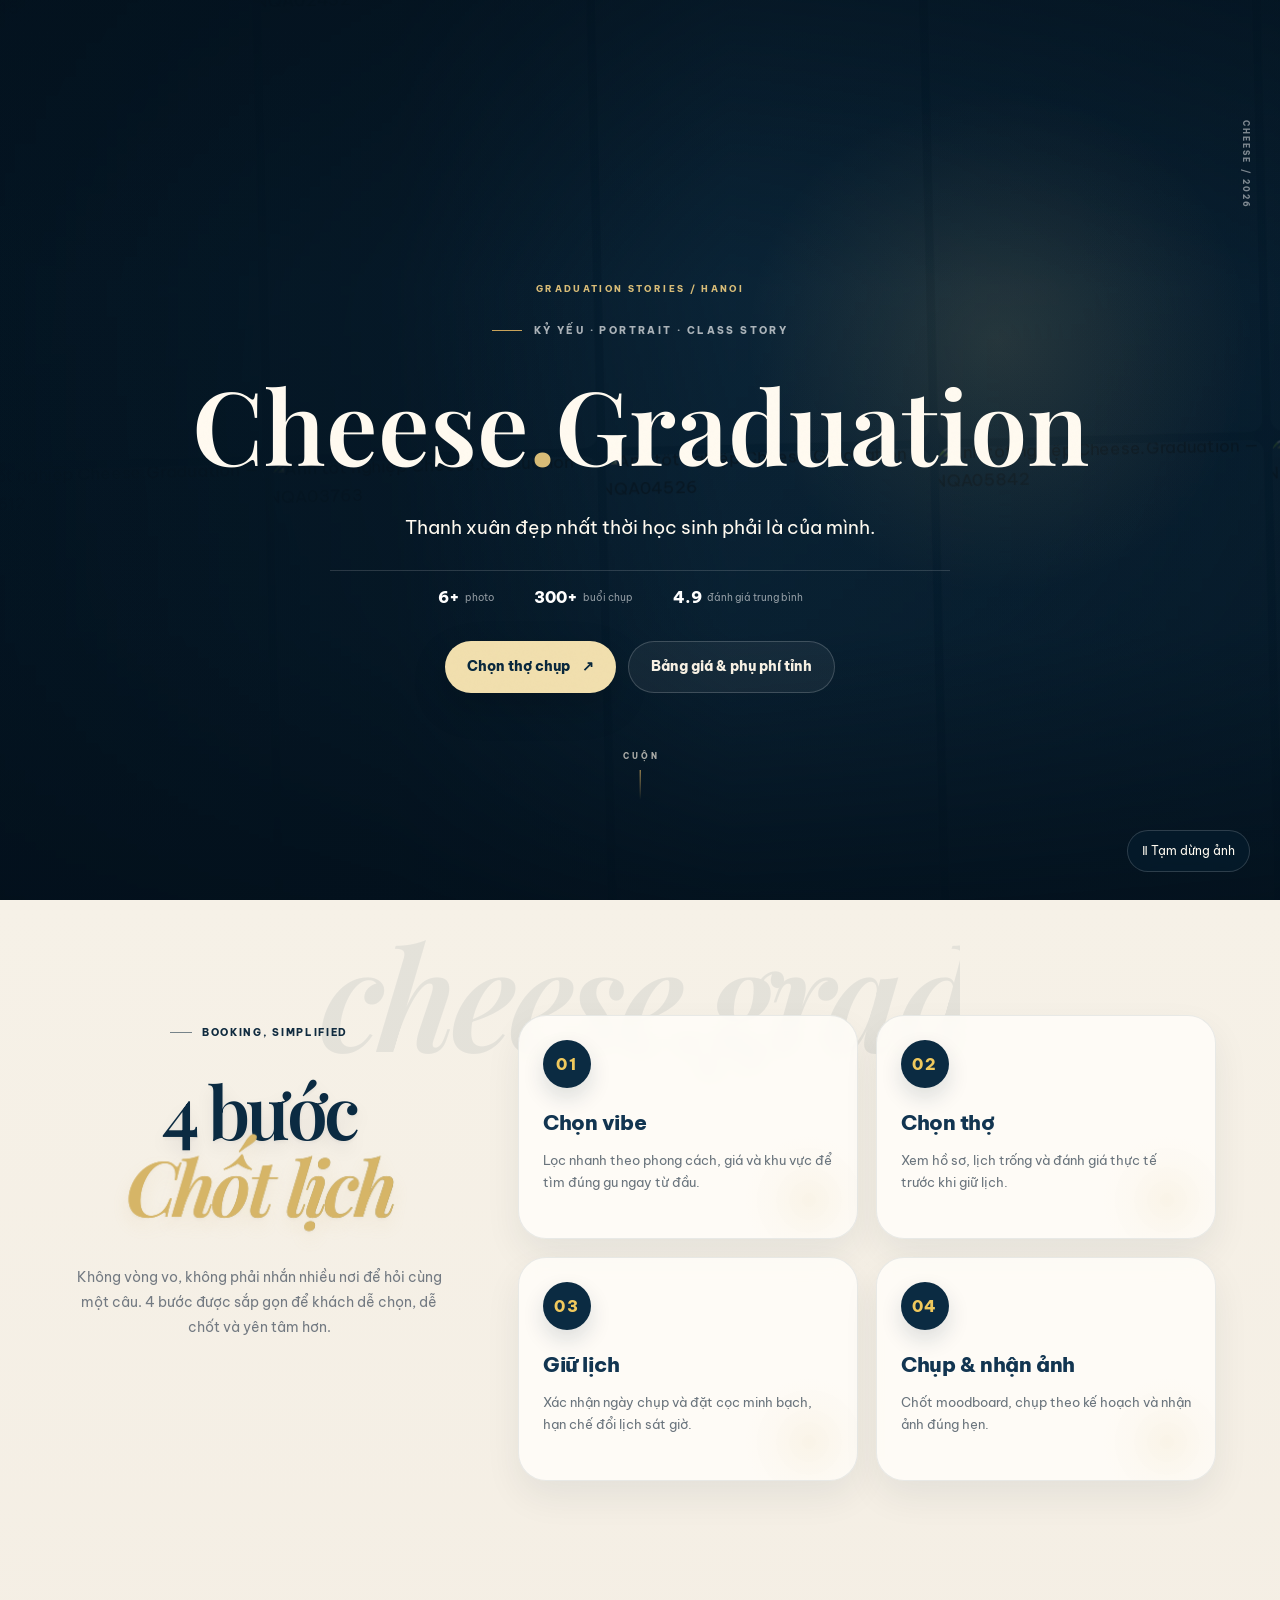
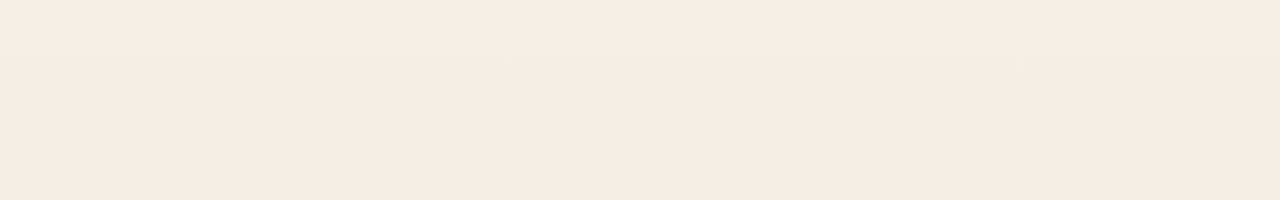
<file: preview.html>
<!DOCTYPE html>

<html lang="vi">
<head>
<meta charset="utf-8"/>
<meta content="width=device-width,initial-scale=1,viewport-fit=cover" name="viewport"/>
<meta content="Cheese.graduation — chụp ảnh tốt nghiệp cá nhân và nhóm theo vibe, portfolio và ngân sách." name="description">
<title>Cheese.graduation — Tốt nghiệp cá nhân &amp; nhóm theo đúng chất của bạn</title>



<link href="assets/css/index/01-core.css" rel="stylesheet"/>
<link href="assets/css/index/02-motion-layout.css" rel="stylesheet"/>
<link href="assets/css/index/03-profile-directory.css" rel="stylesheet"/>
<link href="assets/css/index/04-booking.css" rel="stylesheet"/>
<link href="assets/css/index/05-polish.css" rel="stylesheet"/>
<link href="assets/css/index/06-mobile-optimized.css" rel="stylesheet"/>
<link href="assets/css/index/07-real-work-smooth-fix.css" rel="stylesheet"/>
<link href="assets/css/index/08-library-nav.css" rel="stylesheet"/>
<link href="assets/css/shared/typography.css" rel="stylesheet"/>
<link href="assets/css/index/09-welcome.css" rel="stylesheet"/>
<link href="assets/css/index/10-visual-refresh.css" rel="stylesheet"/>
<link href="assets/css/shared/premium-2026.css" rel="stylesheet"/>
<link href="assets/css/index/11-premium-editorial.css" rel="stylesheet"/>
</meta><style>body{padding-top:0!important}.process{min-height:100vh}.section-pad{padding-top:80px!important;padding-bottom:80px!important}</style></head>
<body class="page-home">

<div class="grain"></div>

<main id="top">
<section aria-label="Cheese.Graduation" class="cheese-motion-hero">
<div aria-hidden="true" class="hero-photo-stage">
<div class="hero-strip hero-strip-top">
<div class="hero-strip-track"><div class="hero-strip-group"><figure class="hero-shot portrait"><img alt="Ảnh tốt nghiệp Cheese.Graduation — NQA02345" data-photo="0" decoding="async" height="2048" width="1365"/></figure><figure class="hero-shot portrait"><img alt="Ảnh tốt nghiệp Cheese.Graduation — NQA02432" data-photo="1" decoding="async" height="2048" width="1365"/></figure><figure class="hero-shot portrait"><img alt="Ảnh tốt nghiệp Cheese.Graduation — NQA02543" data-photo="2" decoding="async" height="2048" width="1365"/></figure><figure class="hero-shot portrait"><img alt="Ảnh tốt nghiệp Cheese.Graduation — NQA03478" data-photo="3" decoding="async" height="2048" width="1365"/></figure><figure class="hero-shot portrait"><img alt="Ảnh tốt nghiệp Cheese.Graduation — NQA03554" data-photo="4" decoding="async" height="2048" width="1365"/></figure><figure class="hero-shot portrait"><img alt="Ảnh tốt nghiệp Cheese.Graduation — NQA03596" data-photo="5" decoding="async" height="2048" width="1365"/></figure><figure class="hero-shot portrait"><img alt="Ảnh tốt nghiệp Cheese.Graduation — NQA03601" data-photo="6" decoding="async" height="2048" width="1365"/></figure></div><div aria-hidden="true" class="hero-strip-group"><figure class="hero-shot portrait"><img alt="Ảnh tốt nghiệp Cheese.Graduation — NQA02345" data-photo="0" decoding="async" height="2048" width="1365"/></figure><figure class="hero-shot portrait"><img alt="Ảnh tốt nghiệp Cheese.Graduation — NQA02432" data-photo="1" decoding="async" height="2048" width="1365"/></figure><figure class="hero-shot portrait"><img alt="Ảnh tốt nghiệp Cheese.Graduation — NQA02543" data-photo="2" decoding="async" height="2048" width="1365"/></figure><figure class="hero-shot portrait"><img alt="Ảnh tốt nghiệp Cheese.Graduation — NQA03478" data-photo="3" decoding="async" height="2048" width="1365"/></figure><figure class="hero-shot portrait"><img alt="Ảnh tốt nghiệp Cheese.Graduation — NQA03554" data-photo="4" decoding="async" height="2048" width="1365"/></figure><figure class="hero-shot portrait"><img alt="Ảnh tốt nghiệp Cheese.Graduation — NQA03596" data-photo="5" decoding="async" height="2048" width="1365"/></figure><figure class="hero-shot portrait"><img alt="Ảnh tốt nghiệp Cheese.Graduation — NQA03601" data-photo="6" decoding="async" height="2048" width="1365"/></figure></div></div>
</div>
<div class="hero-strip hero-strip-bottom">
<div class="hero-strip-track"><div class="hero-strip-group"><figure class="hero-shot portrait"><img alt="Ảnh tốt nghiệp Cheese.Graduation — NQA03612" data-photo="7" decoding="async" height="2048" width="1365"/></figure><figure class="hero-shot portrait"><img alt="Ảnh tốt nghiệp Cheese.Graduation — NQA03763" data-photo="8" decoding="async" height="2048" width="1365"/></figure><figure class="hero-shot portrait"><img alt="Ảnh tốt nghiệp Cheese.Graduation — NQA04526" data-photo="9" decoding="async" height="2048" width="1365"/></figure><figure class="hero-shot portrait"><img alt="Ảnh tốt nghiệp Cheese.Graduation — NQA05842" data-photo="10" decoding="async" height="2048" width="1365"/></figure><figure class="hero-shot portrait"><img alt="Ảnh tốt nghiệp Cheese.Graduation — NQA06495" data-photo="11" decoding="async" height="2048" width="1365"/></figure><figure class="hero-shot portrait"><img alt="Ảnh tốt nghiệp Cheese.Graduation — NQA06994" data-photo="12" decoding="async" height="2048" width="1365"/></figure><figure class="hero-shot portrait"><img alt="Ảnh tốt nghiệp Cheese.Graduation — NQA07232" data-photo="13" decoding="async" height="2048" width="1365"/></figure></div><div aria-hidden="true" class="hero-strip-group"><figure class="hero-shot portrait"><img alt="Ảnh tốt nghiệp Cheese.Graduation — NQA03612" data-photo="7" decoding="async" height="2048" width="1365"/></figure><figure class="hero-shot portrait"><img alt="Ảnh tốt nghiệp Cheese.Graduation — NQA03763" data-photo="8" decoding="async" height="2048" width="1365"/></figure><figure class="hero-shot portrait"><img alt="Ảnh tốt nghiệp Cheese.Graduation — NQA04526" data-photo="9" decoding="async" height="2048" width="1365"/></figure><figure class="hero-shot portrait"><img alt="Ảnh tốt nghiệp Cheese.Graduation — NQA05842" data-photo="10" decoding="async" height="2048" width="1365"/></figure><figure class="hero-shot portrait"><img alt="Ảnh tốt nghiệp Cheese.Graduation — NQA06495" data-photo="11" decoding="async" height="2048" width="1365"/></figure><figure class="hero-shot portrait"><img alt="Ảnh tốt nghiệp Cheese.Graduation — NQA06994" data-photo="12" decoding="async" height="2048" width="1365"/></figure><figure class="hero-shot portrait"><img alt="Ảnh tốt nghiệp Cheese.Graduation — NQA07232" data-photo="13" decoding="async" height="2048" width="1365"/></figure></div></div>
</div>
</div>
<div aria-hidden="true" class="hero-tone"></div>
<div aria-hidden="true" class="hero-vignette"></div>
<div aria-hidden="true" class="hero-sparkles"><i>✦</i><i>✧</i><i>✦</i><i>✧</i></div>
<button aria-pressed="false" class="hero-motion-toggle" type="button">Ⅱ Tạm dừng ảnh</button>
<div class="hero-copy">
<div class="hero-eyebrow"><span></span>KỶ YẾU · PORTRAIT · CLASS STORY<span></span></div>
<h1 aria-label="Cheese.Graduation" class="hero-wordmark"><span class="wordmark-part">Cheese<span class="wordmark-dot">.</span>Graduation</span></h1>
<p class="hero-subtitle">Thanh xuân đẹp nhất thời học sinh phải là của mình.</p>
<div class="hero-stats">
<span><b>6+</b> photo</span>
<span><b>300+</b> buổi chụp</span>
<span><b>4.9</b> đánh giá trung bình</span>
</div>
<div class="hero-cta-row">
<a class="hero-main-btn" href="#photographers">Chọn thợ chụp <span>↗</span></a>
<a class="hero-secondary-btn" href="bang-gia.html">Bảng giá &amp; phụ phí tỉnh</a>
</div>
</div>
<a aria-label="Cuộn xuống" class="hero-scroll" href="#photographers">
<span>CUỘN</span><i></i>
</a>
</section>



<section class="brand-canvas process section-pad" id="process">
<span aria-hidden="true" class="brand-watermark">cheese.graduation</span>
<div class="process-layout">
<div class="process-intro reveal">
<span class="eyebrow">Booking, simplified</span>
<h2>4 bước<br/><em>Chốt lịch</em></h2>
<p>Không vòng vo, không phải nhắn nhiều nơi để hỏi cùng một câu. 4 bước được sắp gọn để khách dễ chọn, dễ chốt và yên tâm hơn.</p>
</div>
<div class="steps">
<article class="step reveal"><span>01</span><h3>Chọn vibe</h3><p>Lọc nhanh theo phong cách, giá và khu vực để tìm đúng gu ngay từ đầu.</p></article>
<article class="step reveal delay-1"><span>02</span><h3>Chọn thợ</h3><p>Xem hồ sơ, lịch trống và đánh giá thực tế trước khi giữ lịch.</p></article>
<article class="step reveal delay-2"><span>03</span><h3>Giữ lịch</h3><p>Xác nhận ngày chụp và đặt cọc minh bạch, hạn chế đổi lịch sát giờ.</p></article>
<article class="step reveal delay-3"><span>04</span><h3>Chụp &amp; nhận ảnh</h3><p>Chốt moodboard, chụp theo kế hoạch và nhận ảnh đúng hẹn.</p></article>
</div>
</div>
</section>


</main>


















</body>
</html>
</file>
<file: assets/css/index/01-core.css>
/* ===== block-01 ===== */
:root {
  --ink: #161713;
  --ink-soft: #25261f;
  --cream: #f0ecdf;
  --paper: #fbf8f0;
  --paper-2: #f7f2e7;
  --lime: #dfff62;
  --lime-soft: #efffc0;
  --warm: #e7c7a6;
  --muted: #716f65;
  --line: rgba(22, 23, 19, 0.14);
  --line-light: rgba(255, 255, 255, 0.14);
  --shadow-sm: 0 12px 30px rgba(27, 25, 20, 0.08);
  --shadow-md: 0 28px 70px rgba(27, 25, 20, 0.14);
  --shadow-lg: 0 40px 110px rgba(27, 25, 20, 0.18);
  --radius: 26px;
  --ease: cubic-bezier(0.2, 0.75, 0.2, 1);
  --max-width: 1480px;
}

* {
  box-sizing: border-box;
}

html {
  scroll-behavior: smooth;
  scroll-padding-top: 110px;
}

body {
  margin: 0;
  background: var(--paper);
  color: var(--ink);
  font-family: "Be Vietnam Pro", sans-serif;
  overflow-x: hidden;
  text-rendering: optimizeLegibility;
  -webkit-font-smoothing: antialiased;
}

body.modal-open,
body.menu-open {
  overflow: hidden;
}

::selection {
  background: var(--lime);
  color: var(--ink);
}

a {
  color: inherit;
  text-decoration: none;
}

button,
input,
select {
  font: inherit;
}

button,
a {
  -webkit-tap-highlight-color: transparent;
}

button:focus-visible,
a:focus-visible,
input:focus-visible,
select:focus-visible {
  outline: 2px solid var(--ink);
  outline-offset: 4px;
}

img {
  display: block;
  max-width: 100%;
}

.grain {
  position: fixed;
  inset: 0;
  pointer-events: none;
  z-index: 999;
  opacity: 0.025;
  mix-blend-mode: multiply;
  background-image: url("data:image/svg+xml,%3Csvg viewBox='0 0 220 220' xmlns='http://www.w3.org/2000/svg'%3E%3Cfilter id='n'%3E%3CfeTurbulence type='fractalNoise' baseFrequency='.92' numOctaves='4' stitchTiles='stitch'/%3E%3C/filter%3E%3Crect width='100%25' height='100%25' filter='url(%23n)' opacity='.72'/%3E%3C/svg%3E");
}

.scroll-progress {
  position: fixed;
  top: 0;
  left: 0;
  z-index: 1000;
  width: 100%;
  height: 3px;
  pointer-events: none;
}

.scroll-progress span {
  display: block;
  width: 100%;
  height: 100%;
  background: var(--lime);
  transform: scaleX(0);
  transform-origin: left center;
  will-change: transform;
}

.section-pad {
  width: 100%;
  padding: 130px max(28px, 6vw);
}

.section-pad > * {
  width: min(100%, var(--max-width));
  margin-left: auto;
  margin-right: auto;
}

/* Navigation */
.nav-wrap {
  position: fixed;
  z-index: 100;
  top: 18px;
  left: 50%;
  transform: translateX(-50%);
  width: min(calc(100% - 40px), 1440px);
  min-height: 70px;
  padding: 0 14px 0 24px;
  display: flex;
  align-items: center;
  justify-content: space-between;
  gap: 24px;
  border: 1px solid rgba(255, 255, 255, 0.52);
  background: rgba(251, 248, 240, 0.72);
  -webkit-backdrop-filter: blur(18px) saturate(130%);
  backdrop-filter: blur(18px) saturate(130%);
  border-radius: 999px;
  box-shadow: 0 10px 34px rgba(25, 23, 18, 0.06);
  transition:
    top 0.35s var(--ease),
    background 0.35s ease,
    box-shadow 0.35s ease,
    border-color 0.35s ease,
    transform 0.35s var(--ease);
}

.nav-wrap.is-scrolled {
  top: 10px;
  background: rgba(251, 248, 240, 0.9);
  border-color: rgba(22, 23, 19, 0.08);
  box-shadow: 0 18px 48px rgba(25, 23, 18, 0.11);
}

.brand {
  display: inline-flex;
  align-items: baseline;
  flex-shrink: 0;
  font-size: 21px;
  font-weight: 800;
  letter-spacing: 0;
}

.brand i {
  font-family: "Playfair Display", serif;
  font-weight: 600;
}

.nav-wrap nav {
  display: flex;
  align-items: center;
  gap: 6px;
}

.nav-wrap nav a {
  position: relative;
  padding: 11px 14px;
  border-radius: 999px;
  color: rgba(22, 23, 19, 0.62);
  font-size: 12px;
  font-weight: 600;
  transition: color 0.2s ease, background 0.2s ease;
}

.nav-wrap nav a:hover,
.nav-wrap nav a.active {
  color: var(--ink);
  background: rgba(22, 23, 19, 0.055);
}

.nav-wrap nav a.active::after {
  content: "";
  position: absolute;
  bottom: 6px;
  left: 50%;
  width: 4px;
  height: 4px;
  border-radius: 50%;
  background: var(--ink);
  transform: translateX(-50%);
}

.nav-cta,
.btn,
.book-btn {
  position: relative;
  isolation: isolate;
  overflow: hidden;
}

.nav-cta::before,
.btn-dark::before,
.book-btn::before {
  content: "";
  position: absolute;
  z-index: -1;
  inset: 0;
  background: var(--lime);
  transform: translateY(105%);
  transition: transform 0.35s var(--ease);
}

.nav-cta:hover::before,
.btn-dark:hover::before,
.book-btn:hover::before {
  transform: translateY(0);
}

.nav-cta:hover,
.btn-dark:hover,
.book-btn:hover {
  color: var(--ink);
}

.nav-cta {
  display: inline-flex;
  align-items: center;
  justify-content: center;
  flex-shrink: 0;
  min-height: 44px;
  padding: 0 18px;
  border-radius: 999px;
  background: var(--ink);
  color: #fff;
  font-size: 12px;
  font-weight: 700;
}

.nav-cta span,
.btn span,
.book-btn span {
  display: inline-block;
  margin-left: 7px;
  transition: transform 0.25s var(--ease);
}

.nav-cta:hover span,
.btn:hover span,
.book-btn:hover span {
  transform: translate(3px, -3px);
}

.mobile-menu-toggle {
  display: none;
  width: 44px;
  height: 44px;
  padding: 0;
  border: 0;
  border-radius: 50%;
  background: var(--ink);
  color: #fff;
  cursor: pointer;
}

.mobile-menu-toggle span,
.mobile-menu-toggle::before,
.mobile-menu-toggle::after {
  content: "";
  display: block;
  width: 17px;
  height: 1.5px;
  margin: 4px auto;
  background: currentColor;
  transition: transform 0.3s var(--ease), opacity 0.2s ease;
}

.mobile-menu-toggle.open span {
  opacity: 0;
}

.mobile-menu-toggle.open::before {
  transform: translateY(5.5px) rotate(45deg);
}

.mobile-menu-toggle.open::after {
  transform: translateY(-5.5px) rotate(-45deg);
}

.mobile-drawer {
  position: fixed;
  z-index: 95;
  inset: 0;
  display: grid;
  place-items: center;
  padding: 110px 24px 40px;
  background: rgba(246, 242, 231, 0.96);
  -webkit-backdrop-filter: blur(18px);
  backdrop-filter: blur(18px);
  opacity: 0;
  visibility: hidden;
  transform: translateY(-12px);
  transition: opacity 0.35s ease, transform 0.35s var(--ease), visibility 0.35s;
}

.mobile-drawer.open {
  opacity: 1;
  visibility: visible;
  transform: none;
}

.mobile-drawer nav {
  display: flex;
  width: min(100%, 520px);
  flex-direction: column;
}

.mobile-drawer a {
  display: flex;
  justify-content: space-between;
  align-items: center;
  padding: 20px 4px;
  border-bottom: 1px solid var(--line);
  font-family: "Playfair Display", serif;
  font-size: clamp(31px, 8vw, 52px);
  line-height: 1.3;
}

.mobile-drawer a::after {
  content: "↗";
  font-family: "Be Vietnam Pro", sans-serif;
  font-size: 18px;
}

/* Common typography */
.eyebrow {
  display: inline-flex;
  align-items: center;
  gap: 10px;
  text-transform: uppercase;
  letter-spacing: 0.19em;
  font-size: 10px;
  font-weight: 800;
}

.eyebrow::before {
  content: "";
  width: 22px;
  height: 1px;
  background: currentColor;
  opacity: 0.55;
}

.hero h1,
.section-head h2,
.gallery-title h2,
.process h2,
.trust h2,
.final-cta h2 {
  margin: 22px 0 30px;
  font-size: clamp(54px, 7.4vw, 118px);
  font-weight: 600;
  line-height: 1.3;
  letter-spacing: 0;
}

.hero h1 em,
.section-head h2 em,
.gallery-title h2 em,
.process h2 em,
.trust h2 em,
.final-cta h2 em {
  font-family: "Playfair Display", serif;
  font-weight: 600;
}

.btn {
  display: inline-flex;
  min-height: 54px;
  align-items: center;
  justify-content: center;
  border: 0;
  border-radius: 999px;
  padding: 0 24px;
  cursor: pointer;
  font-size: 13px;
  font-weight: 700;
  transition: transform 0.25s var(--ease), box-shadow 0.25s ease, color 0.25s ease;
}

.btn:active,
.book-btn:active {
  transform: scale(0.98);
}

.btn-dark {
  background: var(--ink);
  color: #fff;
  box-shadow: 0 12px 26px rgba(22, 23, 19, 0.16);
}

.btn-dark:hover {
  box-shadow: 0 18px 34px rgba(22, 23, 19, 0.2);
}

.text-link {
  display: inline-flex;
  align-items: center;
  gap: 9px;
  padding: 7px 0;
  border-bottom: 1px solid var(--ink);
  font-size: 13px;
  font-weight: 700;
}

.text-link span {
  transition: transform 0.25s var(--ease);
}

.text-link:hover span {
  transform: translateX(5px);
}

/* Hero */
.hero {
  position: relative;
  min-height: 100svh;
  display: grid;
  grid-template-columns: 1.05fr 0.95fr;
  gap: clamp(40px, 6vw, 110px);
  align-items: center;
  padding-top: 145px;
  overflow: hidden;
  background:
    radial-gradient(circle at 8% 24%, rgba(255, 255, 255, 0.98) 0, transparent 29%),
    radial-gradient(circle at 78% 70%, rgba(223, 255, 98, 0.18) 0, transparent 24%),
    var(--paper);
}

.hero::before {
  content: "2026";
  position: absolute;
  right: -0.035em;
  bottom: -0.21em;
  color: rgba(22, 23, 19, 0.025);
  font-size: min(31vw, 450px);
  font-weight: 800;
  letter-spacing: 0;
  line-height: 1.3;
  pointer-events: none;
}

.hero-copy {
  position: relative;
  z-index: 2;
}

.hero-copy > p {
  max-width: 585px;
  color: var(--muted);
  font-size: clamp(15px, 1.3vw, 18px);
  line-height: 1.75;
}

.hero-actions {
  display: flex;
  align-items: center;
  gap: 28px;
  margin: 40px 0 62px;
}

.trust-row {
  display: flex;
  gap: clamp(24px, 4vw, 52px);
}

.trust-row div {
  position: relative;
  display: flex;
  flex-direction: column;
  gap: 4px;
}

.trust-row div:not(:last-child)::after {
  content: "";
  position: absolute;
  top: 3px;
  right: calc(clamp(24px, 4vw, 52px) / -2);
  width: 1px;
  height: 38px;
  background: var(--line);
}

.trust-row b {
  font-size: 22px;
  letter-spacing: 0;
}

.trust-row span {
  color: var(--muted);
  font-size: 9px;
  font-weight: 700;
  letter-spacing: 0.1em;
  text-transform: uppercase;
}

.hero-visual {
  position: relative;
  min-height: 680px;
  display: flex;
  align-items: center;
  justify-content: center;
  perspective: 1200px;
}

.hero-visual::before,
.hero-visual::after {
  content: "";
  position: absolute;
  pointer-events: none;
  border-radius: 50%;
}

.hero-visual::before {
  width: 82%;
  aspect-ratio: 1;
  border: 1px solid rgba(22, 23, 19, 0.1);
}

.hero-visual::after {
  width: 48%;
  aspect-ratio: 1;
  background: var(--lime);
  filter: blur(80px);
  opacity: 0.15;
}

.photo-frame {
  overflow: hidden;
  border-radius: 240px 240px 30px 30px;
}

.main-photo {
  position: relative;
  z-index: 2;
  width: min(520px, 84%);
  height: 665px;
  border: 8px solid rgba(255, 255, 255, 0.62);
  box-shadow: var(--shadow-lg);
  transform-style: preserve-3d;
  transition: transform 0.35s var(--ease);
}

.main-photo::after {
  content: "";
  position: absolute;
  inset: 0;
  background: linear-gradient(180deg, transparent 58%, rgba(12, 12, 9, 0.18));
  pointer-events: none;
}

.main-photo img {
  width: 100%;
  height: 100%;
  object-fit: cover;
  filter: saturate(0.84) contrast(1.03);
  transform: scale(1.04);
  transition: transform 1s var(--ease), filter 0.5s ease;
}

.hero-visual:hover .main-photo img {
  transform: scale(1.075);
  filter: saturate(0.95) contrast(1.03);
}

.photo-label {
  position: absolute;
  z-index: 2;
  bottom: 20px;
  left: 20px;
  padding: 10px 14px;
  border: 1px solid rgba(255, 255, 255, 0.65);
  border-radius: 999px;
  background: rgba(251, 248, 240, 0.84);
  -webkit-backdrop-filter: blur(10px);
  backdrop-filter: blur(10px);
  font-size: 9px;
  font-weight: 800;
  letter-spacing: 0.14em;
  text-transform: uppercase;
}

.floating-card {
  position: absolute;
  z-index: 4;
  display: flex;
  align-items: center;
  gap: 12px;
  padding: 14px 15px;
  border: 1px solid rgba(255, 255, 255, 0.72);
  border-radius: 18px;
  background: rgba(255, 255, 255, 0.86);
  -webkit-backdrop-filter: blur(18px) saturate(130%);
  backdrop-filter: blur(18px) saturate(130%);
  box-shadow: var(--shadow-sm);
}

.floating-card small {
  display: block;
  margin-bottom: 3px;
  color: var(--muted);
  font-size: 9px;
}

.floating-card strong {
  font-size: 11px;
}

.fc-top {
  top: 16%;
  left: -3%;
  animation: float-a 5s ease-in-out infinite;
}

.fc-top > b {
  padding: 8px 9px;
  border-radius: 10px;
  background: var(--lime);
  font-size: 10px;
}

.fc-bottom {
  right: -2%;
  bottom: 15%;
  animation: float-b 6.4s ease-in-out infinite;
}

.avatar {
  width: 35px;
  height: 35px;
  flex: 0 0 auto;
  border-radius: 50%;
  background:
    radial-gradient(circle at 54% 34%, #d5bca7 0 13%, transparent 14%),
    linear-gradient(135deg, #292a24, #ad957b);
  box-shadow: inset 0 0 0 1px rgba(255, 255, 255, 0.34);
}

.status-dot {
  width: 9px;
  height: 9px;
  border-radius: 50%;
  background: #64c969;
  box-shadow: 0 0 0 5px rgba(100, 201, 105, 0.13);
  animation: pulse 2s ease-out infinite;
}

@keyframes float-a {
  0%, 100% { transform: translate3d(0, 0, 0) rotate(-1deg); }
  50% { transform: translate3d(0, -10px, 0) rotate(1deg); }
}

@keyframes float-b {
  0%, 100% { transform: translate3d(0, 0, 0) rotate(1deg); }
  50% { transform: translate3d(0, 8px, 0) rotate(-1deg); }
}

@keyframes pulse {
  0% { box-shadow: 0 0 0 0 rgba(100, 201, 105, 0.35); }
  70% { box-shadow: 0 0 0 8px rgba(100, 201, 105, 0); }
  100% { box-shadow: 0 0 0 0 rgba(100, 201, 105, 0); }
}

/* Ticker */
.ticker {
  position: relative;
  overflow: hidden;
  padding: 17px 0;
  background: var(--ink);
  color: #fff;
}

.ticker::before,
.ticker::after {
  content: "";
  position: absolute;
  z-index: 2;
  top: 0;
  bottom: 0;
  width: 80px;
  pointer-events: none;
}

.ticker::before {
  left: 0;
  background: linear-gradient(90deg, var(--ink), transparent);
}

.ticker::after {
  right: 0;
  background: linear-gradient(-90deg, var(--ink), transparent);
}

.ticker-track {
  display: flex;
  width: max-content;
  gap: 31px;
  align-items: center;
  animation: ticker 28s linear infinite;
  font-size: 10px;
  font-weight: 700;
  letter-spacing: 0.22em;
}

.ticker-track i {
  color: var(--lime);
  font-style: normal;
}

@keyframes ticker {
  to { transform: translateX(-45%); }
}

/* Photographer section */
.photographers {
  position: relative;
  background: var(--cream);
}

.photographers::before {
  content: "";
  position: absolute;
  top: 7%;
  right: -10vw;
  width: 30vw;
  height: 30vw;
  border-radius: 50%;
  background: rgba(223, 255, 98, 0.26);
  filter: blur(100px);
  pointer-events: none;
}

.section-head {
  position: relative;
  display: grid;
  grid-template-columns: 1.25fr 0.75fr;
  gap: clamp(40px, 7vw, 120px);
  align-items: end;
}

.section-head h2,
.gallery-title h2,
.process h2,
.trust h2,
.final-cta h2 {
  font-size: clamp(48px, 6.1vw, 92px);
}

.section-head > p {
  max-width: 520px;
  margin-bottom: 30px;
  color: var(--muted);
  font-size: 16px;
  line-height: 1.75;
}

.filters {
  position: relative;
  z-index: 2;
  display: flex;
  gap: 9px;
  flex-wrap: wrap;
  margin: 54px auto 32px;
}

.filter {
  display: inline-flex;
  align-items: center;
  gap: 8px;
  min-height: 42px;
  padding: 0 15px;
  border: 1px solid var(--line);
  border-radius: 999px;
  background: rgba(251, 248, 240, 0.2);
  color: var(--ink);
  cursor: pointer;
  font-size: 11px;
  font-weight: 700;
  transition: all 0.25s var(--ease);
}

.filter:hover {
  border-color: rgba(22, 23, 19, 0.36);
  background: rgba(251, 248, 240, 0.58);
  transform: translateY(-1px);
}

.filter.active {
  border-color: var(--ink);
  background: var(--ink);
  color: #fff;
  box-shadow: 0 8px 20px rgba(22, 23, 19, 0.13);
}

.filter-count {
  min-width: 21px;
  height: 21px;
  display: inline-grid;
  place-items: center;
  padding: 0 5px;
  border-radius: 999px;
  background: rgba(22, 23, 19, 0.08);
  font-size: 9px;
}

.filter.active .filter-count {
  background: var(--lime);
  color: var(--ink);
}

.photographer-grid {
  position: relative;
  display: grid;
  grid-template-columns: repeat(4, minmax(0, 1fr));
  gap: 18px;
}

.photographer-card {
  --mx: 50%;
  --my: 30%;
  position: relative;
  min-width: 0;
  overflow: hidden;
  border: 1px solid rgba(22, 23, 19, 0.08);
  border-radius: 24px;
  background: rgba(251, 248, 240, 0.9);
  box-shadow: 0 8px 26px rgba(22, 23, 19, 0.035);
  transition:
    transform 0.45s var(--ease),
    box-shadow 0.45s var(--ease),
    border-color 0.3s ease,
    opacity 0.25s ease;
}

.photographer-card::after {
  content: "";
  position: absolute;
  inset: 0;
  pointer-events: none;
  background: radial-gradient(circle at var(--mx) var(--my), rgba(255, 255, 255, 0.45), transparent 24%);
  opacity: 0;
  transition: opacity 0.3s ease;
}

.photographer-card:hover {
  transform: translateY(-9px);
  border-color: rgba(22, 23, 19, 0.16);
  box-shadow: 0 30px 70px rgba(22, 23, 19, 0.12);
}

.photographer-card:hover::after {
  opacity: 0.75;
}

.photographer-card.is-leaving {
  opacity: 0;
  transform: scale(0.96) translateY(8px);
}

.photographer-card.hidden {
  display: none;
}

.card-image {
  position: relative;
  height: clamp(300px, 27vw, 390px);
  overflow: hidden;
  background-position: center;
  background-size: cover;
  transform: translateZ(0);
}

.card-image::before {
  content: "";
  position: absolute;
  inset: 0;
  z-index: 1;
  background: linear-gradient(180deg, rgba(10, 10, 8, 0.02) 50%, rgba(10, 10, 8, 0.18) 100%);
  transition: opacity 0.35s ease;
}

.photographer-card:hover .card-image {
  background-size: 106%;
}

.img-1 {
  background-image: var(--cg-photo-0);
}

.img-2 {
  background-image: var(--cg-photo-1);
}

.img-3 {
  background-image: var(--cg-photo-2);
}

.img-4 {
  background-image: var(--cg-photo-3);
}

.badge {
  position: absolute;
  z-index: 2;
  top: 14px;
  left: 14px;
  padding: 8px 11px;
  border-radius: 999px;
  background: var(--lime);
  box-shadow: 0 8px 18px rgba(22, 23, 19, 0.08);
  font-size: 8px;
  font-weight: 800;
  letter-spacing: 0.09em;
  text-transform: uppercase;
}

.badge.neutral {
  background: rgba(251, 248, 240, 0.88);
  -webkit-backdrop-filter: blur(10px);
  backdrop-filter: blur(10px);
}

.heart {
  position: absolute;
  z-index: 3;
  top: 12px;
  right: 12px;
  width: 40px;
  height: 40px;
  display: grid;
  place-items: center;
  padding: 0;
  border: 1px solid rgba(255, 255, 255, 0.65);
  border-radius: 50%;
  background: rgba(251, 248, 240, 0.84);
  -webkit-backdrop-filter: blur(12px);
  backdrop-filter: blur(12px);
  color: var(--ink);
  cursor: pointer;
  font-size: 20px;
  line-height: 1.3;
  transition: transform 0.25s var(--ease), background 0.25s ease, color 0.25s ease;
}

.heart:hover {
  transform: scale(1.08);
}

.heart.liked {
  background: var(--ink);
  color: var(--lime);
}

.heart.pop {
  animation: heart-pop 0.35s var(--ease);
}

@keyframes heart-pop {
  50% { transform: scale(1.26) rotate(-6deg); }
}

.card-body {
  position: relative;
  z-index: 2;
  padding: 22px;
}

.name-row {
  display: flex;
  justify-content: space-between;
  align-items: flex-start;
  gap: 12px;
}

.name-row small {
  color: var(--muted);
  font-size: 8px;
  font-weight: 700;
  letter-spacing: 0.13em;
}

.name-row h3 {
  margin: 4px 0 0;
  font-family: "Playfair Display", serif;
  font-size: 27px;
  letter-spacing: 0;
}

.rating {
  display: inline-flex;
  align-items: center;
  padding: 6px 9px;
  border: 1px solid var(--line);
  border-radius: 999px;
  white-space: nowrap;
  font-size: 10px;
  font-weight: 800;
}

.card-body > p {
  min-height: 65px;
  margin: 15px 0 0;
  color: var(--muted);
  font-size: 12px;
  line-height: 1.65;
}

.card-meta {
  display: flex;
  gap: 9px 14px;
  flex-wrap: wrap;
  margin-top: 15px;
  padding-top: 15px;
  border-top: 1px solid var(--line);
  font-size: 10px;
}

.available {
  color: #3f8645;
  font-weight: 600;
}

.available.warn {
  color: #9a6426;
}

.book-btn {
  width: 100%;
  min-height: 45px;
  margin-top: 17px;
  padding: 0 15px;
  border: 0;
  border-radius: 13px;
  background: var(--ink);
  color: #fff;
  cursor: pointer;
  font-size: 11px;
  font-weight: 700;
  transition: transform 0.2s var(--ease), color 0.25s ease;
}

/* Gallery */
.gallery {
  position: relative;
  overflow: hidden;
  background: var(--paper);
}

.gallery::before {
  content: "PORTFOLIO";
  position: absolute;
  top: 36%;
  left: -2%;
  color: rgba(22, 23, 19, 0.027);
  font-size: clamp(90px, 16vw, 250px);
  font-weight: 800;
  letter-spacing: 0;
  transform: rotate(-90deg) translateX(-50%);
  transform-origin: left top;
  pointer-events: none;
}

.gallery-title {
  text-align: center;
  max-width: 1050px;
  margin-bottom: 64px;
}

.masonry {
  display: grid;
  grid-template-columns: 1.06fr 0.78fr 1.06fr;
  grid-template-rows: 340px 310px;
  gap: 16px;
}

.masonry figure {
  position: relative;
  margin: 0;
  overflow: hidden;
  border-radius: 24px;
  background: #ddd8cd;
}

.masonry figure::after {
  content: "";
  position: absolute;
  inset: 0;
  background: linear-gradient(180deg, transparent 55%, rgba(12, 12, 10, 0.17));
  pointer-events: none;
}

.masonry img {
  width: 100%;
  height: 100%;
  object-fit: cover;
  transition: transform 0.8s var(--ease), filter 0.5s ease;
}

.masonry figure:hover img {
  transform: scale(1.055);
  filter: saturate(0.9);
}

.masonry figcaption {
  position: absolute;
  z-index: 2;
  left: 14px;
  bottom: 14px;
  padding: 9px 12px;
  border: 1px solid rgba(255, 255, 255, 0.5);
  border-radius: 999px;
  background: rgba(251, 248, 240, 0.84);
  -webkit-backdrop-filter: blur(12px);
  backdrop-filter: blur(12px);
  font-size: 9px;
  font-weight: 700;
}

.g1 {
  grid-row: 1 / 3;
}

.g3 {
  grid-row: 1 / 3;
  grid-column: 3;
}

.gallery-quote {
  position: relative;
  overflow: hidden;
  display: flex;
  flex-direction: column;
  justify-content: center;
  padding: 30px;
  border-radius: 24px;
  background: var(--lime);
}

.gallery-quote::after {
  content: "✦";
  position: absolute;
  right: -18px;
  bottom: -43px;
  color: rgba(22, 23, 19, 0.12);
  font-size: 150px;
  line-height: 1.3;
}

.gallery-quote span {
  font-family: "Playfair Display", serif;
  font-size: 64px;
  line-height: 1.3;
}

.gallery-quote p {
  position: relative;
  z-index: 1;
  margin: 15px 0 0;
  font-family: "Playfair Display", serif;
  font-size: clamp(19px, 1.65vw, 25px);
  line-height: 1.25;
  letter-spacing: 0;
}

/* Process */
.process {
  position: relative;
  display: grid;
  grid-template-columns: 0.78fr 1.22fr;
  gap: clamp(50px, 8vw, 140px);
  background: var(--cream);
}

.process-intro {
  align-self: start;
  position: sticky;
  top: 125px;
}

.process-intro p {
  max-width: 410px;
  color: var(--muted);
  line-height: 1.7;
}

.steps {
  border-top: 1px solid var(--line);
}

.step {
  position: relative;
  display: grid;
  grid-template-columns: 72px 1fr 1.25fr;
  gap: 18px;
  align-items: start;
  padding: 30px 4px;
  border-bottom: 1px solid var(--line);
  transition: padding 0.3s var(--ease), background 0.3s ease;
}

.step::before {
  content: "";
  position: absolute;
  left: 0;
  bottom: -1px;
  width: 0;
  height: 1px;
  background: var(--ink);
  transition: width 0.5s var(--ease);
}

.step:hover::before {
  width: 100%;
}

.step:hover {
  padding-left: 10px;
  padding-right: 10px;
}

.step > span {
  display: inline-flex;
  width: 38px;
  height: 38px;
  align-items: center;
  justify-content: center;
  border: 1px solid var(--line);
  border-radius: 50%;
  font-size: 9px;
  font-weight: 800;
  letter-spacing: 0.1em;
}

.step h3 {
  margin: 7px 0 0;
  font-size: 19px;
  letter-spacing: 0;
}

.step p {
  margin: 6px 0 0;
  color: var(--muted);
  font-size: 12px;
  line-height: 1.7;
}

/* Trust */
.trust {
  background: var(--paper);
}

.trust-panel {
  position: relative;
  overflow: hidden;
  display: grid;
  grid-template-columns: 1fr 1fr;
  gap: clamp(50px, 7vw, 120px);
  padding: clamp(42px, 6vw, 82px);
  border-radius: 36px;
  background: var(--ink);
  color: #fff;
  box-shadow: var(--shadow-md);
}

.trust-panel::before {
  content: "";
  position: absolute;
  top: -170px;
  right: -150px;
  width: 430px;
  height: 430px;
  border: 1px solid rgba(223, 255, 98, 0.28);
  border-radius: 50%;
  box-shadow:
    0 0 0 60px rgba(223, 255, 98, 0.03),
    0 0 0 120px rgba(223, 255, 98, 0.018);
}

.eyebrow.light {
  color: rgba(255, 255, 255, 0.62);
}

.trust-copy,
.trust-features {
  position: relative;
  z-index: 2;
}

.trust h2 {
  margin-bottom: 28px;
}

.trust-copy p {
  max-width: 520px;
  color: rgba(255, 255, 255, 0.56);
  font-size: 14px;
  line-height: 1.75;
}

.trust-features {
  display: grid;
  grid-template-columns: repeat(2, minmax(0, 1fr));
  gap: 12px;
}

.trust-features > div {
  position: relative;
  overflow: hidden;
  min-height: 190px;
  padding: 22px;
  border: 1px solid rgba(255, 255, 255, 0.12);
  border-radius: 20px;
  background: rgba(255, 255, 255, 0.025);
  transition: transform 0.3s var(--ease), background 0.3s ease, border-color 0.3s ease;
}

.trust-features > div:hover {
  transform: translateY(-5px);
  border-color: rgba(223, 255, 98, 0.35);
  background: rgba(255, 255, 255, 0.045);
}

.trust-features span {
  width: 38px;
  height: 38px;
  display: flex;
  align-items: center;
  justify-content: center;
  margin-bottom: 32px;
  border-radius: 50%;
  background: var(--lime);
  color: var(--ink);
  font-weight: 800;
}

.trust-features b {
  font-size: 13px;
}

.trust-features p {
  margin-bottom: 0;
  color: rgba(255, 255, 255, 0.52);
  font-size: 11px;
  line-height: 1.6;
}

/* CTA + footer */
.final-cta {
  position: relative;
  min-height: 660px;
  display: flex;
  flex-direction: column;
  align-items: center;
  justify-content: center;
  overflow: hidden;
  text-align: center;
  background:
    radial-gradient(circle at 50% 50%, #fff 0, rgba(255, 255, 255, 0.72) 23%, transparent 58%),
    var(--paper);
}

.final-cta::before,
.final-cta::after {
  content: "";
  position: absolute;
  border: 1px solid var(--line);
  border-radius: 50%;
  pointer-events: none;
}

.final-cta::before {
  width: min(620px, 82vw);
  aspect-ratio: 1;
}

.final-cta::after {
  width: min(790px, 104vw);
  aspect-ratio: 1;
  opacity: 0.45;
}

.final-cta > * {
  position: relative;
  z-index: 2;
}

.final-cta .btn {
  margin-top: 10px;
}

footer {
  display: grid;
  grid-template-columns: 1fr 1fr;
  gap: 24px;
  align-items: center;
  padding: 54px max(28px, 6vw);
  background: var(--ink);
  color: #fff;
}

.footer-brand {
  font-size: 30px;
}

footer p {
  margin: 0;
  color: rgba(255, 255, 255, 0.52);
  text-align: right;
  font-size: 12px;
}

footer > div {
  display: flex;
  gap: 24px;
  flex-wrap: wrap;
  font-size: 11px;
}

footer > div a {
  color: rgba(255, 255, 255, 0.72);
  transition: color 0.2s ease;
}

footer > div a:hover {
  color: var(--lime);
}

footer small {
  color: rgba(255, 255, 255, 0.36);
  text-align: right;
}

/* Booking modal */
.modal {
  position: fixed;
  z-index: 500;
  inset: 0;
  display: flex;
  align-items: center;
  justify-content: center;
  padding: 20px;
  opacity: 0;
  visibility: hidden;
  transition: opacity 0.28s ease, visibility 0.28s;
}

.modal.open {
  opacity: 1;
  visibility: visible;
}

.modal-backdrop {
  position: absolute;
  inset: 0;
  background: rgba(10, 10, 8, 0.62);
  -webkit-backdrop-filter: blur(8px);
  backdrop-filter: blur(8px);
}

.modal-panel {
  position: relative;
  z-index: 1;
  width: min(540px, 100%);
  max-height: min(760px, calc(100svh - 40px));
  overflow: auto;
  padding: 38px;
  border: 1px solid rgba(255, 255, 255, 0.6);
  border-radius: 28px;
  background: var(--paper);
  box-shadow: 0 44px 120px rgba(0, 0, 0, 0.3);
  transform: translateY(24px) scale(0.975);
  transition: transform 0.38s var(--ease);
}

.modal.open .modal-panel {
  transform: none;
}

.modal-close {
  position: absolute;
  top: 16px;
  right: 16px;
  width: 38px;
  height: 38px;
  padding: 0;
  border: 1px solid var(--line);
  border-radius: 50%;
  background: transparent;
  cursor: pointer;
  font-size: 24px;
  line-height: 1.3;
  transition: transform 0.25s ease, background 0.25s ease;
}

.modal-close:hover {
  transform: rotate(90deg);
  background: rgba(22, 23, 19, 0.05);
}

.modal-panel h3 {
  margin: 17px 44px 10px 0;
  font-family: "Playfair Display", serif;
  font-size: clamp(30px, 5vw, 41px);
  line-height: 1.3;
  letter-spacing: 0;
}

.modal-panel h3 span {
  text-decoration: underline;
  text-decoration-thickness: 0.08em;
  text-decoration-color: var(--lime);
  text-underline-offset: 0.1em;
}

.modal-panel > p {
  color: var(--muted);
  font-size: 12px;
  line-height: 1.65;
}

.modal form {
  display: grid;
  gap: 13px;
  margin-top: 25px;
}

.modal label {
  display: grid;
  gap: 8px;
  font-size: 9px;
  font-weight: 800;
  letter-spacing: 0.1em;
  text-transform: uppercase;
}

.modal input,
.modal select {
  width: 100%;
  height: 50px;
  padding: 0 14px;
  border: 1px solid var(--line);
  border-radius: 13px;
  outline: none;
  background: #fff;
  color: var(--ink);
  transition: border-color 0.2s ease, box-shadow 0.2s ease;
}

.modal input:focus,
.modal select:focus {
  border-color: var(--ink);
  box-shadow: 0 0 0 3px rgba(22, 23, 19, 0.07);
}

.success {
  display: none;
  margin-top: 14px;
  padding: 14px;
  border: 1px solid rgba(65, 138, 69, 0.18);
  border-radius: 13px;
  background: #e8f6df;
  color: #326a36;
  font-size: 12px;
}

.success.show {
  display: block;
  animation: slide-in 0.35s var(--ease);
}

@keyframes slide-in {
  from { opacity: 0; transform: translateY(8px); }
  to { opacity: 1; transform: none; }
}

/* Toast */
.toast-stack {
  position: fixed;
  z-index: 700;
  right: 18px;
  bottom: 18px;
  display: grid;
  gap: 9px;
  pointer-events: none;
}

.toast {
  min-width: min(340px, calc(100vw - 36px));
  padding: 13px 15px;
  border: 1px solid rgba(255, 255, 255, 0.5);
  border-radius: 14px;
  background: rgba(22, 23, 19, 0.92);
  -webkit-backdrop-filter: blur(14px);
  backdrop-filter: blur(14px);
  color: #fff;
  box-shadow: var(--shadow-md);
  font-size: 11px;
  transform: translateY(14px);
  opacity: 0;
  transition: opacity 0.25s ease, transform 0.3s var(--ease);
}

.toast.show {
  transform: none;
  opacity: 1;
}

.toast b {
  color: var(--lime);
}

/* Reveal */
.reveal {
  opacity: 0;
  transform: translateY(26px);
  transition: opacity 0.75s ease, transform 0.75s var(--ease);
}

.reveal.visible {
  opacity: 1;
  transform: none;
}

.delay-1 { transition-delay: 0.08s; }
.delay-2 { transition-delay: 0.16s; }
.delay-3 { transition-delay: 0.24s; }

/* Tablet */
@media (max-width: 1120px) {
  .nav-wrap nav {
    display: none;
  }

  .mobile-menu-toggle {
    display: block;
  }

  .nav-cta {
    margin-left: auto;
  }

  .hero {
    grid-template-columns: 1fr;
    min-height: auto;
    gap: 52px;
  }

  .hero-copy {
    padding-top: 40px;
  }

  .hero-copy > p {
    max-width: 670px;
  }

  .hero-visual {
    min-height: 640px;
  }

  .main-photo {
    height: 600px;
  }

  .fc-top {
    left: 6%;
  }

  .fc-bottom {
    right: 7%;
  }

  .section-head,
  .process,
  .trust-panel {
    grid-template-columns: 1fr;
  }

  .process-intro {
    position: relative;
    top: 0;
  }

  .photographer-grid {
    grid-template-columns: repeat(2, minmax(0, 1fr));
  }

  .card-image {
    height: 430px;
  }

  .masonry {
    grid-template-columns: 1fr 1fr;
    grid-template-rows: 390px 300px;
  }

  .g1,
  .g3 {
    grid-row: auto;
    grid-column: auto;
  }

  .gallery-quote {
    grid-column: 1 / 3;
  }

  .trust-features {
    grid-template-columns: repeat(2, minmax(0, 1fr));
  }
}

/* Mobile */
@media (max-width: 720px) {
  html {
    scroll-padding-top: 82px;
  }

  .section-pad {
    padding: 92px 20px;
  }

  .nav-wrap {
    top: 10px;
    width: calc(100% - 20px);
    min-height: 60px;
    padding: 0 8px 0 17px;
    gap: 8px;
  }

  .nav-wrap.is-scrolled {
    top: 6px;
  }

  .brand {
    font-size: 18px;
  }

  .nav-cta {
    display: none;
  }

  .mobile-menu-toggle {
    margin-left: auto;
  }

  .hero {
    padding-top: 105px;
    padding-bottom: 68px;
  }

  .hero h1 {
    font-size: clamp(54px, 17vw, 78px);
    line-height: 1.3;
  }

  .hero-copy > p {
    font-size: 14px;
  }

  .hero-actions {
    flex-direction: column;
    align-items: flex-start;
    gap: 18px;
    margin: 31px 0 42px;
  }

  .btn {
    min-height: 51px;
  }

  .trust-row {
    display: grid;
    grid-template-columns: 1fr 1fr;
    gap: 18px 28px;
  }

  .trust-row div::after {
    display: none;
  }

  .hero-visual {
    min-height: 480px;
    margin-top: 4px;
  }

  .main-photo {
    width: 87%;
    height: 470px;
    border-width: 5px;
    border-radius: 180px 180px 24px 24px;
  }

  .fc-top {
    left: -2px;
    top: 12%;
    transform: scale(0.84);
    transform-origin: left center;
    animation: none;
  }

  .fc-bottom {
    right: -5px;
    bottom: 8%;
    transform: scale(0.84);
    transform-origin: right center;
    animation: none;
  }

  .ticker::before,
  .ticker::after {
    width: 32px;
  }

  .section-head h2,
  .gallery-title h2,
  .process h2,
  .trust h2,
  .final-cta h2 {
    font-size: clamp(45px, 13vw, 62px);
  }

  .section-head > p {
    margin: 0;
    font-size: 14px;
  }

  .filters {
    flex-wrap: nowrap;
    width: calc(100% + 40px);
    margin-left: -20px;
    padding: 0 20px 7px;
    overflow-x: auto;
    scrollbar-width: none;
  }

  .filters::-webkit-scrollbar {
    display: none;
  }

  .filter {
    flex: 0 0 auto;
  }

  .photographer-grid {
    grid-template-columns: 1fr;
  }

  .card-image {
    height: min(114vw, 450px);
  }

  .card-body > p {
    min-height: auto;
  }

  .gallery-title {
    margin-bottom: 42px;
  }

  .masonry {
    grid-template-columns: 1fr;
    grid-template-rows: none;
  }

  .masonry figure {
    height: 440px;
  }

  .masonry .g2 {
    height: 330px;
  }

  .gallery-quote {
    grid-column: auto;
    min-height: 230px;
  }

  .process {
    gap: 42px;
  }

  .step {
    grid-template-columns: 50px 1fr;
    gap: 10px 12px;
    padding: 23px 0;
  }

  .step p {
    grid-column: 2;
    margin-top: 0;
  }

  .trust-panel {
    padding: 36px 22px;
    border-radius: 28px;
  }

  .trust-features {
    grid-template-columns: 1fr;
  }

  .trust-features > div {
    min-height: auto;
  }

  .trust-features span {
    margin-bottom: 21px;
  }

  .final-cta {
    min-height: 560px;
  }

  footer {
    grid-template-columns: 1fr;
    padding: 45px 20px;
  }

  footer p,
  footer small {
    text-align: left;
  }

  .modal-panel {
    padding: 31px 20px 22px;
    border-radius: 22px;
  }

  .toast-stack {
    right: 12px;
    bottom: 12px;
  }
}

@media (max-width: 410px) {
  .fc-top {
    left: -24px;
  }

  .fc-bottom {
    right: -26px;
  }

  .floating-card {
    padding: 11px 12px;
  }

  .floating-card strong {
    font-size: 10px;
  }
}

@media (hover: none) {
  .photographer-card:hover,
  .trust-features > div:hover,
  .step:hover {
    transform: none;
  }

  .photographer-card:hover .card-image {
    background-size: cover;
  }
}

@media (prefers-reduced-motion: reduce) {
  *,
  *::before,
  *::after {
    scroll-behavior: auto !important;
    animation-duration: 0.01ms !important;
    animation-iteration-count: 1 !important;
    transition-duration: 0.01ms !important;
  }

  .reveal {
    opacity: 1;
    transform: none;
  }
}



/* ==================================================
   INLINE EXPERIENCE FX — premium interaction layer
   ================================================== */
:root {
  --fx-accent: #d8ff63;
  --fx-ink: #11110f;
}

/* Immediate intro overlay (no external asset required) */
.fx-loader {
  position: fixed;
  inset: 0;
  z-index: 99999;
  display: grid;
  place-items: center;
  background: #f5f1e8;
  transition: opacity .65s cubic-bezier(.2,.75,.2,1), visibility .65s ease;
}
.fx-loader::before {
  content: '';
  position: absolute;
  inset: 0;
  background:
    radial-gradient(circle at 20% 20%, rgba(216,255,99,.42), transparent 28%),
    radial-gradient(circle at 82% 76%, rgba(16,16,14,.08), transparent 32%);
  animation: fxLoaderGlow 2.4s ease-in-out infinite alternate;
}
.fx-loader.is-done { opacity: 0; visibility: hidden; pointer-events: none; }
.fx-loader-inner { position: relative; width: min(76vw, 420px); text-align: center; }
.fx-loader-logo {
  display: inline-flex;
  align-items: baseline;
  font: 700 clamp(2rem, 7vw, 4.8rem)/.9 'Be Vietnam Pro', sans-serif;
  letter-spacing: 0;
  color: var(--fx-ink);
}
.fx-loader-logo i {
  margin-left: .12em;
  font-family: 'Playfair Display', serif;
  font-weight: 600;
  letter-spacing: 0;
}
.fx-loader-line {
  height: 2px;
  margin-top: 24px;
  overflow: hidden;
  background: rgba(17,17,15,.15);
  border-radius: 999px;
}
.fx-loader-line span {
  display: block;
  width: 45%;
  height: 100%;
  background: var(--fx-ink);
  transform: translateX(-110%);
  animation: fxLoaderLine 1.05s cubic-bezier(.65,0,.35,1) infinite;
}
.fx-loader small {
  display: block;
  margin-top: 12px;
  font-size: 10px;
  letter-spacing: .22em;
  text-transform: uppercase;
  opacity: .55;
}
@keyframes fxLoaderLine { 55%,100% { transform: translateX(235%); } }
@keyframes fxLoaderGlow { to { transform: scale(1.06); filter: blur(6px); } }

/* Desktop pointer aura */
.fx-pointer-aura {
  position: fixed;
  left: 0;
  top: 0;
  width: 260px;
  height: 260px;
  z-index: 1;
  pointer-events: none;
  border-radius: 50%;
  background: radial-gradient(circle, rgba(216,255,99,.15) 0%, rgba(216,255,99,.06) 34%, transparent 70%);
  transform: translate3d(-50%, -50%, 0);
  opacity: 0;
  transition: opacity .25s ease;
  will-change: left, top;
}
.fx-pointer-aura.show { opacity: 1; }
main, footer, .nav-wrap { position: relative; z-index: 2; }

/* Animated editorial accent */
.hero h1 em,
.gallery-title h2 em,
.process-intro h2 em,
.final-cta h2 em {
  background: linear-gradient(105deg, currentColor 10%, #7d8157 42%, currentColor 72%);
  background-size: 220% 100%;
  -webkit-background-clip: text;
  background-clip: text;
  color: transparent;
  animation: fxTextSheen 6s ease-in-out infinite;
}
@keyframes fxTextSheen { 0%,30%,100% { background-position: 100% 50%; } 55%,72% { background-position: 0% 50%; } }

/* Gloss pass over key imagery */
.main-photo::after,
.photographer-card .card-image::after {
  content: '';
  position: absolute;
  inset: -45% -70%;
  z-index: 3;
  pointer-events: none;
  background: linear-gradient(115deg, transparent 35%, rgba(255,255,255,.26) 47%, rgba(255,255,255,.04) 54%, transparent 66%);
  transform: translateX(-48%) rotate(4deg);
  transition: transform 1s cubic-bezier(.2,.75,.2,1);
}
.main-photo:hover::after,
.photographer-card:hover .card-image::after { transform: translateX(48%) rotate(4deg); }

/* Magnetic/ripple controls */
.btn, .nav-cta, .book-btn, .filter {
  isolation: isolate;
  overflow: hidden;
}
.fx-ripple {
  position: absolute;
  width: 12px;
  height: 12px;
  border-radius: 999px;
  pointer-events: none;
  z-index: -1;
  background: rgba(255,255,255,.28);
  transform: translate(-50%,-50%) scale(0);
  animation: fxRipple .62s ease-out forwards;
}
.filter .fx-ripple { background: rgba(17,17,15,.14); }
@keyframes fxRipple { to { transform: translate(-50%,-50%) scale(24); opacity: 0; } }

/* Stronger perspective depth, JS supplies transform on fine pointers */
.photographer-card.fx-tilting {
  transition: box-shadow .18s ease, border-color .18s ease;
  box-shadow: 0 26px 70px rgba(20,18,12,.14);
}
.photographer-card { transform-style: preserve-3d; }
.photographer-card .card-body { transform: translateZ(0); }
.photographer-card.fx-tilting .card-body { transform: translateZ(18px); }
.photographer-card.fx-tilting .card-image { transform: translateZ(10px); }

/* Gallery lightbox */
.masonry figure { cursor: zoom-in; }
.masonry figure::before {
  content: 'XEM ẢNH';
  position: absolute;
  right: 14px;
  bottom: 14px;
  z-index: 4;
  padding: 8px 10px;
  border-radius: 999px;
  font-size: 9px;
  font-weight: 700;
  letter-spacing: .12em;
  color: #fff;
  background: rgba(17,17,15,.54);
  backdrop-filter: blur(10px);
  opacity: 0;
  transform: translateY(8px);
  transition: opacity .25s ease, transform .25s ease;
}
.masonry figure:hover::before { opacity: 1; transform: none; }
.fx-lightbox {
  position: fixed;
  inset: 0;
  z-index: 10000;
  display: grid;
  grid-template-rows: 1fr auto;
  padding: clamp(18px, 4vw, 48px);
  background: rgba(12,12,11,.92);
  backdrop-filter: blur(18px);
  opacity: 0;
  visibility: hidden;
  transition: opacity .34s ease, visibility .34s ease;
}
.fx-lightbox.open { opacity: 1; visibility: visible; }
.fx-lightbox-stage { min-height: 0; display: grid; place-items: center; }
.fx-lightbox img {
  display: block;
  max-width: min(1120px, 92vw);
  max-height: 78vh;
  width: auto;
  height: auto;
  object-fit: contain;
  border-radius: 18px;
  box-shadow: 0 28px 90px rgba(0,0,0,.42);
  transform: translateY(14px) scale(.975);
  transition: transform .45s cubic-bezier(.2,.75,.2,1);
}
.fx-lightbox.open img { transform: none; }
.fx-lightbox-meta {
  width: min(1120px, 92vw);
  margin: 18px auto 0;
  display: flex;
  justify-content: space-between;
  gap: 18px;
  color: #fff;
  font-size: 12px;
  letter-spacing: .08em;
  text-transform: uppercase;
}
.fx-lightbox-close {
  position: absolute;
  top: 18px;
  right: 18px;
  width: 46px;
  height: 46px;
  border: 1px solid rgba(255,255,255,.2);
  border-radius: 50%;
  color: white;
  background: rgba(255,255,255,.08);
  font-size: 26px;
  cursor: pointer;
  transition: transform .25s ease, background .25s ease;
}
.fx-lightbox-close:hover { transform: rotate(90deg); background: rgba(255,255,255,.16); }

/* Subtle section spotlight when it enters viewport */
section.fx-section-live::after {
  content: '';
  position: absolute;
  width: min(50vw, 700px);
  aspect-ratio: 1;
  border-radius: 50%;
  right: -22vw;
  top: 12%;
  z-index: -1;
  pointer-events: none;
  background: radial-gradient(circle, rgba(216,255,99,.09), transparent 68%);
  animation: fxSectionPulse 2.4s ease-out both;
}
@keyframes fxSectionPulse { from { opacity: 0; transform: scale(.7); } to { opacity: 1; transform: scale(1); } }

@media (max-width: 780px), (pointer: coarse) {
  .fx-pointer-aura { display: none; }
  .masonry figure::before { opacity: .82; transform: none; }
  .photographer-card.fx-tilting,
  .photographer-card.fx-tilting .card-body,
  .photographer-card.fx-tilting .card-image { transform: none !important; }
}

@media (prefers-reduced-motion: reduce) {
  .fx-loader::before,
  .fx-loader-line span,
  .hero h1 em,
  .gallery-title h2 em,
  .process-intro h2 em,
  .final-cta h2 em,
  section.fx-section-live::after { animation: none !important; }
  .main-photo::after,
  .photographer-card .card-image::after { display: none; }
}

/* ===== cheese-brand-overrides ===== */
:root {
      --ink: #263d52;
      --ink-soft: #314c64;
      --cream: #ebe2d1;
      --paper: #f5eddf;
      --paper-2: #eee3d1;
      --lime: #d9a20d;
      --lime-soft: #f7e6a1;
      --warm: #ead1ad;
      --muted: #6d716f;
      --pink: #d82479;
      --line: rgba(38, 61, 82, 0.14);
    }

    body {
      background: var(--paper);
    }

    .nav-wrap {
      background: rgba(245, 237, 223, 0.82);
      border-color: rgba(38, 61, 82, 0.09);
    }

    .nav-wrap.is-scrolled {
      background: rgba(245, 237, 223, 0.94);
    }

    .brand-logo {
      width: clamp(155px, 13vw, 210px);
      height: 54px;
      display: inline-flex;
      align-items: center;
      overflow: visible;
      letter-spacing: 0;
    }

    .brand-logo img {
      width: 100%;
      height: 100%;
      object-fit: contain;
      object-position: left center;
      filter: drop-shadow(0 2px 0 rgba(255,255,255,.28));
    }

    .footer-brand {
      width: min(250px, 70vw);
      height: 82px;
    }

    .fx-loader {
      background: #ebe2d1;
    }

    .fx-loader-logo {
      width: min(430px, 78vw);
      margin: 0 auto 18px;
    }

    .fx-loader-logo img {
      width: 100%;
      height: auto;
      display: block;
    }

    .fx-loader-inner small {
      color: rgba(38,61,82,.55);
      letter-spacing: .2em;
    }

    .fx-loader-line span,
    .scroll-progress span {
      background: linear-gradient(90deg, var(--ink), var(--lime), var(--pink));
    }

    .hero {
      grid-template-columns: minmax(0, .82fr) minmax(560px, 1.18fr);
      gap: clamp(32px, 4.5vw, 84px);
      min-height: 100svh;
      padding-top: 132px;
      padding-bottom: 58px;
      background:
        radial-gradient(circle at 10% 18%, rgba(255,255,255,.72) 0, transparent 30%),
        radial-gradient(circle at 73% 58%, rgba(216,36,121,.075) 0, transparent 24%),
        radial-gradient(circle at 88% 18%, rgba(217,162,13,.12) 0, transparent 23%),
        var(--paper);
    }

    .hero::before {
      content: "CHEESE";
      right: -.04em;
      bottom: -.11em;
      color: rgba(38,61,82,.027);
      font-size: min(19vw, 290px);
      letter-spacing: 0;
    }

    .hero-copy {
      max-width: 690px;
    }

    .hero h1 {
      color: var(--ink);
    }

    .hero h1 em,
    .section-head h2 em,
    .gallery-title h2 em,
    .process-intro h2 em,
    .final-cta h2 em {
      color: var(--ink);
      text-decoration-color: var(--lime);
    }

    .hero .eyebrow::before,
    .section-head .eyebrow::before {
      background: var(--pink);
    }

    .hero-actions {
      margin-bottom: 54px;
    }

    .btn-dark,
    .nav-cta,
    .book-btn {
      background: var(--ink);
      color: #fffaf1;
    }

    .nav-cta::before,
    .btn-dark::before,
    .book-btn::before {
      background: var(--lime);
    }

    .nav-cta:hover,
    .btn-dark:hover,
    .book-btn:hover {
      color: var(--ink);
    }

    /* Continuous hero photo wall */
    .hero-reels-wrap {
      min-height: 720px;
      height: min(76vh, 760px);
      display: block;
      perspective: none;
      overflow: visible;
    }

    .hero-reels-wrap::before,
    .hero-reels-wrap::after {
      display: none;
    }

    .hero-reels {
      position: relative;
      width: 100%;
      height: 100%;
      display: grid;
      grid-template-columns: repeat(3, minmax(0, 1fr));
      gap: 15px;
      overflow: hidden;
      padding: 0;
      border-radius: 36px;
      background: rgba(255,255,255,.3);
      border: 1px solid rgba(38,61,82,.08);
      box-shadow: 0 34px 100px rgba(38,61,82,.15);
      transform: rotate(1.1deg);
      isolation: isolate;
    }

    .hero-reels::before,
    .hero-reels::after {
      content: "";
      position: absolute;
      z-index: 6;
      left: 0;
      right: 0;
      height: 90px;
      pointer-events: none;
    }

    .hero-reels::before {
      top: 0;
      background: linear-gradient(to bottom, var(--paper), transparent);
    }

    .hero-reels::after {
      bottom: 0;
      background: linear-gradient(to top, var(--paper), transparent);
    }

    .hero-reel {
      min-width: 0;
      overflow: hidden;
    }

    .hero-reel:nth-child(2) {
      margin-top: -92px;
      margin-bottom: -92px;
    }

    .hero-reel-track {
      display: flex;
      flex-direction: column;
      gap: 14px;
      will-change: transform;
      animation: cheese-reel-up 25s linear infinite;
    }

    .hero-reel-2 .hero-reel-track {
      animation-duration: 31s;
      animation-direction: reverse;
    }

    .hero-reel-3 .hero-reel-track {
      animation-duration: 28s;
    }

    .hero-reel-group {
      display: flex;
      flex-direction: column;
      gap: 14px;
      flex-shrink: 0;
    }

    .reel-card {
      position: relative;
      margin: 0;
      height: clamp(245px, 31vh, 330px);
      overflow: hidden;
      border-radius: 22px;
      background: #ded4c5;
      box-shadow: 0 14px 34px rgba(38,61,82,.11);
    }

    .hero-reel:nth-child(2) .reel-card:nth-child(even),
    .hero-reel:nth-child(3) .reel-card:nth-child(odd) {
      height: clamp(210px, 27vh, 285px);
    }

    .reel-card img {
      width: 100%;
      height: 100%;
      object-fit: cover;
      filter: saturate(.86) contrast(1.02) sepia(.035);
      transform: scale(1.025);
      transition: filter .5s ease, transform .7s var(--ease);
    }

    .hero-reels:hover .hero-reel-track {
      animation-play-state: paused;
    }

    .hero-reels:hover .reel-card:hover img {
      filter: saturate(1) contrast(1.04);
      transform: scale(1.08);
    }

    .hero-reels-badge {
      position: absolute;
      z-index: 8;
      top: 50%;
      left: 50%;
      transform: translate(-50%, -50%) rotate(-4deg);
      min-width: 166px;
      padding: 15px 18px 13px;
      border: 1px solid rgba(255,255,255,.75);
      border-radius: 18px;
      background: rgba(245,237,223,.88);
      backdrop-filter: blur(16px) saturate(130%);
      box-shadow: 0 18px 48px rgba(38,61,82,.18);
      text-align: center;
      pointer-events: none;
    }

    .hero-reels-badge span {
      display: block;
      color: var(--ink);
      font-size: 11px;
      font-weight: 800;
      letter-spacing: .2em;
    }

    .hero-reels-badge b {
      display: inline-block;
      margin-top: 1px;
      color: var(--pink);
      font-family: "Playfair Display", serif;
      font-style: italic;
      font-size: 22px;
      font-weight: 600;
    }

    .hero-reels-badge i {
      margin-left: 5px;
      color: var(--lime);
      font-style: normal;
    }

    @keyframes cheese-reel-up {
      from { transform: translateY(0); }
      to { transform: translateY(calc(-50% - 7px)); }
    }

    .ticker {
      background: var(--ink);
      color: #fffaf1;
    }

    .ticker i {
      color: var(--pink);
    }

    .filters button.active,
    .filters button:hover {
      background: var(--ink);
      color: #fff;
      border-color: var(--ink);
    }

    .favorite.active {
      color: var(--pink);
    }

    .status-dot,
    .trust-list li::before {
      background: var(--pink);
    }

    @media (max-width: 1180px) {
      .hero {
        grid-template-columns: .9fr 1.1fr;
        gap: 30px;
      }
      .hero-reels-wrap {
        min-height: 620px;
        height: 650px;
      }
      .brand-logo {
        width: 165px;
      }
    }

    @media (max-width: 900px) {
      .hero {
        grid-template-columns: 1fr;
        min-height: auto;
        padding-top: 140px;
        gap: 56px;
      }
      .hero-copy {
        max-width: 760px;
      }
      .hero-reels-wrap {
        width: 100%;
        height: 600px;
        min-height: 0;
      }
      .hero-reels {
        transform: rotate(.6deg);
      }
      .reel-card {
        height: 280px;
      }
      .hero-reel:nth-child(2) .reel-card:nth-child(even),
      .hero-reel:nth-child(3) .reel-card:nth-child(odd) {
        height: 235px;
      }
    }

    @media (max-width: 640px) {
      .brand-logo {
        width: 150px;
        height: 45px;
      }
      .nav-wrap {
        min-height: 62px;
        padding-left: 17px;
      }
      .hero {
        padding-top: 118px;
        gap: 42px;
      }
      .hero-reels-wrap {
        width: calc(100% + 28px);
        margin-left: -14px;
        height: 485px;
      }
      .hero-reels {
        gap: 8px;
        border-radius: 25px;
      }
      .hero-reel-track,
      .hero-reel-group {
        gap: 8px;
      }
      .reel-card,
      .hero-reel:nth-child(2) .reel-card:nth-child(even),
      .hero-reel:nth-child(3) .reel-card:nth-child(odd) {
        height: 190px;
        border-radius: 13px;
      }
      .hero-reel:nth-child(2) {
        margin-top: -52px;
        margin-bottom: -52px;
      }
      .hero-reels-badge {
        min-width: 132px;
        padding: 11px 12px 10px;
        border-radius: 14px;
      }
      .hero-reels-badge b {
        font-size: 18px;
      }
      .hero-reels-badge span {
        font-size: 9px;
      }
      @keyframes cheese-reel-up {
        from { transform: translateY(0); }
        to { transform: translateY(calc(-50% - 4px)); }
      }
    }

    @media (prefers-reduced-motion: reduce) {
      .hero-reel-track {
        animation: none !important;
      }
      .hero-reels {
        transform: none;
      }
    }

/* ===== block-03 ===== */
/* =========================================================
   Cheese.graduation v3 — horizontal reels + compact crew cards
   ========================================================= */
.cheese-hero-v3{
  display:block!important;
  width:100%!important;
  max-width:none!important;
  padding:118px 0 0!important;
  background:linear-gradient(180deg,#15130f 0%,#090909 68%,#090909 100%)!important;
  color:#fff!important;
  overflow:hidden;
  min-height:auto!important;
}
.cheese-hero-v3::before{display:none!important}
.cheese-hero-v3 .hero-copy{
  width:min(860px,calc(100% - 40px));
  max-width:860px!important;
  margin:0 auto 34px!important;
  padding:0!important;
  text-align:center;
  position:relative;
  z-index:2;
}
.cheese-hero-v3 .eyebrow{color:#f0c928!important;justify-content:center;font-size:11px;letter-spacing:.16em}
.cheese-hero-v3 .eyebrow::before{background:#f0c928!important}
.cheese-hero-v3 h1{font-size:clamp(42px,5.3vw,82px)!important;line-height:1.3!important;letter-spacing:0!important;color:#fff!important;margin:16px 0 18px!important}
.cheese-hero-v3 h1 em{color:#f0c928!important;font-style:normal!important;background:none!important}
.cheese-hero-v3 .hero-copy>p{max-width:690px!important;margin:0 auto!important;color:rgba(255,255,255,.7)!important;font-size:clamp(15px,1.35vw,18px)!important;line-height:1.65!important}
.hero-pills{display:flex;flex-wrap:wrap;justify-content:center;gap:8px;margin:22px 0 18px}
.hero-pills span{border:1px solid rgba(255,255,255,.16);background:rgba(255,255,255,.045);border-radius:999px;padding:8px 12px;font-size:12px;color:rgba(255,255,255,.72);backdrop-filter:blur(8px)}
.hero-pills b{color:#fff}
.cheese-hero-v3 .hero-actions{justify-content:center!important;margin-top:14px!important;gap:10px!important}
.btn-light{background:#fff!important;color:#131313!important;border-color:#fff!important;box-shadow:0 8px 30px rgba(255,255,255,.1)!important}
.btn-outline-light{background:transparent!important;color:#fff!important;border:1px solid rgba(255,255,255,.32)!important}
.btn-outline-light:hover{background:#fff!important;color:#111!important}
.cheese-hero-v3 .hero-reels-wrap{width:100vw!important;max-width:none!important;margin:0!important;padding:0 0 28px!important;transform:none!important;position:relative!important;left:50%!important;right:50%!important;margin-left:-50vw!important;margin-right:-50vw!important;min-height:0!important}
.cheese-hero-v3 .hero-reels{display:flex!important;flex-direction:column!important;gap:8px!important;width:100%!important;height:auto!important;padding:0!important;overflow:hidden!important;background:#090909!important;border-radius:0!important;box-shadow:none!important}
.cheese-hero-v3 .hero-reels::before,.cheese-hero-v3 .hero-reels::after{display:none!important}
.cheese-hero-v3 .hero-reel{width:100%!important;overflow:hidden!important;transform:none!important;opacity:1!important}
.cheese-hero-v3 .hero-reel-track{display:flex!important;width:max-content!important;gap:8px!important;animation:cheeseMarqueeA 43s linear infinite!important;will-change:transform}
.cheese-hero-v3 .hero-reel-2 .hero-reel-track{animation-name:cheeseMarqueeB!important;animation-duration:50s!important}
.cheese-hero-v3 .hero-reel-group{display:flex!important;gap:8px!important;flex:none!important;width:max-content!important}
.cheese-hero-v3 .reel-card{position:relative!important;flex:0 0 210px!important;width:210px!important;height:190px!important;border-radius:10px!important;overflow:hidden!important;background:#171717!important;margin:0!important;box-shadow:none!important;transform:none!important}
.cheese-hero-v3 .reel-card:nth-child(3n+1){flex-basis:280px!important;width:280px!important}
.cheese-hero-v3 .reel-card:nth-child(4n+2){flex-basis:160px!important;width:160px!important}
.cheese-hero-v3 .hero-reel-2 .reel-card{height:205px!important}
.cheese-hero-v3 .reel-card img{width:100%!important;height:100%!important;display:block!important;object-fit:cover!important;filter:saturate(.88) contrast(1.04)!important;transition:transform .7s cubic-bezier(.2,.7,.2,1),filter .4s ease!important}
.cheese-hero-v3 .reel-card:hover img{transform:scale(1.04)!important;filter:saturate(1) contrast(1.02)!important}
.cheese-hero-v3 .hero-reels:hover .hero-reel-track{animation-play-state:paused!important}
@keyframes cheeseMarqueeA{from{transform:translateX(0)}to{transform:translateX(-50%)}}
@keyframes cheeseMarqueeB{from{transform:translateX(-50%)}to{transform:translateX(0)}}

/* Photographer cards inspired by the compact reference card */
.cheese-photographer-grid{grid-template-columns:repeat(4,minmax(0,1fr))!important;gap:18px!important;align-items:start}
.cheese-photographer-card{background:#fff!important;border:1px solid #d7e0e8!important;border-radius:18px!important;overflow:hidden!important;box-shadow:0 8px 30px rgba(14,37,58,.055)!important;padding:0!important;transform:none;min-width:0}
.cheese-photographer-card:hover{transform:translateY(-7px)!important;box-shadow:0 18px 45px rgba(14,37,58,.12)!important;border-color:#bacbd8!important}
.cheese-photographer-card::after{display:none!important}
.cheese-photographer-card .card-image{aspect-ratio:4/5!important;height:auto!important;min-height:0!important;border-radius:17px 17px 0 0!important;background-size:cover!important;background-position:center!important;position:relative!important;overflow:hidden!important;transform:none!important}
.cheese-photographer-card .card-image::after{background:linear-gradient(180deg,rgba(0,0,0,.06),transparent 28%,rgba(0,0,0,.08))!important}
.cheese-photographer-card .badge{top:12px!important;left:12px!important;background:rgba(255,255,255,.94)!important;color:#176c9b!important;border:1px solid rgba(23,108,155,.12)!important;border-radius:7px!important;padding:6px 10px!important;font-size:11px!important;font-weight:800!important;letter-spacing:.08em!important;box-shadow:0 3px 14px rgba(0,0,0,.08)!important}
.cheese-photographer-card .heart{top:11px!important;right:11px!important;background:rgba(255,255,255,.9)!important;color:#16334d!important;width:34px!important;height:34px!important;border-radius:50%!important;opacity:0;transform:translateY(-4px);transition:.25s ease!important}
.cheese-photographer-card:hover .heart{opacity:1;transform:none}
.cheese-photographer-card .card-body{padding:14px 14px 13px!important;transform:none!important}
.cheese-photographer-card h3{font-family:var(--font-display)!important;font-size:26px!important;line-height:1.3!important;margin:0 0 10px!important;color:#102a43!important;letter-spacing:0!important}
.photographer-tags{display:flex;flex-wrap:wrap;gap:6px;margin-bottom:9px}
.photographer-tags span{font-size:11px;line-height:1.3;border:1px solid #a8d8ba;background:#effaf3;color:#0f7650;border-radius:6px;padding:6px 8px}
.shoot-stats{font-size:13px;color:#4d6273;line-height:1.45;margin:0 0 10px}
.shoot-stats b{color:#1f3345}.shoot-stats .star{color:#ff5d31;margin-right:2px}
.price-block{border-top:1px solid #d8e0e7;padding-top:11px;margin-top:7px;display:flex;align-items:baseline;gap:5px;flex-wrap:wrap}
.price-block small{font-size:13px;color:#5d7182}
.price-block strong{font-family:var(--font-sans)!important;font-size:clamp(25px,2vw,31px)!important;line-height:1.3!important;color:#132c42!important;font-weight:800!important;letter-spacing:0!important}
.card-book-link{padding:5px 0 0!important;background:transparent!important;border:0!important;color:#8493a1!important;font-size:12px!important;display:flex!important;align-items:center!important;justify-content:space-between!important;width:100%!important;text-align:left!important;font-weight:500!important;box-shadow:none!important;min-height:auto!important}
.card-book-link:hover{color:#173a56!important;transform:none!important;background:transparent!important}
.card-book-link span{font-size:14px;color:#d8ab00}

/* Floating music control */
.music-toggle{position:fixed;right:18px;bottom:18px;z-index:1200;display:flex;align-items:center;gap:9px;border:1px solid rgba(255,255,255,.2);background:#102a43;color:#fff;border-radius:999px;padding:10px 14px 10px 11px;box-shadow:0 12px 35px rgba(10,28,44,.22);font:700 12px/1 var(--font-sans);cursor:pointer;transition:transform .25s ease,background .25s ease}
.music-toggle:hover{transform:translateY(-2px);background:#153a59}.music-toggle.is-playing{background:#d8ab00;color:#102a43}
.music-bars{display:flex;align-items:flex-end;gap:2px;width:15px;height:14px}.music-bars i{display:block;width:3px;height:6px;background:currentColor;border-radius:3px;transform-origin:bottom}
.music-toggle.is-playing .music-bars i:nth-child(1){animation:musicBar .75s ease-in-out infinite alternate}.music-toggle.is-playing .music-bars i:nth-child(2){animation:musicBar .55s .12s ease-in-out infinite alternate}.music-toggle.is-playing .music-bars i:nth-child(3){animation:musicBar .68s .22s ease-in-out infinite alternate}
@keyframes musicBar{to{height:14px}}

@media(max-width:1100px){.cheese-photographer-grid{grid-template-columns:repeat(2,minmax(0,1fr))!important}.cheese-photographer-card .card-image{aspect-ratio:4/4.7!important}}
@media(max-width:720px){
  .cheese-hero-v3{padding-top:98px!important}
  .cheese-hero-v3 .hero-copy{width:min(100% - 28px,680px)!important;margin-bottom:25px!important}
  .cheese-hero-v3 h1{font-size:clamp(39px,13vw,60px)!important}
  .hero-pills{gap:6px}.hero-pills span{font-size:10px;padding:7px 9px}
  .cheese-hero-v3 .hero-actions{display:grid!important;grid-template-columns:1fr!important;width:min(100%,330px)!important;margin-left:auto!important;margin-right:auto!important}
  .cheese-hero-v3 .reel-card{height:142px!important;flex-basis:150px!important;width:150px!important;border-radius:8px!important}
  .cheese-hero-v3 .reel-card:nth-child(3n+1){flex-basis:205px!important;width:205px!important}
  .cheese-hero-v3 .reel-card:nth-child(4n+2){flex-basis:118px!important;width:118px!important}
  .cheese-hero-v3 .hero-reel-2 .reel-card{height:152px!important}
  .cheese-photographer-grid{grid-template-columns:repeat(2,minmax(0,1fr))!important;gap:10px!important}
  .cheese-photographer-card{border-radius:14px!important}.cheese-photographer-card .card-image{border-radius:13px 13px 0 0!important;aspect-ratio:3/4!important}
  .cheese-photographer-card .card-body{padding:11px 10px 10px!important}.cheese-photographer-card h3{font-size:20px!important;margin-bottom:8px!important}
  .photographer-tags{gap:4px;margin-bottom:7px}.photographer-tags span{font-size:9px;padding:5px 6px}
  .shoot-stats{font-size:10px!important;margin-bottom:8px}.price-block{padding-top:8px}.price-block small{font-size:10px}.price-block strong{font-size:19px!important}
  .card-book-link{font-size:10px!important}.cheese-photographer-card .badge{font-size:9px!important;top:8px!important;left:8px!important;padding:5px 7px!important}
  .cheese-photographer-card .heart{opacity:1!important;top:7px!important;right:7px!important;width:30px!important;height:30px!important}
  .music-toggle{right:12px;bottom:12px;padding:9px 11px}.music-label{display:none}
}
@media(max-width:390px){.cheese-photographer-grid{grid-template-columns:1fr!important}.cheese-photographer-card .card-image{aspect-ratio:4/4.8!important}.price-block strong{font-size:27px!important}}
@media(prefers-reduced-motion:reduce){.cheese-hero-v3 .hero-reel-track{animation-duration:1ms!important;animation-iteration-count:1!important}.music-bars i{animation:none!important}}

/* =========================================================
   REAL WORK — infinite long strip carousel
   ========================================================= */
.real-work-section{overflow:hidden}.real-work-header{display:flex;align-items:flex-end;justify-content:space-between;gap:28px;max-width:1180px;margin-left:auto;margin-right:auto}.real-work-copy{max-width:760px}.real-work-copy p{max-width:650px;margin:15px 0 0;color:#6f7468;font-size:14px;line-height:1.65}.real-work-toolbar{display:flex;align-items:center;gap:12px;flex:0 0 auto}.real-work-status{display:grid;justify-items:center;gap:5px;min-width:82px}.real-work-counter{color:#6f7468;font-size:11px;font-weight:900;letter-spacing:.16em;white-space:nowrap}.real-work-auto{display:inline-flex;align-items:center;gap:5px;color:#8b8f86;font-size:8px;font-weight:800;letter-spacing:.08em;text-transform:uppercase}.real-work-auto i{width:6px;height:6px;border-radius:50%;background:#8cab43;box-shadow:0 0 0 4px rgba(140,171,67,.12);animation:realWorkPulse 1.5s ease-in-out infinite}@keyframes realWorkPulse{0%,100%{transform:scale(.8);opacity:.55}50%{transform:scale(1);opacity:1}}.real-work-nav{width:50px;height:50px;border-radius:999px;border:1px solid rgba(22,23,19,.12);background:#fff;color:#161713;font-size:20px;line-height:1.3;cursor:pointer;transition:.25s ease}.real-work-nav:hover{transform:translateY(-2px);background:#161713;color:#fff;border-color:#161713;box-shadow:0 16px 30px rgba(22,23,19,.12)}.real-work-slider-shell{position:relative;width:100vw;margin-left:calc(50% - 50vw);margin-top:26px}.real-work-slider-shell::before,.real-work-slider-shell::after{content:"";position:absolute;top:0;bottom:0;z-index:3;width:clamp(18px,5vw,90px);pointer-events:none}.real-work-slider-shell::before{left:0;background:linear-gradient(90deg,#f5f2ea 8%,rgba(245,242,234,.62) 35%,transparent)}.real-work-slider-shell::after{right:0;background:linear-gradient(270deg,#f5f2ea 8%,rgba(245,242,234,.62) 35%,transparent)}
.real-work-grid{--real-card-w:min(43vw,500px);--real-card-h:min(57vw,650px);display:flex;align-items:center;gap:12px;overflow-x:auto;overflow-y:hidden;padding:34px calc(50vw - var(--real-card-w)/2) 40px;scroll-padding-inline:calc(50vw - var(--real-card-w)/2);scroll-snap-type:x proximity;scroll-behavior:smooth;scrollbar-width:none;overscroll-behavior-x:contain;touch-action:pan-y;cursor:grab;-webkit-overflow-scrolling:touch}.real-work-grid.is-dragging{cursor:grabbing;scroll-snap-type:none;scroll-behavior:auto}.real-work-grid::-webkit-scrollbar{display:none}.real-work-grid .real-card{flex:0 0 var(--real-card-w);width:var(--real-card-w);height:var(--real-card-h);position:relative;overflow:hidden;margin:0;border-radius:28px;background:#ddd;scroll-snap-align:center;transform:scale(.76);opacity:.30;filter:blur(2.2px) saturate(.62) brightness(.76);box-shadow:0 14px 34px rgba(15,20,10,.05);transition:transform .48s cubic-bezier(.2,.8,.2,1),opacity .38s ease,filter .38s ease,box-shadow .48s ease}.real-work-grid .real-card.is-near{transform:scale(.86);opacity:.58;filter:blur(.8px) saturate(.82) brightness(.9)}.real-work-grid .real-card.is-active{transform:scale(1);opacity:1;filter:none;z-index:2;box-shadow:0 34px 90px rgba(15,20,10,.20)}.real-work-grid .real-card img{display:block;width:100%;height:100%;object-fit:cover;transform:scale(1.035);transition:transform .65s cubic-bezier(.2,.75,.2,1)}.real-work-grid .real-card.is-active img{transform:scale(1)}.real-work-grid .real-card::after{content:"";position:absolute;inset:0;pointer-events:none;background:linear-gradient(180deg,rgba(10,10,10,0) 50%,rgba(10,10,10,.58) 100%);opacity:.52;transition:opacity .3s ease}.real-work-grid .real-card.is-active::after{opacity:1}.real-work-grid .real-card figcaption{position:absolute;left:16px;right:16px;bottom:16px;z-index:2;width:max-content;max-width:calc(100% - 32px);overflow:hidden;text-overflow:ellipsis;white-space:nowrap;padding:10px 14px;border:1px solid rgba(255,255,255,.38);border-radius:999px;background:rgba(255,255,255,.86);backdrop-filter:blur(12px);color:#161713;font-size:9px;font-weight:900;letter-spacing:.07em;text-transform:uppercase;opacity:.25;transform:translateY(7px);transition:.3s ease}.real-work-grid .real-card.is-active figcaption{opacity:1;transform:translateY(0)}.real-work-mobile-meta{display:flex;align-items:center;justify-content:space-between;gap:14px;max-width:1180px;margin:6px auto 0}.real-work-dots{display:flex;align-items:center;gap:6px;flex-wrap:wrap;justify-content:flex-end}.real-work-dots i{display:block;width:6px;height:6px;border-radius:999px;background:rgba(22,23,19,.18);transition:.25s ease;cursor:pointer}.real-work-dots i.active{width:24px;background:#161713}
@media(max-width:1000px){.real-work-header{align-items:flex-start;flex-direction:column}.real-work-toolbar{align-self:flex-start}.real-work-grid{--real-card-w:min(58vw,480px);--real-card-h:min(76vw,620px)}}
@media(max-width:720px){.gallery.section-pad{padding-left:0!important;padding-right:0!important}.real-work-header{padding-left:20px;padding-right:20px;gap:16px}.real-work-copy p{font-size:13px;line-height:1.55}.real-work-toolbar{width:100%;justify-content:space-between}.real-work-status{min-width:72px}.real-work-slider-shell{margin-top:12px}.real-work-slider-shell::before,.real-work-slider-shell::after{width:16px}.real-work-grid{--real-card-w:min(74vw,320px);--real-card-h:min(103vw,465px);gap:6px;padding-top:22px;padding-bottom:26px}.real-work-grid .real-card{transform:scale(.78);opacity:.25;border-radius:21px;filter:blur(2px) saturate(.58) brightness(.76)}.real-work-grid .real-card.is-near{transform:scale(.87);opacity:.48;filter:blur(1px) saturate(.78) brightness(.88)}.real-work-grid .real-card.is-active{transform:scale(1);opacity:1;filter:none}.real-work-grid .real-card figcaption{left:11px;right:11px;bottom:11px;max-width:calc(100% - 22px);padding:9px 11px;font-size:8px}.real-work-mobile-meta{padding-left:20px;padding-right:20px}.desktop-counter{display:none}.real-work-nav{width:44px;height:44px}}
@media(max-width:390px){.real-work-header,.real-work-mobile-meta{padding-left:14px;padding-right:14px}.real-work-grid{--real-card-w:76vw;--real-card-h:108vw}}
@media(prefers-reduced-motion:reduce){.real-work-grid{scroll-behavior:auto!important}.real-work-auto i{animation:none!important}.real-work-grid .real-card,.real-work-grid .real-card img{transition:none!important}}
</file>
<file: assets/css/index/02-motion-layout.css>
/* ===== cheese-motion-hero-v5 ===== */
:root{
  --cg-navy:#173d5d;
  --cg-deep:#08283f;
  --cg-cream:#f7f0e3;
  --cg-paper:#fffaf0;
  --cg-gold:#e6b315;
  --cg-pink:#ed2c7a;
  --cg-ink:#17354f;
}

/* =======================
   HERO — moving photo wall
   ======================= */
.cheese-motion-hero{
  position:relative;
  min-height:100svh;
  overflow:hidden;
  background:var(--cg-deep);
  isolation:isolate;
  display:flex;
  align-items:center;
  justify-content:center;
}

.hero-photo-stage{
  position:absolute;
  inset:0;
  z-index:0;
  display:flex;
  flex-direction:column;
  gap:4px;
  background:var(--cg-deep);
  transform:scale(1.02);
}

.hero-strip{
  position:relative;
  height:50%;
  overflow:hidden;
}

.hero-strip-track{
  display:flex;
  width:max-content;
  height:100%;
  will-change:transform;
}

.hero-strip-group{
  display:flex;
  flex:0 0 auto;
  height:100%;
}

.hero-shot{
  position:relative;
  flex:0 0 auto;
  height:100%;
  margin:0 2px;
  overflow:hidden;
  background:#102f47;
}
.hero-shot.wide{width:30vw;min-width:430px}
.hero-shot.mid{width:23vw;min-width:340px}
.hero-shot.portrait{width:18vw;min-width:270px}

.hero-shot img{
  width:100%;
  height:100%;
  object-fit:cover;
  display:block;
  transform:scale(1.035);
  filter:saturate(.84) contrast(1.03) brightness(.79);
  transition:transform .9s cubic-bezier(.2,.7,.2,1),filter .6s ease;
}

.hero-shot:hover img{
  transform:scale(1.075);
  filter:saturate(.98) contrast(1.02) brightness(.88);
}

/* seamless continuous motion */
.hero-strip-top .hero-strip-track{
  animation:cg-marquee-left 44s linear infinite;
}
.hero-strip-bottom .hero-strip-track{
  animation:cg-marquee-right 52s linear infinite;
  transform:translateX(-50%);
}
.hero-strip:hover .hero-strip-track{
  animation-play-state:paused;
}

@keyframes cg-marquee-left{
  from{transform:translate3d(0,0,0)}
  to{transform:translate3d(-50%,0,0)}
}
@keyframes cg-marquee-right{
  from{transform:translate3d(-50%,0,0)}
  to{transform:translate3d(0,0,0)}
}

.hero-tone{
  position:absolute;
  inset:0;
  z-index:1;
  pointer-events:none;
  background:
    radial-gradient(circle at 50% 46%,rgba(247,240,227,.10),transparent 30%),
    linear-gradient(90deg,rgba(23,61,93,.26),rgba(230,179,21,.04) 42%,rgba(237,44,122,.035) 72%,rgba(23,61,93,.22));
  mix-blend-mode:color;
}

.hero-vignette{
  position:absolute;
  inset:0;
  z-index:2;
  pointer-events:none;
  background:
    linear-gradient(180deg,rgba(6,24,38,.72) 0%,rgba(6,24,38,.12) 27%,rgba(6,24,38,.13) 61%,rgba(6,24,38,.79) 100%),
    radial-gradient(circle at 50% 48%,rgba(8,40,63,.05) 0 24%,rgba(8,40,63,.46) 84%);
}

.hero-copy{
  position:relative;
  z-index:4;
  width:min(1080px,92vw);
  margin:auto;
  padding:120px 24px 96px;
  text-align:center;
  color:var(--cg-cream);
  text-shadow:0 10px 38px rgba(0,0,0,.28);
}

.hero-eyebrow{
  display:flex;
  align-items:center;
  justify-content:center;
  gap:12px;
  margin-bottom:18px;
  font-size:10px;
  font-weight:800;
  letter-spacing:.24em;
  text-transform:uppercase;
  color:rgba(247,240,227,.78);
}
.hero-eyebrow span{
  width:30px;
  height:1px;
  background:var(--cg-gold);
}

.hero-wordmark{
  margin:0;
  font-family:"Playfair Display",Georgia,serif;
  font-size:clamp(72px,10vw,176px);
  font-weight:700;
  line-height:1.3;
  letter-spacing:0;
  color:var(--cg-cream);
}
.hero-wordmark span{
  color:var(--cg-gold);
  text-shadow:0 0 36px rgba(230,179,21,.22);
}

.hero-subtitle{
  max-width:720px;
  margin:26px auto 0;
  font-family:"Playfair Display",Georgia,serif;
  font-size:clamp(17px,1.65vw,27px);
  font-style:italic;
  line-height:1.35;
  color:rgba(247,240,227,.95);
}

.hero-stats{
  display:flex;
  align-items:center;
  justify-content:center;
  flex-wrap:wrap;
  gap:8px;
  margin-top:20px;
}
.hero-stats span{
  display:inline-flex;
  align-items:center;
  gap:5px;
  padding:8px 12px;
  border:1px solid rgba(247,240,227,.18);
  border-radius:999px;
  background:rgba(8,40,63,.30);
  color:rgba(247,240,227,.76);
  font-size:11px;
  backdrop-filter:blur(10px);
  -webkit-backdrop-filter:blur(10px);
}
.hero-stats b{
  color:#fffaf0;
  font-weight:800;
}

.hero-cta-row{
  display:flex;
  align-items:center;
  justify-content:center;
  gap:10px;
  margin-top:20px;
}
.hero-main-btn,
.hero-secondary-btn{
  min-height:48px;
  display:inline-flex;
  align-items:center;
  justify-content:center;
  gap:12px;
  padding:0 19px;
  border-radius:999px;
  font-size:12px;
  font-weight:800;
  text-decoration:none;
  transition:transform .24s ease,background .24s ease,color .24s ease,border-color .24s ease,box-shadow .24s ease;
}
.hero-main-btn{
  background:var(--cg-gold);
  color:var(--cg-deep);
  border:1px solid var(--cg-gold);
  box-shadow:0 14px 34px rgba(230,179,21,.22);
}
.hero-main-btn:hover{
  transform:translateY(-2px);
  background:#f3c62d;
  box-shadow:0 17px 38px rgba(230,179,21,.28);
}
.hero-secondary-btn{
  color:var(--cg-cream);
  background:rgba(8,40,63,.30);
  border:1px solid rgba(247,240,227,.32);
  backdrop-filter:blur(12px);
}
.hero-secondary-btn:hover{
  transform:translateY(-2px);
  color:var(--cg-deep);
  background:var(--cg-cream);
}

.hero-scroll{
  position:absolute;
  left:50%;
  bottom:17px;
  z-index:5;
  transform:translateX(-50%);
  display:flex;
  flex-direction:column;
  align-items:center;
  gap:8px;
  color:rgba(247,240,227,.68);
  text-decoration:none;
  font-size:8px;
  font-weight:800;
  letter-spacing:.34em;
  text-indent:.34em;
}
.hero-scroll i{
  width:1px;
  height:30px;
  background:linear-gradient(180deg,var(--cg-gold),transparent);
  transform-origin:top;
  animation:cg-scroll-line 1.8s ease-in-out infinite;
}
@keyframes cg-scroll-line{
  0%,100%{transform:scaleY(.32);opacity:.35}
  50%{transform:scaleY(1);opacity:1}
}

/* =======================
   HEADER — logo in corner
   ======================= */
.nav-wrap.motion-nav{
  position:fixed!important;
  top:0!important;
  left:0!important;
  right:0!important;
  z-index:1200!important;
  width:100%!important;
  max-width:none!important;
  height:auto!important;
  margin:0!important;
  padding:14px 18px!important;
  display:grid!important;
  grid-template-columns:auto 1fr auto!important;
  align-items:center!important;
  gap:18px!important;
  border:0!important;
  border-radius:0!important;
  background:linear-gradient(180deg,rgba(5,23,37,.70),rgba(5,23,37,0))!important;
  box-shadow:none!important;
  color:var(--cg-cream)!important;
  transition:background .35s ease,padding .35s ease,border-color .35s ease!important;
}

.nav-wrap.motion-nav.is-scrolled{
  padding:10px 18px!important;
  background:rgba(247,240,227,.94)!important;
  border-bottom:1px solid rgba(23,61,93,.12)!important;
  backdrop-filter:blur(18px)!important;
  -webkit-backdrop-filter:blur(18px)!important;
}

.nav-wrap.motion-nav .brand,
.nav-wrap.motion-nav .brand-logo{
  justify-self:start!important;
  display:flex!important;
  align-items:center!important;
  width:auto!important;
  height:auto!important;
  padding:0!important;
  border:0!important;
  background:transparent!important;
  box-shadow:none!important;
}

.header-logo-badge,
.nav-wrap.motion-nav .brand-logo{
  width:168px!important;
  height:44px!important;
  padding:7px 12px!important;
  display:flex!important;
  align-items:center!important;
  justify-content:center!important;
  border:1px solid rgba(247,240,227,.42)!important;
  border-radius:15px!important;
  background:rgba(247,240,227,.92)!important;
  box-shadow:0 9px 28px rgba(3,18,30,.15)!important;
  overflow:hidden!important;
}

.header-logo-badge img,
.nav-wrap.motion-nav .brand-logo img{
  display:block!important;
  width:100%!important;
  height:100%!important;
  object-fit:contain!important;
}

.nav-wrap.motion-nav.is-scrolled .header-logo-badge,
.nav-wrap.motion-nav.is-scrolled .brand-logo{
  border-color:rgba(23,61,93,.10)!important;
  box-shadow:none!important;
}

.nav-wrap.motion-nav nav{
  justify-self:center!important;
  display:flex!important;
  align-items:center!important;
  gap:28px!important;
}
.nav-wrap.motion-nav nav a{
  position:relative!important;
  padding:7px 0!important;
  color:rgba(247,240,227,.84)!important;
  font-size:11px!important;
  font-weight:700!important;
  letter-spacing:.08em!important;
  text-transform:uppercase!important;
}
.nav-wrap.motion-nav nav a::after{
  content:""!important;
  position:absolute!important;
  left:0!important;
  right:100%!important;
  bottom:2px!important;
  height:1px!important;
  background:var(--cg-gold)!important;
  transition:right .25s ease!important;
}
.nav-wrap.motion-nav nav a:hover::after,
.nav-wrap.motion-nav nav a.active::after{right:0!important}
.nav-wrap.motion-nav.is-scrolled nav a{color:rgba(23,61,93,.78)!important}

.nav-wrap.motion-nav .nav-cta{
  justify-self:end!important;
  min-height:39px!important;
  padding:0 15px!important;
  border-radius:999px!important;
  border:1px solid rgba(247,240,227,.36)!important;
  background:rgba(8,40,63,.28)!important;
  color:var(--cg-cream)!important;
  font-size:11px!important;
  font-weight:800!important;
  backdrop-filter:blur(10px)!important;
}
.nav-wrap.motion-nav .nav-cta::before{display:none!important}
.nav-wrap.motion-nav .nav-cta:hover{
  background:var(--cg-gold)!important;
  border-color:var(--cg-gold)!important;
  color:var(--cg-deep)!important;
}
.nav-wrap.motion-nav.is-scrolled .nav-cta{
  background:var(--cg-navy)!important;
  border-color:var(--cg-navy)!important;
  color:var(--cg-cream)!important;
}

/* =======================
   Global spacing cleanup
   ======================= */
main section:not(.cheese-motion-hero){
  scroll-margin-top:78px;
}
#photographers,
#gallery,
#process,
section[id]{
  position:relative;
}
.section,
.photographers-section,
.gallery-section,
.process-section{
  padding-top:clamp(72px,8vw,118px)!important;
  padding-bottom:clamp(72px,8vw,118px)!important;
}
.section-heading,
.section-head{
  margin-bottom:clamp(28px,4vw,52px)!important;
}
.photographers-grid,
.gallery-grid{
  align-items:start!important;
}

/* Smooth separation under hero */
.cheese-motion-hero + *{
  position:relative;
  z-index:10;
}

/* =======================
   Responsive
   ======================= */
@media(max-width:980px){
  .nav-wrap.motion-nav{
    grid-template-columns:auto 1fr auto!important;
  }
  .nav-wrap.motion-nav nav{
    display:none!important;
  }
  .hero-shot.wide{width:44vw;min-width:360px}
  .hero-shot.mid{width:36vw;min-width:300px}
  .hero-shot.portrait{width:29vw;min-width:240px}
  .hero-wordmark{font-size:clamp(64px,12.2vw,118px)}
}

@media(max-width:700px){
  .cheese-motion-hero{min-height:94svh}
  .hero-photo-stage{gap:2px}
  .hero-strip-top{height:48%}
  .hero-strip-bottom{height:52%}
  .hero-strip-top .hero-strip-track{animation-duration:34s}
  .hero-strip-bottom .hero-strip-track{animation-duration:40s}

  .hero-shot{margin:0 1px}
  .hero-shot.wide{width:72vw;min-width:300px}
  .hero-shot.mid{width:62vw;min-width:260px}
  .hero-shot.portrait{width:48vw;min-width:205px}

  .nav-wrap.motion-nav{padding:10px 12px!important;gap:10px!important}
  .nav-wrap.motion-nav.is-scrolled{padding:8px 12px!important}
  .header-logo-badge,
  .nav-wrap.motion-nav .brand-logo{
    width:132px!important;
    height:37px!important;
    padding:6px 9px!important;
    border-radius:12px!important;
  }
  .nav-wrap.motion-nav .nav-cta{
    min-height:36px!important;
    padding:0 11px!important;
    font-size:10px!important;
  }

  .hero-copy{
    width:100%;
    padding:98px 16px 84px;
  }
  .hero-eyebrow{
    gap:8px;
    margin-bottom:14px;
    font-size:8px;
    letter-spacing:.18em;
  }
  .hero-eyebrow span{width:18px}
  .hero-wordmark{
    font-size:clamp(58px,17vw,92px);
    line-height:1.3;
  }
  .hero-subtitle{
    max-width:92vw;
    margin-top:18px;
    font-size:17px;
  }
  .hero-stats{
    gap:5px;
    margin-top:14px;
  }
  .hero-stats span{
    padding:6px 8px;
    font-size:9px;
  }
  .hero-cta-row{
    display:grid;
    grid-template-columns:1fr 1fr;
    width:min(92vw,370px);
    gap:7px;
    margin:14px auto 0;
  }
  .hero-main-btn,
  .hero-secondary-btn{
    min-height:43px;
    padding:0 11px;
    font-size:10px;
  }
  .hero-scroll{bottom:9px}
}

@media(max-width:430px){
  .nav-wrap.motion-nav .nav-cta{
    max-width:118px!important;
    overflow:hidden!important;
    white-space:nowrap!important;
    text-overflow:ellipsis!important;
  }
  .hero-stats span:nth-child(2){display:none}
  .hero-wordmark{font-size:clamp(54px,16.5vw,78px)}
}

@media(prefers-reduced-motion:reduce){
  .hero-strip-track,
  .hero-scroll i{animation:none!important}
  .hero-shot img{transition:none!important}
}

/* ===== cheese-centered-v6 ===== */
/* Reset legacy positioning; keep navigation centered in the viewport. */
.nav-wrap.motion-nav {transform:none!important;grid-template-columns:1fr auto 1fr!important;padding:16px clamp(20px,4vw,64px)!important;backdrop-filter:none}
.nav-wrap.motion-nav .nav-cta {margin-left:0!important}
.nav-wrap.motion-nav .mobile-menu-toggle {display:none;color:var(--cg-cream)}
.nav-wrap.motion-nav.is-scrolled .mobile-menu-toggle {color:var(--cg-navy)}
.nav-wrap.motion-nav .header-logo-badge {border:0!important;background:transparent!important;box-shadow:none!important;padding:0!important;width:100%!important;height:100%!important}
.cheese-motion-hero {min-height:max(720px,100svh);padding:110px 24px 100px}
.cheese-motion-hero .hero-copy {width:100%;max-width:1200px;margin:0 auto;padding:0;text-align:center;min-width:0}
.cheese-motion-hero .hero-wordmark {font-size:clamp(56px,7.7vw,110px);line-height:1.3;letter-spacing:0;max-width:100%;margin:0 auto;text-wrap:balance}
.hero-wordmark .wordmark-part {display:inline-block;color:inherit;text-shadow:inherit}
.hero-wordmark .wordmark-dot {color:var(--cg-gold)}
.cheese-motion-hero .hero-copy>.hero-subtitle {max-width:620px;margin:22px auto 0;color:#fffaf0;font-size:clamp(17px,1.5vw,21px);line-height:1.65}
.hero-vignette {background:linear-gradient(180deg,rgba(6,24,38,.6),rgba(6,24,38,.24) 30%,rgba(6,24,38,.35) 70%,rgba(6,24,38,.75)),radial-gradient(ellipse at center,rgba(8,32,50,.72),rgba(8,32,50,.22) 75%)}
.hero-stats {margin-top:24px;gap:10px}
.hero-stats span {font-size:12px;color:#fffaf0;background:rgba(8,40,63,.55);padding:10px 14px}
.hero-cta-row {margin-top:28px;gap:12px}
.hero-main-btn,.hero-secondary-btn {font-size:14px;min-height:50px;padding:0 24px;position:relative;overflow:hidden}
.hero-main-btn span {transition:transform .25s ease}
.hero-main-btn:hover span {transform:translate(3px,-3px)}
.hero-main-btn::before {content:"";position:absolute;inset:0;background:linear-gradient(110deg,transparent 25%,rgba(255,255,255,.45) 50%,transparent 75%);transform:translateX(-130%);transition:transform .7s ease;pointer-events:none}
.hero-main-btn:hover::before {transform:translateX(130%)}
.hero-copy>* {animation:cg-enter .85s both cubic-bezier(.2,.75,.2,1)}
.hero-copy>:nth-child(2){animation-delay:.10s}.hero-copy>:nth-child(3){animation-delay:.20s}.hero-copy>:nth-child(4){animation-delay:.30s}.hero-copy>:nth-child(5){animation-delay:.40s}
@keyframes cg-enter {from {opacity:0;transform:translateY(18px)}to {opacity:1;transform:translateY(0)}}
.hero-sparkles {position:absolute;inset:0;z-index:3;pointer-events:none;overflow:hidden}
.hero-sparkles i {position:absolute;color:#f5d77e;font-style:normal;font-size:25px;opacity:.65;animation:cg-drift 7s ease-in-out infinite}
.hero-sparkles i:nth-child(1){left:12%;top:26%}.hero-sparkles i:nth-child(2){right:12%;top:33%;font-size:16px;animation-delay:-2s}.hero-sparkles i:nth-child(3){left:19%;bottom:22%;font-size:14px;animation-delay:-4s}.hero-sparkles i:nth-child(4){right:18%;bottom:24%;animation-delay:-1s}
@keyframes cg-drift {0%,100%{transform:translateY(0) rotate(-12deg);opacity:.35}50%{transform:translateY(-13px) rotate(12deg);opacity:.8}}
.hero-motion-toggle {position:absolute;right:24px;bottom:22px;z-index:6;border:1px solid #ffffff55;background:#08283fcc;color:#fffaf0;border-radius:99px;padding:10px 14px;font-size:12px;cursor:pointer;min-height:42px}
.cheese-motion-hero.motion-paused .hero-strip-track,.cheese-motion-hero.motion-paused .hero-sparkles i {animation-play-state:paused!important}
.hero-strip:hover .hero-strip-track {animation-play-state:running}
.section-pad {padding-top:clamp(64px,7vw,112px);padding-bottom:clamp(64px,7vw,112px)}
.step {transition:background .3s ease,box-shadow .3s ease}
.step:hover {background:rgba(230,179,21,.08);box-shadow:0 12px 30px #173d5d0a}
.hero-main-btn:focus-visible,.hero-secondary-btn:focus-visible,.hero-motion-toggle:focus-visible,.motion-nav a:focus-visible {outline:3px solid #f5d77e;outline-offset:5px}
.fx-pointer-aura {display:none!important}
.scroll-progress {z-index:1300}
body.menu-open .nav-wrap.motion-nav {background:#f7f0e3!important}
body.menu-open .nav-wrap.motion-nav .mobile-menu-toggle {color:#173d5d}
body.menu-open .nav-wrap.motion-nav .nav-cta {background:#173d5d!important}
@media(min-width:981px){.nav-wrap.motion-nav nav {gap:clamp(16px,2.2vw,30px)!important}}
@media(max-width:980px){
.nav-wrap.motion-nav {grid-template-columns:1fr auto auto!important;gap:12px!important}
.nav-wrap.motion-nav nav {display:none!important}
.nav-wrap.motion-nav .mobile-menu-toggle {display:block;background:transparent;border-color:currentColor}
.mobile-drawer {z-index:1190;padding-top:110px}
}
@media(max-width:700px){
.cheese-motion-hero {min-height:max(690px,100svh);padding:106px 20px 100px}
.cheese-motion-hero .hero-wordmark {font-size:clamp(44px,10.8vw,74px);line-height:1.3;letter-spacing:0}
.hero-wordmark .wordmark-part {display:block}
.hero-eyebrow {font-size:9px;letter-spacing:.12em;gap:8px;line-height:1.6}
.cheese-motion-hero .hero-copy>.hero-subtitle {font-size:17px;max-width:360px;margin-top:20px}
.hero-stats {gap:7px;max-width:360px;margin:20px auto 0}
.hero-stats span {font-size:11px;padding:8px 10px}
.hero-stats span:nth-child(2) {display:inline-flex}
.hero-cta-row {width:min(100%,370px);margin-top:24px;gap:10px}
.hero-main-btn,.hero-secondary-btn {font-size:12px;padding:0 12px;min-height:48px}
.hero-motion-toggle {right:12px;bottom:16px;font-size:10px;padding:8px 10px}
.hero-sparkles i:nth-child(1){left:7%;top:22%}.hero-sparkles i:nth-child(2){right:8%;top:23%}
.nav-wrap.motion-nav .brand-logo {width:125px!important}
.nav-wrap.motion-nav .nav-cta {font-size:10px!important;padding:0 10px!important}
}
@media(max-width:360px){.nav-wrap.motion-nav{gap:7px!important}.nav-wrap.motion-nav .brand-logo{width:108px!important}.hero-eyebrow span{width:12px}}
@media(prefers-reduced-motion:reduce){
html{scroll-behavior:auto!important}
.hero-copy>*,.hero-sparkles i {animation:none!important}
.hero-main-btn::before,.hero-main-btn span {transition:none!important}
.hero-motion-toggle{display:none}
}
</file>
<file: assets/css/index/03-profile-directory.css>
/* ===== cheese-profile-v7 ===== */
.cheese-monogram{font-family:"Playfair Display",Georgia,serif;font-size:32px;font-style:italic;font-weight:700;line-height:1.3;color:#173d5d;letter-spacing:0;padding-right:4px}.cheese-monogram span{color:#d9a822}

.nav-wrap.motion-nav .brand-logo {width:52px!important;height:52px!important;border-radius:50%!important;padding:5px!important;background:#fffaf0!important;border:1px solid #e5dccd!important;box-shadow:0 5px 18px #08283f14!important}
.nav-wrap.motion-nav .header-logo-badge {width:100%!important;height:100%!important;border-radius:50%!important;overflow:hidden!important}
.nav-wrap.motion-nav .brand-logo img {object-fit:contain!important;object-position:center!important}
.cheese-photographer-card {transition:transform .38s cubic-bezier(.2,.75,.2,1),box-shadow .38s ease,border-color .38s ease,opacity .18s ease!important;cursor:pointer}
.cheese-photographer-card:hover,.cheese-photographer-card:focus-within {transform:translateY(-4px)!important;box-shadow:0 16px 35px #173d5d14!important}
.cheese-photographer-card.is-leaving {opacity:0;transform:translateY(5px)!important}
.cheese-photographer-card .heart {opacity:1;transform:none;z-index:5}
.cheese-photographer-card .card-book-link {min-height:44px!important;color:#173d5d!important;font-weight:700!important;margin-top:8px}
.cheese-photographer-card .card-image::before {transition:transform .6s cubic-bezier(.2,.75,.2,1)!important}
.profile-page {display:none}
html.profile-mode body {background:#f5f8fb;color:#17354f}
html.profile-mode #top,html.profile-mode body>footer,html.profile-mode .fx-loader,html.profile-mode .scroll-progress,html.profile-mode .music-toggle {display:none!important}
html.profile-mode .profile-page {display:block}
html.profile-mode .nav-wrap.motion-nav {background:#fffefb!important;border-bottom:1px solid #dce5ed!important;padding-top:9px!important;padding-bottom:9px!important}
html.profile-mode .nav-wrap.motion-nav nav a,html.profile-mode .nav-wrap.motion-nav .mobile-menu-toggle {color:#173d5d!important}
html.profile-mode .nav-wrap.motion-nav .nav-cta {background:#173d5d!important;color:white!important}
.profile-shell {max-width:850px;margin:0 auto;padding:102px 24px 128px}
.profile-breadcrumb {display:flex;gap:10px;align-items:center;font-size:13px;color:#65798b;margin-bottom:18px}
.profile-breadcrumb a:hover {color:#173d5d;text-decoration:underline}
.profile-gallery {position:relative}
.profile-slides {display:flex;overflow-x:auto;scroll-snap-type:x mandatory;scrollbar-width:none;border-radius:22px;background:#dce5ed;aspect-ratio:4/3}
.profile-slides::-webkit-scrollbar{display:none}
.profile-slides figure {flex:0 0 100%;width:100%;height:100%;margin:0;scroll-snap-align:start;scroll-snap-stop:always}
.profile-slides img {width:100%;height:100%;object-fit:cover}
.profile-photo-arrow {position:absolute;top:50%;transform:translateY(-50%);width:42px;height:42px;border:1px solid #ffffff88;border-radius:50%;background:#fffefbe8;color:#173d5d;font-size:24px;cursor:pointer;box-shadow:0 4px 14px #08283f22}
.profile-photo-arrow.prev{left:14px}.profile-photo-arrow.next{right:14px}
.profile-gallery-meta {display:flex;justify-content:space-between;align-items:center;margin:12px 0 20px;color:#6c7c8b;font-size:12px}
.profile-dots {display:flex;gap:6px}.profile-dot {width:28px;height:28px;padding:9px;border:0;background:transparent;cursor:pointer}.profile-dot:after{content:'';display:block;width:8px;height:8px;border-radius:50%;background:#b5c3cd}.profile-dot[aria-current=true]:after{background:#173d5d}
.profile-album-link {display:flex;justify-content:center;align-items:center;gap:12px;background:#173d5d;color:#fff;border-radius:12px;padding:16px 20px;font-weight:700;font-size:14px;transition:background .25s}
.profile-album-link:hover{background:#25597e}
.profile-info {padding:26px 0 8px}.profile-name-row{display:flex;align-items:center;gap:12px}.profile-name-row h1 {font-family:'Playfair Display',Georgia,serif;font-size:36px;letter-spacing:0;margin:0}
.profile-team {font-size:10px;letter-spacing:.1em;font-weight:800;padding:7px 10px;background:#e5eff6;color:#29668e;border-radius:6px}
.profile-summary {font-size:14px;line-height:1.8;color:#5b6f80;margin:12px 0}.profile-summary .star {color:#c18b06}
.profile-tags {display:flex;gap:7px;flex-wrap:wrap}.profile-tags span{font-size:12px;padding:7px 10px;background:#eaf0f5;border-radius:6px;color:#4f6475}
.profile-section{margin-top:30px;scroll-margin-top:95px}.profile-section h2{font:800 12px 'Be Vietnam Pro',sans-serif;letter-spacing:.13em;text-transform:uppercase;margin:0 0 14px;color:#6c7f90}
.service-list {margin:0;border:1px solid #d7e2eb;border-radius:14px;overflow:hidden;background:#ffffff66}.service-list>div{padding:16px;display:flex;align-items:center;justify-content:space-between;gap:16px;border-bottom:1px solid #d7e2eb}.service-list>div:last-child{border:0}.service-list dt{font-size:13px}.service-list dd {margin:0;flex-shrink:0;font-size:11px;background:#edf2f6;color:#60758a;border:1px solid #d7e2eb;border-radius:6px;padding:6px 8px}
.profile-note {font-size:12px;line-height:1.7;color:#6c7f90}
.profile-portfolio {display:grid;grid-template-columns:1fr 1fr;gap:12px}.profile-portfolio img{width:100%;aspect-ratio:4/3;object-fit:cover;border-radius:12px;background:#dce5ed}
.profile-contact {border:1px solid #d7e2eb;background:white;border-radius:18px;padding:24px}.profile-contact p{line-height:1.7;font-size:14px;color:#617588}.profile-contact label {display:block;font-size:13px;font-weight:700;margin-bottom:10px}.profile-contact textarea{font:14px/1.8 'Be Vietnam Pro',sans-serif;width:100%;min-height:156px;border:1px solid #d7e2eb;border-radius:10px;padding:14px;resize:vertical;color:#17354f}.profile-copy{border:0;border-radius:10px;padding:13px 18px;background:#173d5d;color:white;font-weight:700;cursor:pointer;margin-top:12px}.profile-copy-status{min-height:24px;font-size:12px;color:#267555;margin-top:10px}
.profile-bookbar {position:fixed;bottom:0;left:0;right:0;z-index:1100;background:#fffefbf5;backdrop-filter:blur(14px);border-top:1px solid #d7e2eb;padding:13px 24px calc(13px + env(safe-area-inset-bottom))}.profile-bookbar-inner{max-width:802px;margin:auto;display:flex;align-items:center;justify-content:space-between;gap:18px}.profile-bookbar small{display:block;color:#6c7f90;font-size:11px;margin-bottom:3px}.profile-bookbar strong{font-size:22px}.profile-bookbar a{background:#e5b52d;color:#17354f;border-radius:10px;padding:15px 20px;font-size:14px;font-weight:800;transition:background .25s}.profile-bookbar a:hover{background:#f0c64c}
@media(max-width:700px){.nav-wrap.motion-nav .brand-logo{width:44px!important;height:44px!important}.profile-shell{padding:88px 16px 128px}.profile-slides{border-radius:15px}.profile-name-row h1{font-size:30px}.profile-bookbar{padding-left:16px;padding-right:16px}.profile-bookbar strong{font-size:19px}.profile-bookbar a{font-size:12px;padding:14px}.service-list>div{padding:14px 12px;gap:10px}.service-list dt{font-size:12px}.service-list dd{font-size:10px}.profile-contact{padding:18px}.profile-gallery-meta{font-size:11px}}
@media(prefers-reduced-motion:reduce){.cheese-photographer-card,.cheese-photographer-card .card-image::before{transition:none!important}.cheese-photographer-card:hover{transform:none!important}}

/* ===== directory-v8 ===== */
/* Keep the exact original logo artwork, inside a round frame. */
.nav-wrap.motion-nav .brand-logo{width:60px!important;height:60px!important;padding:4px!important;border-radius:50%!important}
.nav-wrap.motion-nav .header-logo-badge{border-radius:50%!important;width:100%!important;height:100%!important}
.nav-wrap.motion-nav .brand-logo img{object-fit:contain!important;object-position:center!important}
.directory-heading{display:none}.directory-heading>a{font-size:13px;color:#607387;display:inline-block;margin-bottom:32px}.directory-heading .eyebrow{display:block;font-size:10px;letter-spacing:.14em}.directory-heading h1{font-family:'Playfair Display',Georgia,serif;font-size:clamp(36px,5vw,66px);line-height:1.3;letter-spacing:0;margin:16px 0;color:#173d5d}.directory-heading h1 em{color:#a97810}.directory-heading p{max-width:620px;color:#657585;line-height:1.8;margin-bottom:36px}
.browse-top{display:flex;justify-content:space-between;align-items:center;gap:16px;margin-bottom:20px}.all-photographers{color:#173d5d;font-weight:700;font-size:14px}.view-switch{display:flex;padding:4px;background:#e9edf0;border-radius:99px;gap:3px}.view-switch button{border:0;border-radius:99px;background:transparent;color:#607387;font-size:12px;padding:10px 15px;cursor:pointer}.view-switch button[aria-pressed=true]{background:#173d5d;color:white}
.directory-tools{display:grid;grid-template-columns:minmax(0,1fr) 250px;gap:16px;margin-bottom:20px}.directory-tools label{font-size:12px;font-weight:700;color:#526b7e;display:flex;flex-direction:column;gap:8px}.directory-tools input,.directory-tools select{width:100%;border:1px solid #d5dee5;background:#fff;border-radius:12px;padding:14px;color:#173d5d;min-height:48px}
#photographers .filters{flex-wrap:wrap;overflow:visible;gap:8px}
.rail-toolbar{display:flex;justify-content:space-between;align-items:center;margin-bottom:10px;gap:12px}.rail-toolbar p{font-size:13px;color:#61798c}.rail-toolbar>div{display:flex;gap:8px}.rail-toolbar button{width:44px;height:44px;border-radius:50%;border:1px solid #c8d5df;background:white;color:#173d5d;font-size:22px;cursor:pointer;transition:background .2s}.rail-toolbar button:hover{background:#f7e8ad}.rail-toolbar button:disabled{opacity:.35;cursor:default}.sample-note{font-size:12px;color:#71808d;line-height:1.6;margin-bottom:16px}
#photographers .cheese-photographer-grid{display:flex!important;gap:20px!important;overflow-x:auto;scroll-snap-type:x mandatory;scroll-padding-inline:4px;padding:10px 4px 26px;overscroll-behavior-x:contain;scrollbar-width:thin;scrollbar-color:#b1bec9 transparent;align-items:stretch;}
#photographers .cheese-photographer-card{flex:0 0 calc((100% - 60px)/4);scroll-snap-align:start;opacity:1;transform:none;transition:transform .32s ease,opacity .18s ease,box-shadow .32s ease!important}
#photographers .cheese-photographer-card.hidden{display:none!important}
#photographers .cheese-photographer-card.is-leaving{opacity:0}
#photographers.grid-view .cheese-photographer-grid{display:grid!important;grid-template-columns:repeat(4,minmax(0,1fr))!important;overflow:visible}
#photographers.grid-view .rail-toolbar>div{display:none}
.directory-empty{padding:40px 20px;border:1px dashed #c8d5df;border-radius:18px;text-align:center;color:#526b7e}.directory-empty[hidden]{display:none}
html.directory-mode body{background:#f7f9fb}html.directory-mode #top>section:not(#photographers),html.directory-mode .fx-loader{display:none!important}html.directory-mode #photographers{padding-top:120px}html.directory-mode #photographers>.section-head{display:none}html.directory-mode .directory-heading{display:block}html.directory-mode .all-photographers{display:none}html.directory-mode .browse-top{justify-content:flex-end}
html.directory-mode .nav-wrap.motion-nav{background:#fffefb!important;border-bottom:1px solid #dce5ed!important}html.directory-mode .nav-wrap.motion-nav nav a,html.directory-mode .nav-wrap.motion-nav .mobile-menu-toggle{color:#173d5d!important}html.directory-mode .nav-wrap.motion-nav .nav-cta{background:#173d5d!important;color:white!important}
.profile-neighbours{display:flex;justify-content:space-between;gap:12px;margin:24px 0}.profile-neighbours a{padding:14px;border:1px solid #d7e2eb;border-radius:12px;font-size:13px;background:white;color:#173d5d}
@media(max-width:1100px){#photographers .cheese-photographer-card{flex-basis:calc((100% - 40px)/3)}#photographers.grid-view .cheese-photographer-grid{grid-template-columns:repeat(3,minmax(0,1fr))!important}}
@media(max-width:800px){#photographers .cheese-photographer-card{flex-basis:calc((100% - 20px)/2)}#photographers.grid-view .cheese-photographer-grid{grid-template-columns:repeat(2,minmax(0,1fr))!important}.directory-tools{grid-template-columns:1fr 200px}}
@media(max-width:560px){.nav-wrap.motion-nav .brand-logo{width:50px!important;height:50px!important}.browse-top{align-items:flex-start;flex-direction:column}.directory-tools{grid-template-columns:1fr}.directory-tools input{font-size:16px}#photographers .cheese-photographer-card{flex-basis:85%}#photographers.grid-view .cheese-photographer-grid{grid-template-columns:1fr!important}.view-switch button{padding:10px 14px}.directory-heading h1{font-size:39px}.profile-neighbours a{font-size:12px;padding:12px}}
@media(prefers-reduced-motion:reduce){#photographers .cheese-photographer-card{transition:none!important}}

/* ===== swipe-only-v9 ===== */
#photographers .browse-top {display:flex;justify-content:center;align-items:center;margin:8px auto 30px;width:100%}
#photographers .all-photographers {display:inline-flex;align-items:center;justify-content:center;gap:24px;width:min(100%,390px);min-height:62px;padding:18px 28px;border:1px solid #d5bf7e;border-radius:18px;background:#fff7df;color:#173d5d;font-weight:800;font-size:15px;text-align:center;box-shadow:0 8px 24px #173d5d08;transition:background .25s ease,box-shadow .25s ease}
#photographers .all-photographers:hover {background:#f8e9bb;box-shadow:0 10px 26px #173d5d12}
#photographers .all-photographers span {font-size:20px}
#photographers .rail-toolbar {align-items:center;flex-wrap:wrap;gap:8px}
#photographers .swipe-hint {display:flex;align-items:center;gap:9px;color:#526b7e;font-size:13px}
.swipe-hint span {font-size:20px;color:#a97810}
#photographers .cheese-photographer-grid {cursor:grab;touch-action:pan-x pan-y;}
#photographers .cheese-photographer-grid.is-dragging {scroll-snap-type:none;cursor:grabbing;user-select:none;scroll-behavior:auto}
#photographers .cheese-photographer-grid.is-dragging * {cursor:grabbing!important}
html.directory-mode #photographers .browse-top {display:none}
@media(max-width:560px){#photographers .browse-top{flex-direction:row}#photographers .all-photographers{font-size:14px;min-height:58px}#photographers .swipe-hint{font-size:12px}}
@media(prefers-reduced-motion:reduce){#photographers .all-photographers{transition:none}}

/* ===== cheese-real-photos-v10 ===== */
.hero-shot.wide,.hero-shot.mid,.hero-shot.portrait{width:auto!important;min-width:0!important;aspect-ratio:2/3}
.hero-shot img{object-position:center 40%;filter:saturate(.96) contrast(1.02) brightness(.88)}
.cheese-photographer-card .card-image{background-position:center 40%!important}
.profile-slides{aspect-ratio:3/4;max-height:78svh;background:#e9e6e0}
.profile-slides img{object-fit:contain;object-position:center}
.profile-portfolio img{aspect-ratio:2/3;object-fit:cover;object-position:center}
.masonry figure img{object-position:center 38%}

/* ===== founder-badge-v11 ===== */
.cheese-photographer-card[data-team="Founder"] .badge {background:#fff0bb!important;color:#795a12!important;border-color:#e6c55e!important}
.cheese-photographer-card[data-team="Founder"] {border-color:#dfc77e!important}


/* ===== directory sidebar upgrade ===== */
.directory-shell{display:grid;grid-template-columns:280px minmax(0,1fr);gap:28px;align-items:start}
.directory-sidebar{display:none;position:sticky;top:112px}
.directory-sidebar-card{padding:18px 18px 16px;border:1px solid #dbe4eb;border-radius:22px;background:rgba(255,255,255,.92);box-shadow:0 14px 34px rgba(9,35,54,.05);margin-bottom:14px}
.directory-sidebar-card small{display:block;font-size:10px;letter-spacing:.16em;color:#9b7a28;font-weight:800;margin-bottom:8px}
.directory-sidebar-card strong{display:block;font-size:20px;line-height:1.35;color:#173d5d;margin-bottom:8px}
.directory-sidebar-card p{margin:0;font-size:13px;line-height:1.7;color:#6b7d8c}
.sidebar-title-row{display:flex;justify-content:space-between;align-items:center;gap:12px;margin-bottom:10px}
.sidebar-title-row h3{margin:0;font-size:12px;letter-spacing:.12em;text-transform:uppercase;color:#173d5d}
.sidebar-title-row span{font-size:10px;color:#8798a7;font-weight:700;letter-spacing:.12em;text-transform:uppercase}
.directory-sidebar-card label{display:flex;align-items:flex-start;gap:10px;margin:10px 0;font-size:13px;line-height:1.55;color:#425b6e}
.directory-sidebar-card input[type="checkbox"],.directory-sidebar-card input[type="radio"]{margin-top:3px;accent-color:#173d5d}
.directory-switch{padding:12px 14px;border:1px solid #e1e8ee;border-radius:14px;background:#fbfcfe}
.directory-main{min-width:0}
.directory-top-meta{display:inline-flex;align-items:center;gap:12px;color:#607387;font-size:13px}
.directory-top-meta i{width:5px;height:5px;border-radius:50%;background:#d5b14c;display:block}
.photographer-meta-line{display:flex;justify-content:space-between;gap:10px;font-size:12px;color:#6d7e8c;margin:10px 0 12px}
.photographer-card .photographer-meta-line span:last-child{font-weight:700;color:#173d5d}
html.directory-mode #photographers{max-width:1400px;margin:0 auto;padding-left:24px;padding-right:24px}
html.directory-mode #photographers .directory-shell{display:grid}
html.directory-mode .directory-sidebar{display:block}
html.directory-mode .directory-main .directory-tools{margin-bottom:18px}
html.directory-mode #photographers .filters{margin-bottom:14px}
html.directory-mode #photographers .rail-toolbar{margin-bottom:12px}
html.directory-mode #photographers .sample-note{margin-bottom:16px}
html.directory-mode #photographers .cheese-photographer-grid{display:grid!important;grid-template-columns:repeat(3,minmax(0,1fr))!important;gap:18px!important;overflow:visible!important;scroll-snap-type:none!important;padding:0!important;cursor:default!important}
html.directory-mode #photographers .cheese-photographer-card{flex:none!important}
html.directory-mode #photographers .cheese-photographer-card.hidden{display:none!important}
html.directory-mode #photographers .cheese-photographer-card .card-body{padding:20px!important}
html.directory-mode #photographers .cheese-photographer-card .photographer-tags{min-height:48px}
html.directory-mode #photographers .directory-tools{padding:12px 14px;border-radius:20px;background:#fff;border:1px solid #d8e2ea;box-shadow:0 12px 28px rgba(9,35,54,.04)}
html.directory-mode #photographers .all-photographers{display:none}
html.directory-mode .browse-top{justify-content:space-between}
@media(max-width:1200px){html.directory-mode #photographers .directory-shell{grid-template-columns:240px minmax(0,1fr)}html.directory-mode #photographers .cheese-photographer-grid{grid-template-columns:repeat(2,minmax(0,1fr))!important}}
@media(max-width:860px){.directory-shell{grid-template-columns:1fr}.directory-sidebar{position:static}.directory-sidebar-card{margin-bottom:12px}html.directory-mode #photographers{padding-left:18px;padding-right:18px}.directory-top-meta{display:none}html.directory-mode #photographers .cheese-photographer-grid{grid-template-columns:repeat(2,minmax(0,1fr))!important}}
@media(max-width:580px){html.directory-mode #photographers .cheese-photographer-grid{grid-template-columns:1fr!important}.directory-sidebar-card strong{font-size:18px}}


/* ===== balance fixes ===== */
#photographers .filter{display:inline-flex;align-items:center;gap:8px;white-space:nowrap}
#photographers .filter .filter-count{display:inline-flex;align-items:center;justify-content:center;min-width:22px;height:22px;padding:0 6px;border-radius:999px;background:#eef3f7;color:#4f6475;font-size:11px;font-weight:800}
html.directory-mode .directory-heading,html.directory-mode .browse-top,html.directory-mode .rail-toolbar,html.directory-mode .sample-note{text-align:center}
html.directory-mode .browse-top{justify-content:center}
html.directory-mode .directory-tools{max-width:1000px;margin-left:auto;margin-right:auto}
html.directory-mode #photographers .filters{justify-content:center}
html.directory-mode #photographers .rail-toolbar{justify-content:center}
html.directory-mode #photographers .sample-note{max-width:760px;margin-left:auto;margin-right:auto}
html.directory-mode .directory-heading p{margin-left:auto;margin-right:auto}


/* ===== v24 remove intro on directory subpage ===== */
html.directory-mode #photographers > .section-head,
html.directory-mode #photographers > .photographers-bg-word{
  display:none!important;
}
html.directory-mode #photographers{
  padding-top:118px!important;
}
html.directory-mode #photographers .directory-shell{
  margin-top:0!important;
}


/* ===== v26 hard-hide home intro on choose-photographer subpage ===== */
html.directory-mode #photographers > .section-head,
html.directory-mode #photographers > .section-head-centered,
html.directory-mode #photographers > .photographers-bg-word,
html.directory-mode #photographers .section-head-centered,
html.directory-mode #photographers .photographers-bg-word{
  display:none!important;
  visibility:hidden!important;
  opacity:0!important;
  height:0!important;
  min-height:0!important;
  margin:0!important;
  padding:0!important;
  overflow:hidden!important;
}
html.directory-mode #photographers > .directory-shell{
  margin-top:0!important;
}

/* ===== v27 full-width centered photographer directory ===== */
html.directory-mode,
html.directory-mode body{
  width:100%;
  min-height:100%;
  background:#f4f0e8!important;
}
html.directory-mode body{
  overflow-x:hidden;
}
html.directory-mode #photographers{
  width:100%!important;
  max-width:none!important;
  min-height:100vh!important;
  margin:0!important;
  padding:122px clamp(22px,3.2vw,56px) 90px!important;
  box-sizing:border-box!important;
  background:
    radial-gradient(circle at 9% 5%,rgba(224,187,94,.17),transparent 28%),
    radial-gradient(circle at 94% 12%,rgba(106,151,133,.10),transparent 24%),
    linear-gradient(180deg,#faf7f0 0%,#f3efe7 55%,#f8f6f1 100%)!important;
}
html.directory-mode #photographers > .directory-shell{
  width:min(100%,1580px)!important;
  max-width:1580px!important;
  margin:0 auto!important;
  display:grid!important;
  grid-template-columns:270px minmax(0,1fr)!important;
  gap:34px!important;
  align-items:start!important;
}
html.directory-mode #photographers .directory-main{
  width:100%!important;
  min-width:0!important;
  margin:0 auto!important;
}
html.directory-mode #photographers .directory-heading{
  max-width:980px!important;
  margin:0 auto 34px!important;
  text-align:center!important;
}
html.directory-mode #photographers .directory-heading h1{
  margin-left:auto!important;
  margin-right:auto!important;
}
html.directory-mode #photographers .directory-heading p{
  max-width:760px!important;
  margin-left:auto!important;
  margin-right:auto!important;
}

/* One continuous filter rail, inspired by the supplied reference. */
html.directory-mode #photographers .directory-sidebar{
  display:block!important;
  position:sticky!important;
  top:112px!important;
  max-height:calc(100vh - 132px)!important;
  overflow-y:auto!important;
  overscroll-behavior:contain;
  padding:18px 18px 22px!important;
  border:1px solid rgba(20,48,68,.12)!important;
  border-radius:22px!important;
  background:rgba(255,255,255,.91)!important;
  box-shadow:0 18px 55px rgba(16,39,55,.08)!important;
  scrollbar-width:thin;
  scrollbar-color:#b8b5ae transparent;
}
html.directory-mode #photographers .directory-sidebar::-webkit-scrollbar{width:7px}
html.directory-mode #photographers .directory-sidebar::-webkit-scrollbar-thumb{background:#b8b5ae;border-radius:999px}
html.directory-mode #photographers .directory-sidebar::-webkit-scrollbar-track{background:transparent}
html.directory-mode #photographers .sidebar-intro-card{
  display:none!important;
}
html.directory-mode #photographers .directory-sidebar-card,
html.directory-mode #photographers .directory-style-filter-block{
  margin:0!important;
  padding:18px 0!important;
  border:0!important;
  border-bottom:1px solid rgba(20,48,68,.12)!important;
  border-radius:0!important;
  background:transparent!important;
  box-shadow:none!important;
}
html.directory-mode #photographers .directory-sidebar-card:last-child{
  border-bottom:0!important;
  padding-bottom:2px!important;
}
html.directory-mode #photographers .directory-sidebar-search{
  display:block!important;
  margin:0!important;
  padding:0 0 17px!important;
  border-bottom:1px solid rgba(20,48,68,.12)!important;
  font-size:0!important;
  color:transparent!important;
}
html.directory-mode #photographers .directory-sidebar-search input{
  width:100%!important;
  min-height:48px!important;
  padding:0 14px!important;
  border:1px solid #d9d5cc!important;
  border-radius:12px!important;
  background:#fff!important;
  color:#173d5d!important;
  font:500 14px/1.2 Inter,system-ui,sans-serif!important;
  outline:none!important;
  box-shadow:inset 0 1px 0 rgba(255,255,255,.85)!important;
}
html.directory-mode #photographers .directory-sidebar-search input:focus{
  border-color:#c6a754!important;
  box-shadow:0 0 0 3px rgba(198,167,84,.12)!important;
}
html.directory-mode #photographers .directory-style-title{
  margin-bottom:11px!important;
}
html.directory-mode #photographers .directory-style-filter-block .filters{
  display:flex!important;
  flex-wrap:wrap!important;
  justify-content:flex-start!important;
  gap:7px!important;
  margin:0!important;
}
html.directory-mode #photographers .directory-style-filter-block .filter{
  min-height:34px!important;
  padding:7px 10px!important;
  border:1px solid #dedbd4!important;
  border-radius:999px!important;
  background:#fff!important;
  color:#31495b!important;
  font-size:11px!important;
  font-weight:700!important;
  box-shadow:none!important;
}
html.directory-mode #photographers .directory-style-filter-block .filter.active{
  border-color:#173d5d!important;
  background:#173d5d!important;
  color:#fff!important;
}
html.directory-mode #photographers .directory-style-filter-block .filter-count{
  min-width:auto!important;
  height:auto!important;
  padding:0!important;
  background:transparent!important;
  color:inherit!important;
  opacity:.68;
  font-size:10px!important;
}
html.directory-mode #photographers .sidebar-title-row h3{
  font-size:11px!important;
  letter-spacing:.12em!important;
}
html.directory-mode #photographers .directory-sidebar-card label{
  margin:9px 0!important;
  font-size:13px!important;
}
html.directory-mode #photographers .directory-switch{
  padding:10px 11px!important;
  border-radius:12px!important;
}

/* Main toolbar becomes a compact sort control; search lives in the sidebar. */
html.directory-mode #photographers .directory-tools.directory-tools-sort-only{
  display:flex!important;
  justify-content:flex-end!important;
  width:100%!important;
  max-width:none!important;
  margin:0 0 20px!important;
  padding:0!important;
  border:0!important;
  background:transparent!important;
  box-shadow:none!important;
}
html.directory-mode #photographers .directory-tools.directory-tools-sort-only label{
  width:min(100%,250px)!important;
}
html.directory-mode #photographers .directory-tools.directory-tools-sort-only select{
  background:#fff!important;
  border:1px solid rgba(20,48,68,.13)!important;
  box-shadow:0 8px 22px rgba(16,39,55,.04)!important;
}
html.directory-mode #photographers .rail-toolbar{
  justify-content:flex-start!important;
  margin:0 0 16px!important;
  text-align:left!important;
}
html.directory-mode #photographers .rail-toolbar .swipe-hint{
  display:none!important;
}
html.directory-mode #photographers #photographerResult{
  margin:0!important;
  font-size:13px!important;
  font-weight:800!important;
  color:#607080!important;
}

/* Three photographers per row on desktop. */
html.directory-mode #photographers .cheese-photographer-grid{
  width:100%!important;
  display:grid!important;
  grid-template-columns:repeat(3,minmax(0,1fr))!important;
  gap:22px!important;
  padding:0!important;
  overflow:visible!important;
  scroll-snap-type:none!important;
  cursor:default!important;
}
html.directory-mode #photographers .cheese-photographer-card{
  width:100%!important;
  min-width:0!important;
  max-width:none!important;
  flex:none!important;
  margin:0!important;
}
html.directory-mode #photographers .cheese-photographer-card .card-image{
  aspect-ratio:4/5!important;
}
html.directory-mode #photographers .cheese-photographer-card .card-body{
  padding:18px!important;
}

@media(max-width:1120px){
  html.directory-mode #photographers > .directory-shell{
    grid-template-columns:235px minmax(0,1fr)!important;
    gap:24px!important;
  }
  html.directory-mode #photographers .cheese-photographer-grid{
    grid-template-columns:repeat(2,minmax(0,1fr))!important;
  }
}
@media(max-width:820px){
  html.directory-mode #photographers{
    padding:104px 16px 70px!important;
  }
  html.directory-mode #photographers > .directory-shell{
    grid-template-columns:1fr!important;
    width:min(100%,760px)!important;
  }
  html.directory-mode #photographers .directory-sidebar{
    position:relative!important;
    top:auto!important;
    max-height:none!important;
    overflow:visible!important;
  }
  html.directory-mode #photographers .directory-tools.directory-tools-sort-only{
    justify-content:stretch!important;
  }
  html.directory-mode #photographers .directory-tools.directory-tools-sort-only label{
    width:100%!important;
  }
}
@media(max-width:580px){
  html.directory-mode #photographers > .directory-shell{
    width:100%!important;
  }
  html.directory-mode #photographers .cheese-photographer-grid{
    grid-template-columns:1fr!important;
    gap:18px!important;
  }
  html.directory-mode #photographers .directory-sidebar{
    padding:15px 15px 18px!important;
    border-radius:18px!important;
  }
}

/* ===== v28 directory layout polish ===== */
html.directory-mode #photographers{
  padding-top:112px!important;
  padding-bottom:96px!important;
}
html.directory-mode #photographers > .directory-page-heading{
  width:min(100%,1500px)!important;
  max-width:1500px!important;
  margin:0 auto 34px!important;
  padding:0 4px 30px!important;
  text-align:center!important;
  border-bottom:1px solid rgba(19,47,67,.12)!important;
}
html.directory-mode #photographers > .directory-page-heading > a{
  display:inline-flex!important;
  align-items:center!important;
  justify-content:center!important;
  min-height:38px!important;
  margin:0 auto 16px!important;
  padding:0 14px!important;
  border:1px solid rgba(19,47,67,.12)!important;
  border-radius:999px!important;
  background:rgba(255,255,255,.7)!important;
  color:#173d5d!important;
  font-size:12px!important;
  font-weight:800!important;
  text-decoration:none!important;
}
html.directory-mode #photographers > .directory-page-heading .eyebrow{
  justify-content:center!important;
  margin-bottom:10px!important;
}
html.directory-mode #photographers > .directory-page-heading h1{
  max-width:1000px!important;
  margin:0 auto 14px!important;
  font-size:clamp(48px,5.4vw,78px)!important;
  line-height:.94!important;
  letter-spacing:-.045em!important;
  text-wrap:balance!important;
}
html.directory-mode #photographers > .directory-page-heading h1 em{
  display:block!important;
  margin-top:.04em!important;
  font-size:.72em!important;
  line-height:1!important;
  color:#b68d37!important;
}
html.directory-mode #photographers > .directory-page-heading p{
  max-width:720px!important;
  margin:0 auto!important;
  font-size:14px!important;
  line-height:1.75!important;
  color:#687a89!important;
}
html.directory-mode #photographers > .directory-shell{
  width:min(100%,1500px)!important;
  max-width:1500px!important;
  grid-template-columns:286px minmax(0,1fr)!important;
  gap:30px!important;
  align-items:start!important;
}
html.directory-mode #photographers .directory-browse-hidden{
  display:none!important;
}
html.directory-mode #photographers .directory-main{
  padding-top:0!important;
}
html.directory-mode #photographers .directory-sidebar{
  top:102px!important;
  max-height:calc(100vh - 124px)!important;
  padding:18px 18px 20px!important;
  border-radius:24px!important;
  background:rgba(255,255,255,.94)!important;
  box-shadow:0 18px 48px rgba(17,43,61,.07)!important;
}
html.directory-mode #photographers .directory-sidebar-search{
  position:sticky!important;
  top:-18px!important;
  z-index:3!important;
  margin:0 -4px!important;
  padding:18px 4px 15px!important;
  background:linear-gradient(180deg,rgba(255,255,255,.985) 78%,rgba(255,255,255,.93))!important;
}
html.directory-mode #photographers .directory-sidebar-search input{
  min-height:50px!important;
  border-radius:14px!important;
  font-size:13px!important;
}
html.directory-mode #photographers .directory-style-filter-block{
  padding-top:17px!important;
  padding-bottom:18px!important;
}
html.directory-mode #photographers .directory-sidebar-card{
  padding:17px 0!important;
}
html.directory-mode #photographers .directory-sidebar-card label{
  margin:8px 0!important;
  line-height:1.45!important;
}
html.directory-mode #photographers .directory-content-toolbar{
  display:flex!important;
  align-items:flex-end!important;
  justify-content:space-between!important;
  gap:18px!important;
  min-height:56px!important;
  margin:0 0 18px!important;
  padding:0 0 14px!important;
  border-bottom:1px solid rgba(19,47,67,.10)!important;
}
html.directory-mode #photographers .directory-content-toolbar .rail-toolbar{
  display:flex!important;
  align-items:center!important;
  justify-content:flex-start!important;
  min-height:48px!important;
  margin:0!important;
  text-align:left!important;
}
html.directory-mode #photographers .directory-content-toolbar #photographerResult{
  font-size:14px!important;
  font-weight:800!important;
  color:#173d5d!important;
}
html.directory-mode #photographers .directory-content-toolbar .directory-tools-sort-only{
  width:auto!important;
  min-width:230px!important;
  margin:0!important;
}
html.directory-mode #photographers .directory-content-toolbar .directory-tools-sort-only label{
  width:230px!important;
  gap:6px!important;
  font-size:10px!important;
  letter-spacing:.1em!important;
  text-transform:uppercase!important;
}
html.directory-mode #photographers .directory-content-toolbar .directory-tools-sort-only select{
  min-height:46px!important;
  padding:0 38px 0 13px!important;
  border-radius:14px!important;
  font-size:13px!important;
  text-transform:none!important;
  letter-spacing:0!important;
}
html.directory-mode #photographers .cheese-photographer-grid{
  grid-template-columns:repeat(3,minmax(0,1fr))!important;
  gap:20px!important;
  align-items:start!important;
}
html.directory-mode #photographers .cheese-photographer-card{
  overflow:hidden!important;
  border-radius:24px!important;
  background:#fff!important;
  box-shadow:0 12px 36px rgba(16,39,55,.065)!important;
}
html.directory-mode #photographers .cheese-photographer-card .card-image{
  aspect-ratio:4/5!important;
}
html.directory-mode #photographers .cheese-photographer-card .card-body{
  padding:17px 17px 18px!important;
}
html.directory-mode #photographers .cheese-photographer-card h3{
  margin-bottom:8px!important;
}

@media(max-width:1080px){
  html.directory-mode #photographers > .directory-shell{
    grid-template-columns:250px minmax(0,1fr)!important;
    gap:24px!important;
  }
  html.directory-mode #photographers .cheese-photographer-grid{
    grid-template-columns:repeat(2,minmax(0,1fr))!important;
  }
}
@media(max-width:820px){
  html.directory-mode #photographers{
    padding:100px 16px 72px!important;
  }
  html.directory-mode #photographers > .directory-page-heading{
    margin-bottom:24px!important;
    padding-bottom:24px!important;
  }
  html.directory-mode #photographers > .directory-page-heading h1{
    font-size:clamp(42px,9vw,62px)!important;
  }
  html.directory-mode #photographers > .directory-shell{
    width:min(100%,760px)!important;
    grid-template-columns:1fr!important;
    gap:22px!important;
  }
  html.directory-mode #photographers .directory-sidebar{
    position:relative!important;
    top:auto!important;
    max-height:none!important;
    overflow:visible!important;
    display:grid!important;
    grid-template-columns:repeat(2,minmax(0,1fr))!important;
    gap:0 24px!important;
    padding:18px!important;
  }
  html.directory-mode #photographers .directory-sidebar-search,
  html.directory-mode #photographers .directory-style-filter-block{
    grid-column:1/-1!important;
  }
  html.directory-mode #photographers .directory-sidebar-search{
    position:static!important;
    margin:0!important;
    padding:0 0 16px!important;
    background:transparent!important;
  }
  html.directory-mode #photographers .directory-content-toolbar{
    margin-top:0!important;
  }
}
@media(max-width:600px){
  html.directory-mode #photographers > .directory-page-heading h1{
    font-size:clamp(38px,11vw,52px)!important;
  }
  html.directory-mode #photographers > .directory-page-heading h1 em{
    font-size:.68em!important;
  }
  html.directory-mode #photographers .directory-sidebar{
    grid-template-columns:1fr!important;
    gap:0!important;
    border-radius:20px!important;
  }
  html.directory-mode #photographers .directory-content-toolbar{
    align-items:stretch!important;
    flex-direction:column!important;
    gap:8px!important;
  }
  html.directory-mode #photographers .directory-content-toolbar .rail-toolbar{
    min-height:32px!important;
  }
  html.directory-mode #photographers .directory-content-toolbar .directory-tools-sort-only,
  html.directory-mode #photographers .directory-content-toolbar .directory-tools-sort-only label{
    width:100%!important;
    min-width:0!important;
  }
  html.directory-mode #photographers .cheese-photographer-grid{
    grid-template-columns:1fr!important;
    gap:18px!important;
  }
}


/* ===== v29 compact directory sidebar ===== */
html.directory-mode #photographers > .directory-shell{
  grid-template-columns:232px minmax(0,1fr)!important;
  gap:24px!important;
}
html.directory-mode #photographers .directory-sidebar{
  padding:12px 13px 14px!important;
  border-radius:20px!important;
  max-height:calc(100vh - 116px)!important;
}
html.directory-mode #photographers .directory-sidebar-search{
  top:-12px!important;
  margin:0 -2px!important;
  padding:12px 2px 10px!important;
}
html.directory-mode #photographers .directory-sidebar-search input{
  min-height:42px!important;
  padding:0 11px!important;
  border-radius:11px!important;
  font-size:12px!important;
}
html.directory-mode #photographers .directory-style-filter-block{
  padding-top:11px!important;
  padding-bottom:12px!important;
}
html.directory-mode #photographers .directory-sidebar-card{
  padding:11px 0!important;
}
html.directory-mode #photographers .directory-sidebar-card small{
  margin-bottom:5px!important;
  font-size:9px!important;
  letter-spacing:.13em!important;
}
html.directory-mode #photographers .directory-sidebar-card strong{
  margin-bottom:5px!important;
  font-size:15px!important;
  line-height:1.28!important;
}
html.directory-mode #photographers .directory-sidebar-card p{
  font-size:11px!important;
  line-height:1.5!important;
}
html.directory-mode #photographers .directory-sidebar-card label{
  gap:7px!important;
  margin:6px 0!important;
  font-size:11.5px!important;
  line-height:1.35!important;
}
html.directory-mode #photographers .directory-sidebar-card input[type="checkbox"],
html.directory-mode #photographers .directory-sidebar-card input[type="radio"]{
  width:13px!important;
  height:13px!important;
  flex:0 0 13px!important;
  margin-top:1px!important;
}
html.directory-mode #photographers .sidebar-title-row{
  margin-bottom:7px!important;
}
html.directory-mode #photographers .sidebar-title-row h3{
  font-size:10px!important;
  letter-spacing:.08em!important;
}
html.directory-mode #photographers .sidebar-title-row span{
  font-size:9px!important;
}
html.directory-mode #photographers .directory-switch{
  padding:0!important;
}
html.directory-mode #photographers .directory-content-toolbar{
  margin-bottom:16px!important;
}
html.directory-mode #photographers .cheese-photographer-grid{
  gap:18px!important;
}
@media(max-width:1180px) and (min-width:821px){
  html.directory-mode #photographers > .directory-shell{
    grid-template-columns:215px minmax(0,1fr)!important;
    gap:20px!important;
  }
  html.directory-mode #photographers .directory-sidebar{
    padding-left:11px!important;
    padding-right:11px!important;
  }
}
@media(max-width:820px){
  html.directory-mode #photographers .directory-sidebar{
    padding:14px!important;
    max-height:none!important;
  }
  html.directory-mode #photographers .directory-sidebar-card{
    padding:12px 0!important;
  }
  html.directory-mode #photographers .directory-sidebar-card label{
    font-size:12px!important;
  }
}


/* ===== v31 keep sidebar and photographer grid on same row longer ===== */
@media(max-width:980px) and (min-width:701px){
  html.directory-mode #photographers{
    padding:102px 18px 72px!important;
  }
  html.directory-mode #photographers > .directory-shell{
    width:min(100%,980px)!important;
    display:grid!important;
    grid-template-columns:220px minmax(0,1fr)!important;
    gap:18px!important;
    align-items:start!important;
  }
  html.directory-mode #photographers .directory-sidebar{
    position:sticky!important;
    top:98px!important;
    display:block!important;
    max-height:calc(100vh - 120px)!important;
    overflow:auto!important;
    padding:12px 12px 14px!important;
    border-radius:18px!important;
  }
  html.directory-mode #photographers .directory-sidebar-search,
  html.directory-mode #photographers .directory-style-filter-block,
  html.directory-mode #photographers .directory-sidebar-card{
    grid-column:auto!important;
  }
  html.directory-mode #photographers .directory-sidebar-search{
    position:sticky!important;
    top:-12px!important;
    margin:0!important;
    padding:0 0 12px!important;
    background:linear-gradient(180deg,rgba(255,255,255,.98) 82%,rgba(255,255,255,.92))!important;
  }
  html.directory-mode #photographers .directory-content-toolbar{
    display:flex!important;
    flex-direction:row!important;
    align-items:flex-end!important;
    justify-content:space-between!important;
    gap:14px!important;
    margin:0 0 14px!important;
  }
  html.directory-mode #photographers .directory-content-toolbar .directory-tools-sort-only,
  html.directory-mode #photographers .directory-content-toolbar .directory-tools-sort-only label{
    width:190px!important;
    min-width:190px!important;
  }
  html.directory-mode #photographers .cheese-photographer-grid{
    display:grid!important;
    grid-template-columns:repeat(2,minmax(0,1fr))!important;
    gap:16px!important;
    align-items:start!important;
  }
  html.directory-mode #photographers .cheese-photographer-card{
    min-width:0!important;
    width:100%!important;
  }
}
@media(max-width:700px){
  html.directory-mode #photographers > .directory-shell{
    width:min(100%,680px)!important;
    grid-template-columns:1fr!important;
    gap:20px!important;
  }
  html.directory-mode #photographers .directory-sidebar{
    position:relative!important;
    top:auto!important;
    max-height:none!important;
    overflow:visible!important;
    display:block!important;
    padding:14px!important;
  }
  html.directory-mode #photographers .directory-sidebar-search{
    position:static!important;
    padding:0 0 14px!important;
    background:transparent!important;
  }
  html.directory-mode #photographers .directory-content-toolbar{
    display:flex!important;
    flex-direction:column!important;
    align-items:stretch!important;
    gap:8px!important;
  }
  html.directory-mode #photographers .directory-content-toolbar .directory-tools-sort-only,
  html.directory-mode #photographers .directory-content-toolbar .directory-tools-sort-only label{
    width:100%!important;
    min-width:0!important;
  }
  html.directory-mode #photographers .cheese-photographer-grid{
    grid-template-columns:1fr!important;
    gap:16px!important;
  }
}


/* ===== v32 force sidebar and photographer list stay on same row on narrow screens ===== */
@media (max-width:700px) and (min-width:521px){
  html.directory-mode #photographers{
    padding:96px 12px 64px !important;
  }
  html.directory-mode #photographers > .directory-shell{
    width:min(100%, 100%) !important;
    max-width:none !important;
    display:grid !important;
    grid-template-columns:170px minmax(0,1fr) !important;
    gap:12px !important;
    align-items:start !important;
  }
  html.directory-mode #photographers .directory-sidebar{
    position:sticky !important;
    top:92px !important;
    display:block !important;
    max-height:calc(100vh - 108px) !important;
    overflow:auto !important;
    padding:10px 10px 12px !important;
    border-radius:16px !important;
  }
  html.directory-mode #photographers .directory-sidebar-search{
    position:sticky !important;
    top:-10px !important;
    padding:0 0 10px !important;
    background:linear-gradient(180deg,rgba(255,255,255,.985) 82%,rgba(255,255,255,.92)) !important;
  }
  html.directory-mode #photographers .directory-sidebar-search input{
    min-height:38px !important;
    font-size:12px !important;
    padding:0 10px !important;
  }
  html.directory-mode #photographers .directory-sidebar-card,
  html.directory-mode #photographers .directory-style-filter-block{
    padding:8px 0 !important;
  }
  html.directory-mode #photographers .directory-sidebar-card label{
    margin:5px 0 !important;
    font-size:10.5px !important;
    line-height:1.35 !important;
  }
  html.directory-mode #photographers .sidebar-title-row{
    margin-bottom:6px !important;
  }
  html.directory-mode #photographers .sidebar-title-row h3{
    font-size:9.5px !important;
  }
  html.directory-mode #photographers .sidebar-title-row span,
  html.directory-mode #photographers .directory-sidebar-card small,
  html.directory-mode #photographers .directory-sidebar-card p,
  html.directory-mode #photographers .directory-sidebar-card strong{
    font-size:10px !important;
    line-height:1.35 !important;
  }
  html.directory-mode #photographers .directory-main{
    min-width:0 !important;
    width:100% !important;
  }
  html.directory-mode #photographers .directory-content-toolbar{
    display:flex !important;
    flex-direction:column !important;
    align-items:stretch !important;
    gap:8px !important;
    margin:0 0 10px !important;
    padding:0 0 10px !important;
  }
  html.directory-mode #photographers .directory-content-toolbar .rail-toolbar{
    min-height:0 !important;
  }
  html.directory-mode #photographers .directory-content-toolbar .directory-tools-sort-only,
  html.directory-mode #photographers .directory-content-toolbar .directory-tools-sort-only label{
    width:100% !important;
    min-width:0 !important;
  }
  html.directory-mode #photographers .directory-content-toolbar .directory-tools-sort-only select{
    min-height:40px !important;
    font-size:12px !important;
  }
  html.directory-mode #photographers .cheese-photographer-grid{
    display:grid !important;
    grid-template-columns:repeat(2, minmax(0,1fr)) !important;
    gap:12px !important;
    width:100% !important;
  }
  html.directory-mode #photographers .cheese-photographer-card{
    width:100% !important;
    min-width:0 !important;
    border-radius:18px !important;
  }
  html.directory-mode #photographers .cheese-photographer-card .card-body{
    padding:12px 12px 14px !important;
  }
  html.directory-mode #photographers .cheese-photographer-card h3{
    font-size:18px !important;
    line-height:1.02 !important;
  }
  html.directory-mode #photographers .cheese-photographer-card .photographer-meta-line,
  html.directory-mode #photographers .cheese-photographer-card .shoot-stats,
  html.directory-mode #photographers .cheese-photographer-card .price-block small,
  html.directory-mode #photographers .cheese-photographer-card .photographer-tags span{
    font-size:10px !important;
  }
  html.directory-mode #photographers .cheese-photographer-card .price-block strong{
    font-size:24px !important;
  }
  html.directory-mode #photographers .cheese-photographer-card .photographer-card-actions{
    gap:8px !important;
  }
  html.directory-mode #photographers .cheese-photographer-card .photographer-card-actions a{
    min-height:38px !important;
    padding:8px 10px !important;
    font-size:10.5px !important;
  }
}
@media (max-width:520px){
  html.directory-mode #photographers > .directory-shell{
    grid-template-columns:1fr !important;
  }
}


/* ===== v33 push choose-photographer sidebar further left ===== */
@media(min-width:981px){
  html.directory-mode #photographers > .directory-shell{
    width:min(calc(100% - 36px),1540px)!important;
    max-width:1540px!important;
    grid-template-columns:232px minmax(0,1fr)!important;
    gap:26px!important;
  }
  html.directory-mode #photographers .directory-sidebar{
    transform:translateX(-72px)!important;
    margin-right:-72px!important;
  }
  html.directory-mode #photographers .directory-main{
    min-width:0!important;
  }
}
@media(max-width:980px) and (min-width:701px){
  html.directory-mode #photographers .directory-sidebar{
    transform:translateX(-24px)!important;
    margin-right:-24px!important;
  }
}
@media(max-width:700px){
  html.directory-mode #photographers .directory-sidebar{
    transform:none!important;
    margin-right:0!important;
  }
}
</file>
<file: assets/css/index/04-booking.css>
/* ===== cheese-booking-system-css ===== */
.booking-panel{width:min(760px,100%);max-height:min(880px,calc(100svh - 28px));padding:34px}
  .booking-topline{display:flex;justify-content:space-between;align-items:center;gap:14px;padding-right:44px}
  .db-status{display:inline-flex;align-items:center;gap:7px;padding:7px 10px;border:1px solid var(--line);border-radius:999px;color:var(--muted);font-size:9px;font-weight:700;white-space:nowrap}
  .db-status i{width:7px;height:7px;border-radius:50%;background:#d69a3f;box-shadow:0 0 0 4px rgba(214,154,63,.13)}
  .db-status.connected{color:#38743d;border-color:rgba(56,116,61,.18);background:#eff8ec}
  .db-status.connected i{background:#55a85d;box-shadow:0 0 0 4px rgba(85,168,93,.13)}
  .db-status.demo{color:#8a6328;background:#fff8e6;border-color:rgba(138,99,40,.18)}
  .booking-intro{margin-bottom:22px!important}
  .booking-grid{display:grid;gap:12px}
  .booking-grid.two{grid-template-columns:repeat(2,minmax(0,1fr))}
  #bookingForm{gap:12px!important}
  #bookingForm label>span:first-child{font-size:9px;font-weight:800;letter-spacing:.09em;text-transform:uppercase}
  #bookingForm textarea{width:100%;min-height:94px;resize:vertical;padding:13px 14px;border:1px solid var(--line);border-radius:13px;background:#fff;color:var(--ink);font:inherit;font-size:12px;outline:none;transition:border-color .2s,box-shadow .2s}
  #bookingForm textarea:focus{border-color:var(--ink);box-shadow:0 0 0 3px rgba(22,23,19,.07)}
  .booking-note-label{display:grid;gap:8px}
  .booking-consent{display:flex!important;grid-template-columns:none!important;align-items:flex-start;gap:10px!important;margin-top:2px;text-transform:none!important;letter-spacing:0!important;font-weight:500!important;color:var(--muted);line-height:1.5}
  .booking-consent input{width:17px!important;height:17px!important;min-width:17px;padding:0!important;margin:2px 0 0!important;accent-color:var(--ink)}
  .booking-consent span{font-size:10px!important;font-weight:500!important;letter-spacing:0!important;text-transform:none!important}
  .availability-box{display:flex;align-items:center;justify-content:space-between;gap:14px;padding:12px 14px;border:1px solid rgba(23,61,93,.13);border-radius:14px;background:#f4f8fa}
  .availability-box[hidden]{display:none}
  .availability-box>div{display:grid;gap:3px}.availability-box b{font-size:11px}.availability-box span{color:var(--muted);font-size:10px;line-height:1.4}
  .availability-box button{flex:0 0 auto;border:0;border-radius:999px;padding:8px 11px;background:#173d5d;color:#fff;cursor:pointer;font-size:9px;font-weight:800}
  .booking-submit{width:100%;margin-top:2px}
  .booking-submit:disabled{opacity:.55;cursor:not-allowed}
  .booking-success-card{margin-top:18px;padding:17px;border:1px solid rgba(63,134,69,.18);border-radius:16px;background:#edf8e8;display:flex;gap:13px;align-items:flex-start}
  .booking-success-card[hidden]{display:none}
  .booking-success-icon{width:38px;height:38px;display:grid;place-items:center;flex:0 0 auto;border-radius:50%;background:#458b4b;color:#fff;font-weight:800}
  .booking-success-card small{display:block;margin-bottom:3px;color:#4a6d4d;font-size:9px;font-weight:800;text-transform:uppercase;letter-spacing:.08em}
  .booking-success-card strong{display:block;font-size:20px;letter-spacing:0}
  .booking-success-card p{margin:5px 0 0!important;color:#537157!important;font-size:10px!important}
  .card-book-now{width:100%;min-height:43px;margin-top:9px;padding:0 14px;border:1px solid rgba(23,61,93,.14);border-radius:12px;background:#173d5d;color:#fff;cursor:pointer;font:inherit;font-size:10px;font-weight:800;transition:transform .22s ease,background .22s ease,box-shadow .22s ease}
  .card-book-now:hover{transform:translateY(-1px);background:#0e304b;box-shadow:0 9px 22px rgba(23,61,93,.16)}
  .card-book-now span{margin-left:6px}
  @media(max-width:720px){
    .booking-panel{padding:27px 19px 22px;border-radius:22px}
    .booking-topline{align-items:flex-start;flex-direction:column;padding-right:38px;gap:8px}
    .booking-grid.two{grid-template-columns:1fr}
    .availability-box{align-items:flex-start;flex-direction:column}
  }

/* ===== cheese-realtime-booking-ui ===== */
.photographer-card-actions{
  display:grid;
  grid-template-columns:1fr;
  gap:8px;
  margin-top:8px;
}
.photographer-card-actions .card-book-link{
  min-height:38px!important;
  margin-top:0!important;
  padding:0 3px!important;
}
.photographer-card-actions .card-book-now{
  margin-top:0!important;
  min-height:48px!important;
  display:flex!important;
  align-items:center!important;
  justify-content:center!important;
  gap:8px!important;
  border:1px solid rgba(255,255,255,.18)!important;
  border-radius:13px!important;
  background:#173d5d!important;
  color:#fff!important;
  font-size:11px!important;
  font-weight:800!important;
  letter-spacing:.01em!important;
  box-shadow:0 10px 24px rgba(23,61,93,.12)!important;
}
.photographer-card-actions .card-book-now:hover{
  background:#0c2f4a!important;
  box-shadow:0 14px 28px rgba(23,61,93,.18)!important;
  transform:translateY(-2px)!important;
}
.book-live-dot{
  width:7px;
  height:7px;
  flex:0 0 auto;
  border-radius:50%;
  background:#71d479;
  box-shadow:0 0 0 4px rgba(113,212,121,.15);
}
.booking-system-note{
  display:flex;
  align-items:center;
  gap:8px;
  margin-top:10px;
  color:#567083;
  font-size:10px;
}
.booking-system-note i{
  width:7px;height:7px;border-radius:50%;background:#57a960;
  box-shadow:0 0 0 4px rgba(87,169,96,.11);
}
@media(max-width:720px){
  .photographer-card-actions .card-book-now{min-height:46px!important;font-size:10px!important}
}

/* ===== cheese-external-notify-ui ===== */
.booking-channel-info{align-content:start}
.booking-channel-pills{min-height:50px;display:flex;align-items:center;gap:6px;flex-wrap:wrap;padding:8px 10px;border:1px solid var(--line);border-radius:13px;background:rgba(255,255,255,.64)}
.booking-channel-pills i{font-style:normal;padding:6px 8px;border-radius:999px;background:#eef3f6;color:#35566e;font-size:8px;font-weight:800;letter-spacing:.02em}
.booking-channel-pills i:nth-child(2){background:#e9f4ff;color:#1662a0}
.booking-channel-pills i:nth-child(3){background:#fff3d9;color:#8a6328}
.booking-delivery-note{margin:9px 0 0;padding:10px 12px;border:1px solid rgba(23,61,93,.1);border-radius:12px;background:#f6f9fa;color:#5e7382;font-size:9px;line-height:1.5}

/* ===== dedicated-booking-link-style ===== */
a.card-book-now.booking-page-link{
  text-decoration:none!important;
}

/* ===== profile-simple-booking-css ===== */
/* Photographer profile: larger imagery + simplified booking */
.profile-shell{
  max-width:1060px!important;
  padding-left:24px!important;
  padding-right:24px!important;
}
.profile-gallery{
  width:100%;
}
.profile-slides{
  aspect-ratio:16/10!important;
  min-height:620px!important;
  border-radius:26px!important;
  background:#dfe7ec!important;
  box-shadow:0 24px 70px rgba(23,61,93,.12)!important;
}
.profile-slides figure{
  width:100%!important;
  height:100%!important;
}
.profile-slides img{
  width:100%!important;
  height:100%!important;
  object-fit:cover!important;
  object-position:center center!important;
  transform:scale(1.015);
}
.profile-photo-arrow{
  width:48px!important;
  height:48px!important;
  font-size:28px!important;
  box-shadow:0 8px 24px rgba(9,39,63,.14)!important;
}
.profile-photo-arrow.prev{left:18px!important}
.profile-photo-arrow.next{right:18px!important}
.profile-gallery-meta{
  margin-top:14px!important;
}
.profile-portfolio{
  grid-template-columns:repeat(2,minmax(0,1fr))!important;
  gap:14px!important;
}
.profile-portfolio img{
  width:100%!important;
  height:480px!important;
  object-fit:cover!important;
  border-radius:18px!important;
}
.profile-simple-booking{
  display:flex;
  align-items:center;
  justify-content:space-between;
  gap:28px;
  padding:26px 28px!important;
  border:1px solid rgba(23,61,93,.13)!important;
  border-radius:22px!important;
  background:
    radial-gradient(circle at 100% 0%,rgba(230,179,21,.13),transparent 36%),
    linear-gradient(180deg,#fffefb,#f6f2e8)!important;
  box-shadow:0 16px 46px rgba(23,61,93,.07)!important;
}
.profile-simple-booking-copy small{
  display:block;
  margin-bottom:5px;
  color:#748594;
  font-size:9px;
  font-weight:800;
  letter-spacing:.1em;
  text-transform:uppercase;
}
.profile-simple-booking-copy strong{
  display:block;
  font-family:"Playfair Display",serif;
  font-size:clamp(32px,4vw,48px);
  line-height:1.3;
  letter-spacing:0;
  color:#17354f;
}
.profile-simple-booking-copy p{
  margin:9px 0 0!important;
  color:#6d7f8d;
  font-size:10px;
}
.profile-simple-booking-btn{
  flex:0 0 auto;
  min-width:220px;
  min-height:54px;
  display:inline-flex;
  align-items:center;
  justify-content:center;
  gap:10px;
  padding:0 22px;
  border-radius:14px;
  background:#173d5d;
  color:#fff!important;
  font-size:11px;
  font-weight:900;
  box-shadow:0 12px 30px rgba(23,61,93,.18);
  transition:transform .22s ease,background .22s ease,box-shadow .22s ease;
}
.profile-simple-booking-btn:hover{
  transform:translateY(-2px);
  background:#09273f;
  box-shadow:0 15px 34px rgba(23,61,93,.22);
}
.profile-bookbar{
  padding-top:12px!important;
  padding-bottom:12px!important;
}
.profile-bookbar-inner{
  max-width:1000px!important;
}
.profile-bookbar a{
  min-width:185px!important;
  background:#173d5d!important;
  color:#fff!important;
}
.profile-bookbar a:hover{
  background:#09273f!important;
}
@media(max-width:900px){
  .profile-slides{
    min-height:520px!important;
  }
  .profile-portfolio img{
    height:380px!important;
  }
}
@media(max-width:700px){
  .profile-shell{
    padding-left:14px!important;
    padding-right:14px!important;
  }
  .profile-slides{
    aspect-ratio:4/5!important;
    min-height:0!important;
    border-radius:18px!important;
  }
  .profile-slides img{
    object-position:center 35%!important;
  }
  .profile-photo-arrow{
    width:42px!important;
    height:42px!important;
  }
  .profile-portfolio{
    grid-template-columns:1fr!important;
  }
  .profile-portfolio img{
    height:auto!important;
    aspect-ratio:4/5!important;
  }
  .profile-simple-booking{
    display:grid;
    gap:18px;
    padding:20px!important;
  }
  .profile-simple-booking-btn{
    width:100%;
    min-width:0;
  }
}
</file>
<file: assets/css/index/05-polish.css>
/* ===== photographer-polish-v12 ===== */
/* ==========================================================
   Photographer rail — cleaner rhythm, larger cards, 3-up desktop
   ========================================================== */
#photographers{
  overflow:hidden;
}
#photographers > .section-head{
  max-width:1180px!important;
  margin-left:auto!important;
  margin-right:auto!important;
}
#photographers .filters,
#photographers .rail-toolbar,
#photographers .sample-note,
#photographers .cheese-photographer-grid{
  width:min(100%,1180px)!important;
  margin-left:auto!important;
  margin-right:auto!important;
}
#photographers .filters{
  margin-top:34px!important;
  margin-bottom:18px!important;
  justify-content:center!important;
}
#photographers .filter{
  min-height:40px!important;
  padding:0 14px!important;
  border-radius:999px!important;
  font-size:10px!important;
}
#photographers .rail-toolbar{
  margin-top:4px!important;
  margin-bottom:10px!important;
  padding:0 2px!important;
}
#photographers .sample-note{
  margin-top:0!important;
  margin-bottom:18px!important;
  text-align:center!important;
  color:#7890a1!important;
  font-size:11px!important;
}

/* Keep swipe, but show 3 comfortable cards instead of cramped 4. */
#photographers .cheese-photographer-grid{
  gap:22px!important;
  padding:12px 4px 34px!important;
  scroll-padding-inline:4px!important;
  align-items:stretch!important;
}
#photographers .cheese-photographer-card{
  flex:0 0 calc((100% - 44px)/3)!important;
  display:flex!important;
  flex-direction:column!important;
  min-height:100%!important;
  border:1px solid rgba(23,61,93,.11)!important;
  border-radius:24px!important;
  background:#fffdf8!important;
  box-shadow:0 12px 34px rgba(9,39,63,.055)!important;
  overflow:hidden!important;
}
#photographers .cheese-photographer-card:hover{
  transform:translateY(-5px)!important;
  border-color:rgba(23,61,93,.20)!important;
  box-shadow:0 22px 52px rgba(9,39,63,.11)!important;
}
#photographers .cheese-photographer-card .card-image{
  aspect-ratio:4/5!important;
  border-radius:23px 23px 0 0!important;
  background-position:center 34%!important;
  background-size:cover!important;
}
#photographers .cheese-photographer-card .card-image::after{
  background:
    linear-gradient(180deg,rgba(6,28,45,.03),transparent 38%,rgba(6,28,45,.16))!important;
}
#photographers .cheese-photographer-card .badge{
  top:14px!important;
  left:14px!important;
  padding:7px 10px!important;
  border:1px solid rgba(255,255,255,.55)!important;
  border-radius:999px!important;
  background:rgba(255,253,248,.90)!important;
  color:#173d5d!important;
  backdrop-filter:blur(12px)!important;
  font-size:9px!important;
  letter-spacing:.10em!important;
}
#photographers .cheese-photographer-card .heart{
  top:13px!important;
  right:13px!important;
  width:38px!important;
  height:38px!important;
  opacity:1!important;
  transform:none!important;
  border:1px solid rgba(255,255,255,.55)!important;
  background:rgba(255,253,248,.90)!important;
  backdrop-filter:blur(12px)!important;
}
#photographers .cheese-photographer-card .card-body{
  flex:1!important;
  display:flex!important;
  flex-direction:column!important;
  padding:20px 20px 19px!important;
}
#photographers .cheese-photographer-card h3{
  margin:0 0 11px!important;
  font-family:"Playfair Display",serif!important;
  font-size:31px!important;
  line-height:1.3!important;
  letter-spacing:0!important;
  color:#12314a!important;
}
#photographers .photographer-tags{
  gap:6px!important;
  margin:0 0 13px!important;
}
#photographers .photographer-tags span{
  padding:6px 8px!important;
  border:1px solid rgba(23,61,93,.10)!important;
  border-radius:999px!important;
  background:#f3f6f7!important;
  color:#546d7e!important;
  font-size:9px!important;
  font-weight:700!important;
}
#photographers .shoot-stats{
  min-height:20px!important;
  margin:0 0 13px!important;
  color:#697e8e!important;
  font-size:10px!important;
}
#photographers .shoot-stats b{color:#23435c!important}
#photographers .shoot-stats .star{color:#d9a20d!important}
#photographers .price-block{
  display:flex!important;
  align-items:end!important;
  justify-content:space-between!important;
  gap:12px!important;
  margin:auto 0 0!important;
  padding-top:16px!important;
  border-top:1px solid rgba(23,61,93,.09)!important;
}
#photographers .price-block small{
  color:#82919d!important;
  font-size:9px!important;
  font-weight:700!important;
  text-transform:uppercase!important;
  letter-spacing:.09em!important;
}
#photographers .price-block strong{
  margin-left:auto!important;
  font-size:25px!important;
  color:#12314a!important;
}
#photographers .photographer-card-actions{
  display:grid!important;
  grid-template-columns:1fr!important;
  gap:8px!important;
  margin-top:16px!important;
}
#photographers .card-book-link{
  min-height:40px!important;
  display:flex!important;
  align-items:center!important;
  justify-content:space-between!important;
  padding:0 12px!important;
  border:1px solid rgba(23,61,93,.11)!important;
  border-radius:11px!important;
  background:#fff!important;
  color:#587082!important;
  font-size:9.5px!important;
  font-weight:800!important;
}
#photographers .card-book-link:hover{
  border-color:rgba(23,61,93,.25)!important;
  background:#f7f9fa!important;
  color:#173d5d!important;
}
#photographers .card-book-now{
  min-height:48px!important;
  border-radius:12px!important;
  background:#173d5d!important;
  color:#fff!important;
  box-shadow:0 9px 22px rgba(23,61,93,.15)!important;
}
#photographers .card-book-now:hover{
  background:#09273f!important;
  box-shadow:0 13px 30px rgba(23,61,93,.21)!important;
}

/* Directory mode becomes a balanced 3-column grid. */
html.directory-mode #photographers .cheese-photographer-grid{
  display:grid!important;
  grid-template-columns:repeat(3,minmax(0,1fr))!important;
  overflow:visible!important;
  gap:22px!important;
}
html.directory-mode #photographers .cheese-photographer-card{
  width:auto!important;
  flex:none!important;
}

/* ==========================================================
   Photographer profile — Drive placeholders
   ========================================================== */
.profile-drive-card{
  display:flex;
  align-items:center;
  justify-content:space-between;
  gap:20px;
  margin:14px 0 20px;
  padding:17px 18px;
  border:1px solid rgba(23,61,93,.12);
  border-radius:16px;
  background:#fff;
}
.profile-drive-card-copy{
  display:flex;
  align-items:center;
  gap:12px;
  min-width:0;
}
.profile-drive-icon{
  width:40px;
  height:40px;
  display:grid;
  place-items:center;
  flex:0 0 auto;
  border-radius:12px;
  background:#f3f6f8;
  color:#173d5d;
  font-size:16px;
  font-weight:900;
}
.profile-drive-card b{
  display:block;
  color:#17354f;
  font-size:11px;
}
.profile-drive-card small{
  display:block;
  margin-top:4px;
  color:#788b99;
  font-size:9px;
  line-height:1.45;
}
.profile-drive-btn{
  flex:0 0 auto;
  min-height:40px;
  display:inline-flex;
  align-items:center;
  justify-content:center;
  padding:0 13px;
  border:1px solid rgba(23,61,93,.13);
  border-radius:10px;
  background:#173d5d;
  color:#fff!important;
  font-size:9px;
  font-weight:900;
}
.profile-drive-btn:hover{background:#09273f}
.profile-drive-btn.is-pending{
  cursor:default;
  background:#f0f3f5;
  color:#738492!important;
  border-style:dashed;
  box-shadow:none;
}
.profile-album-link{
  border:1px solid rgba(23,61,93,.12)!important;
  background:#173d5d!important;
  box-shadow:0 10px 26px rgba(23,61,93,.12)!important;
}
.profile-album-link.drive-pending{
  cursor:default!important;
  background:#eef2f4!important;
  color:#768996!important;
  box-shadow:none!important;
  border-style:dashed!important;
}
.profile-portfolio-item{
  position:relative;
  display:block;
  overflow:hidden;
  border-radius:18px;
  background:#dce5ed;
}
.profile-portfolio-item img{
  transition:transform .55s cubic-bezier(.2,.75,.2,1),filter .3s ease!important;
}
.profile-portfolio-item:not(.is-pending):hover img{
  transform:scale(1.025)!important;
  filter:brightness(.92);
}
.profile-portfolio-item span{
  position:absolute;
  left:12px;
  bottom:12px;
  z-index:2;
  padding:7px 9px;
  border:1px solid rgba(255,255,255,.45);
  border-radius:999px;
  background:rgba(255,253,248,.88);
  color:#173d5d;
  backdrop-filter:blur(10px);
  font-size:8px;
  font-weight:900;
}
.profile-portfolio-item.is-pending span{
  color:#6e7f8b;
}
.profile-drive-note{
  margin:10px 0 0!important;
  color:#7a8b97!important;
  font-size:9px!important;
  line-height:1.6!important;
}

@media(max-width:1000px){
  #photographers .cheese-photographer-card{
    flex-basis:calc((100% - 22px)/2)!important;
  }
  html.directory-mode #photographers .cheese-photographer-grid{
    grid-template-columns:repeat(2,minmax(0,1fr))!important;
  }
}
@media(max-width:620px){
  #photographers .filters{
    justify-content:flex-start!important;
    flex-wrap:nowrap!important;
    overflow-x:auto!important;
    padding-bottom:4px!important;
    scrollbar-width:none;
  }
  #photographers .filters::-webkit-scrollbar{display:none}
  #photographers .cheese-photographer-card{
    flex-basis:88%!important;
    border-radius:21px!important;
  }
  #photographers .cheese-photographer-card .card-image{
    border-radius:20px 20px 0 0!important;
  }
  #photographers .cheese-photographer-card .card-body{
    padding:17px!important;
  }
  #photographers .cheese-photographer-card h3{
    font-size:28px!important;
  }
  #photographers .price-block strong{
    font-size:23px!important;
  }
  html.directory-mode #photographers .cheese-photographer-grid{
    grid-template-columns:1fr!important;
  }
  .profile-drive-card{
    align-items:flex-start;
    flex-direction:column;
  }
  .profile-drive-btn{width:100%}
}

/* ===== ticker-full-width-fix ===== */
/* Full-width seamless ticker */
.ticker{
  position:relative;
  width:100%;
  overflow:hidden;
  padding:16px 0;
  background:var(--ink);
  color:#fff;
}
.ticker::before,
.ticker::after{
  width:28px!important;
  opacity:.45;
}
.ticker-track{
  display:flex!important;
  width:max-content!important;
  max-width:none!important;
  gap:0!important;
  align-items:center!important;
  animation:cheeseTickerFull 34s linear infinite!important;
  will-change:transform;
}
.ticker-group{
  display:flex;
  flex:0 0 auto;
  align-items:center;
  gap:32px;
  min-width:max-content;
  padding-right:32px;
  white-space:nowrap;
}
.ticker-group span{
  flex:0 0 auto;
  font-size:10px;
  font-weight:800;
  letter-spacing:.22em;
  white-space:nowrap;
}
.ticker-group i{
  flex:0 0 auto;
  color:var(--pink)!important;
  font-style:normal;
  line-height:1.3;
}
@keyframes cheeseTickerFull{
  from{transform:translate3d(0,0,0)}
  to{transform:translate3d(-50%,0,0)}
}
@media(max-width:700px){
  .ticker{padding:14px 0}
  .ticker-group{gap:24px;padding-right:24px}
  .ticker-group span{font-size:9px;letter-spacing:.19em}
  .ticker::before,.ticker::after{width:16px!important}
}
@media(prefers-reduced-motion:reduce){
  .ticker-track{animation-duration:70s!important}
}

/* ===== cheese-ui-spacing-hover-polish ===== */
/* =========================================================
   Global typography rhythm — prevent text from touching
   ========================================================= */
body{
  line-height:1.55;
}
h1,h2,h3,h4,h5,h6,
p,small,strong,b,span,a,button,label,dt,dd{
  min-width:0;
}
h1,h2,h3,h4,h5,h6{
  text-wrap:balance;
}
p,.profile-summary,.profile-note,
.card-body>p,.shoot-stats,
.booking-delivery-note,
.profile-drive-note{
  overflow-wrap:anywhere;
}
button,a{
  line-height:1.35;
}

/* Section headings */
.section-head{
  row-gap:12px!important;
}
.section-head h2,
.section-head h1{
  line-height:1.3!important;
  margin-bottom:10px!important;
}
.section-head p{
  line-height:1.75!important;
  margin-top:0!important;
}

/* Photographer cards */
#photographers .cheese-photographer-card .card-body{
  gap:0!important;
}
#photographers .cheese-photographer-card h3{
  line-height:1.3!important;
  margin-bottom:12px!important;
}
#photographers .photographer-tags{
  row-gap:7px!important;
  margin-bottom:14px!important;
}
#photographers .photographer-tags span{
  line-height:1.25!important;
}
#photographers .shoot-stats{
  line-height:1.65!important;
  margin-bottom:14px!important;
}
#photographers .price-block{
  row-gap:7px!important;
  padding-top:17px!important;
}
#photographers .price-block small{
  line-height:1.35!important;
}
#photographers .price-block strong{
  line-height:1.3!important;
}
#photographers .photographer-card-actions{
  gap:9px!important;
  margin-top:17px!important;
}
#photographers .card-book-link,
#photographers .card-book-now{
  line-height:1.35!important;
}

/* Profile */
.profile-name-row{
  flex-wrap:wrap!important;
  row-gap:9px!important;
}
.profile-name-row h1{
  line-height:1.3!important;
}
.profile-summary{
  line-height:1.8!important;
  margin:14px 0!important;
}
.profile-tags{
  row-gap:8px!important;
}
.profile-tags span{
  line-height:1.3!important;
}
.profile-section{
  margin-top:34px!important;
}
.profile-section h2{
  line-height:1.4!important;
  margin-bottom:16px!important;
}
.service-list>div{
  align-items:flex-start!important;
  padding:17px!important;
}
.service-list dt{
  line-height:1.55!important;
  padding-top:2px;
}
.service-list dd{
  line-height:1.35!important;
  text-align:right;
  white-space:normal!important;
  max-width:46%;
}
.profile-drive-card{
  align-items:flex-start!important;
}
.profile-drive-card b{
  line-height:1.4!important;
}
.profile-drive-card small{
  line-height:1.65!important;
}
.profile-simple-booking-copy strong{
  display:block;
  margin-top:5px;
  line-height:1.3!important;
}
.profile-simple-booking-copy p{
  line-height:1.6!important;
}

/* =========================================================
   Hover interactions — subtle, no layout jumping
   ========================================================= */
#photographers .cheese-photographer-card,
.profile-portfolio-item,
.reel-card,
.gallery figure,
.profile-drive-card,
.service-list>div{
  transition:
    transform .32s cubic-bezier(.2,.75,.2,1),
    box-shadow .32s ease,
    border-color .25s ease,
    background .25s ease,
    filter .32s ease!important;
}

#photographers .cheese-photographer-card:hover{
  transform:translateY(-6px)!important;
}
#photographers .cheese-photographer-card .card-image{
  transition:filter .35s ease!important;
}
#photographers .cheese-photographer-card:hover .card-image{
  filter:saturate(1.06) contrast(1.025) brightness(.98);
}

.profile-portfolio-item:hover{
  transform:translateY(-4px);
  box-shadow:0 16px 34px rgba(9,39,63,.12);
}
.profile-portfolio-item:hover img{
  transform:scale(1.035)!important;
}
.service-list>div:hover{
  background:#fff!important;
  box-shadow:inset 3px 0 0 #173d5d;
}
.profile-drive-card:hover{
  transform:translateY(-2px);
  box-shadow:0 14px 34px rgba(9,39,63,.08);
}

/* Icon and button feedback */
.heart,
.profile-photo-arrow,
.music-toggle,
.profile-drive-icon,
.profile-dot,
.rail-toolbar button,
.mobile-menu-toggle{
  transform-origin:center;
  transition:
    transform .22s cubic-bezier(.2,.75,.2,1),
    box-shadow .22s ease,
    background .22s ease,
    color .22s ease,
    border-color .22s ease!important;
}
.heart:hover,
.profile-photo-arrow:hover,
.rail-toolbar button:hover,
.mobile-menu-toggle:hover{
  transform:translateY(-2px) scale(1.06)!important;
}
.heart:active,
.profile-photo-arrow:active,
.rail-toolbar button:active{
  transform:scale(.96)!important;
}
.profile-drive-icon:hover{
  transform:rotate(-5deg) scale(1.06);
}
.profile-dot:hover{
  transform:scale(1.18);
}
.music-toggle:hover{
  transform:translateY(-3px) scale(1.02)!important;
}
.card-book-now,
.profile-simple-booking-btn,
.profile-drive-btn,
.profile-album-link,
.nav-cta{
  transition:
    transform .22s ease,
    box-shadow .22s ease,
    background .22s ease,
    color .22s ease!important;
}
.card-book-now:hover,
.profile-simple-booking-btn:hover,
.profile-drive-btn:hover,
.profile-album-link:not(.drive-pending):hover,
.nav-cta:hover{
  transform:translateY(-2px)!important;
}
.card-book-now:active,
.profile-simple-booking-btn:active,
.profile-drive-btn:active{
  transform:translateY(0) scale(.985)!important;
}

/* Images */
.profile-slides,
.profile-portfolio-item,
.reel-card,
.gallery figure,
.cheese-photographer-card{
  isolation:isolate;
}
.profile-slides img,
.profile-portfolio-item img,
.reel-card img,
.gallery figure img{
  backface-visibility:hidden;
}

/* Keep hover restrained on touch devices */
@media(hover:none){
  #photographers .cheese-photographer-card:hover,
  .profile-portfolio-item:hover,
  .profile-drive-card:hover,
  .heart:hover,
  .profile-photo-arrow:hover,
  .music-toggle:hover{
    transform:none!important;
  }
}
@media(max-width:620px){
  .service-list>div{
    display:grid!important;
    grid-template-columns:1fr!important;
    gap:8px!important;
  }
  .service-list dd{
    max-width:none!important;
    justify-self:start;
    text-align:left;
  }
  .profile-name-row{
    align-items:flex-start!important;
  }
}
@media(prefers-reduced-motion:reduce){
  #photographers .cheese-photographer-card,
  .profile-portfolio-item,
  .reel-card,
  .gallery figure,
  .heart,
  .profile-photo-arrow,
  .music-toggle,
  .profile-drive-icon{
    transition:none!important;
  }
}

/* ===== profile-five-photos-only-polish ===== */
.profile-gallery-meta{margin-bottom:26px!important}
.profile-gallery-meta>span:first-child{font-weight:700;color:#425d72}
.profile-gallery-meta .profile-dots{display:flex;gap:7px;align-items:center}
.profile-gallery-meta .profile-dot{width:7px;height:7px}
@media(max-width:700px){
  .profile-gallery-meta{display:grid!important;grid-template-columns:1fr auto;gap:10px!important}
  .profile-gallery-meta .profile-dots{grid-column:1/-1;grid-row:2}
}

/* ===== profile-reference-layout-final ===== */
/* Profile layout inspired by the supplied reference */
html.profile-mode body{background:#f5f8fb!important}
.profile-shell{
  max-width:900px!important;
  padding-top:92px!important;
  padding-left:20px!important;
  padding-right:20px!important;
}
.profile-breadcrumb{
  margin:0 0 10px!important;
  gap:6px!important;
  font-size:11px!important;
  color:#6d8090!important;
}
.profile-breadcrumb a{
  color:#6d8090!important;
  text-decoration:none!important;
}
.profile-breadcrumb a:hover{color:#173d5d!important}
.profile-gallery{
  margin:0!important;
}
.profile-slides{
  aspect-ratio:16/12!important;
  min-height:0!important;
  border-radius:17px!important;
  box-shadow:none!important;
  border:1px solid rgba(23,61,93,.08)!important;
  background:#dfe7ec!important;
}
.profile-slides img{
  transform:none!important;
  object-position:center center!important;
}
.profile-photo-arrow{
  width:42px!important;
  height:42px!important;
  opacity:0;
  transition:opacity .2s ease,transform .2s ease,background .2s ease!important;
}
.profile-gallery:hover .profile-photo-arrow,
.profile-photo-arrow:focus-visible{opacity:1}
.profile-gallery-meta{
  justify-content:center!important;
  margin:8px 0 8px!important;
  min-height:16px!important;
  font-size:10px!important;
  color:#82919d!important;
}
.profile-gallery-meta>span:first-child{
  width:100%;
  text-align:center;
}
.profile-gallery-meta .profile-dots,
.profile-gallery-meta #photoCount{
  display:none!important;
}
.profile-drive-primary{
  display:flex;
  width:100%;
  min-height:52px;
  align-items:center;
  justify-content:center;
  gap:8px;
  margin:0 0 20px;
  padding:13px 18px;
  border:0;
  border-radius:9px;
  background:#087fc6;
  color:white!important;
  font-size:12px;
  font-weight:800;
  line-height:1.4;
  text-align:center;
  box-shadow:0 7px 18px rgba(8,127,198,.12);
  transition:transform .22s ease,box-shadow .22s ease,background .22s ease;
}
.profile-drive-primary:hover{
  transform:translateY(-2px);
  background:#076fac;
  box-shadow:0 11px 24px rgba(8,127,198,.18);
}
.profile-drive-primary:active{transform:translateY(0) scale(.992)}
.profile-drive-primary.is-pending{
  pointer-events:none;
  opacity:.55;
  background:#91a3b0;
  box-shadow:none;
}
.profile-info{
  padding:0 0 10px!important;
}
.profile-name-row{
  gap:9px!important;
  align-items:center!important;
  margin-bottom:7px!important;
}
.profile-name-row h1{
  font-size:30px!important;
  line-height:1.3!important;
}
.profile-team{
  font-size:8px!important;
  padding:5px 8px!important;
  border-radius:4px!important;
}
.profile-summary{
  margin:0!important;
  font-size:11px!important;
  line-height:1.7!important;
  color:#637687!important;
}
.profile-summary .profile-location-line{
  display:block;
  margin-bottom:6px;
}
.profile-summary .profile-bio-line{
  display:block;
  color:#718390;
}
.profile-tags{
  gap:6px!important;
  margin-top:10px!important;
}
.profile-tags span{
  padding:5px 8px!important;
  border-radius:4px!important;
  font-size:8px!important;
  line-height:1.25!important;
  background:#eaf0f5!important;
}
.profile-section{
  margin-top:26px!important;
}
.profile-section h2{
  margin-bottom:11px!important;
}
.service-list>div{
  padding:13px 14px!important;
}
.profile-simple-booking{
  margin-top:24px!important;
}
@media(max-width:700px){
  .profile-shell{padding-top:82px!important;padding-left:14px!important;padding-right:14px!important}
  .profile-slides{aspect-ratio:4/3!important;border-radius:14px!important}
  .profile-photo-arrow{opacity:0!important}
  .profile-drive-primary{min-height:48px;font-size:11px;margin-bottom:18px}
  .profile-name-row h1{font-size:27px!important}
  .profile-summary{font-size:10px!important}
}
@media(hover:none){
  .profile-drive-primary:hover{transform:none}
}


/* ===== profile-portrait-4x6-final ===== */
/* 5 ảnh đầu hồ sơ photographer: khung dọc chuẩn 4:6 (2:3). */
html.profile-mode .profile-shell{
  max-width:640px!important;
}
html.profile-mode .profile-gallery{
  width:100%!important;
  max-width:600px!important;
  margin-left:auto!important;
  margin-right:auto!important;
}
html.profile-mode .profile-slides{
  width:100%!important;
  aspect-ratio:2/3!important;
  min-height:0!important;
  max-height:none!important;
  border-radius:18px!important;
}
html.profile-mode .profile-slides figure{
  width:100%!important;
  height:100%!important;
  flex:0 0 100%!important;
}
html.profile-mode .profile-slides img{
  width:100%!important;
  height:100%!important;
  object-fit:cover!important;
  object-position:center center!important;
  transform:none!important;
}
html.profile-mode .profile-drive-primary{
  max-width:600px!important;
  margin-left:auto!important;
  margin-right:auto!important;
}
@media(max-width:700px){
  html.profile-mode .profile-shell{
    max-width:none!important;
    padding-left:14px!important;
    padding-right:14px!important;
  }
  html.profile-mode .profile-gallery,
  html.profile-mode .profile-drive-primary{
    max-width:100%!important;
  }
  html.profile-mode .profile-slides{
    aspect-ratio:2/3!important;
    border-radius:14px!important;
  }
}
</file>
<file: assets/css/index/06-mobile-optimized.css>
/* =========================================================
   Cheese.Graduation — Mobile UX final overrides
   ========================================================= */
html,body{max-width:100%;overflow-x:hidden}
@media(max-width:700px){
  html{-webkit-text-size-adjust:100%;text-size-adjust:100%}
  body{padding-bottom:env(safe-area-inset-bottom);touch-action:manipulation}
  button,a,input,select,textarea{touch-action:manipulation}
  button,a{ -webkit-tap-highlight-color:transparent }

  /* Header */
  .nav-wrap.motion-nav{
    min-height:66px!important;
    padding:8px max(12px,env(safe-area-inset-right)) 8px max(12px,env(safe-area-inset-left))!important;
    gap:8px!important
  }
  .nav-wrap.motion-nav .brand-logo{width:104px!important;height:46px!important}
  .nav-wrap.motion-nav .nav-cta{
    min-height:42px!important;
    padding:0 10px!important;
    font-size:10px!important;
    white-space:nowrap
  }
  .mobile-menu-toggle{
    width:44px!important;height:44px!important;min-width:44px!important;border-radius:12px!important
  }
  .mobile-drawer{
    padding:calc(86px + env(safe-area-inset-top)) 18px calc(28px + env(safe-area-inset-bottom))!important;
    background:#f7f0e3!important
  }
  .mobile-drawer nav{gap:6px!important}
  .mobile-drawer a{
    min-height:54px!important;
    display:flex!important;align-items:center!important;
    padding:0 4px!important;
    font-size:clamp(24px,8vw,34px)!important;
    line-height:1.3!important
  }

  /* Hero */
  .cheese-motion-hero{
    min-height:max(720px,100svh)!important;
    padding:94px 14px 92px!important
  }
  .cheese-motion-hero .hero-copy{width:100%!important;max-width:440px!important}
  .cheese-motion-hero .hero-wordmark{
    font-size:clamp(40px,12.2vw,58px)!important;
    line-height:1.3!important
  }
  .cheese-motion-hero .hero-copy>.hero-subtitle{
    font-size:16px!important;line-height:1.55!important;max-width:330px!important
  }
  .hero-stats{
    display:grid!important;grid-template-columns:1fr!important;
    width:min(100%,300px)!important;gap:6px!important
  }
  .hero-stats span{
    justify-content:center!important;
    min-height:38px!important;
    font-size:11px!important;padding:8px 12px!important
  }
  .hero-cta-row{
    display:grid!important;grid-template-columns:1fr!important;
    width:min(100%,340px)!important
  }
  .hero-main-btn,.hero-secondary-btn{
    min-height:50px!important;width:100%!important;
    font-size:13px!important
  }
  .hero-motion-toggle{
    right:10px!important;
    bottom:calc(12px + env(safe-area-inset-bottom))!important;
    min-height:40px!important
  }
  .hero-scroll{display:none!important}

  /* Sections */
  .section-pad{padding-top:58px!important;padding-bottom:58px!important}
  .section-head,.section-heading{gap:12px!important}
  .section-head h2,.section-heading h2{font-size:clamp(34px,10vw,48px)!important}
  .section-head p,.section-heading p{font-size:14px!important;line-height:1.65!important}

  /* Filters become swipe-friendly instead of squeezing */
  #photographers .filters{
    display:flex!important;
    flex-wrap:nowrap!important;
    overflow-x:auto!important;
    overscroll-behavior-x:contain;
    gap:7px!important;
    padding:2px 2px 8px!important;
    scrollbar-width:none
  }
  #photographers .filters::-webkit-scrollbar{display:none}
  #photographers .filter{
    flex:0 0 auto!important;
    min-height:42px!important;
    padding:0 13px!important;
    white-space:nowrap!important
  }
  .directory-tools{
    display:grid!important;grid-template-columns:1fr!important;gap:8px!important
  }
  .directory-tools input,.directory-tools select{
    width:100%!important;min-height:48px!important;font-size:16px!important
  }

  /* Photographer cards: one card per row on phones */
  .cheese-photographer-grid{
    grid-template-columns:1fr!important;
    gap:14px!important
  }
  .cheese-photographer-card{
    border-radius:18px!important
  }
  .cheese-photographer-card .card-image{
    aspect-ratio:4/4.7!important;
    max-height:520px
  }
  .cheese-photographer-card .card-body{padding:15px 14px 14px!important}
  .cheese-photographer-card h3{font-size:28px!important}
  .photographer-tags span{font-size:11px!important;padding:6px 8px!important}
  .shoot-stats{font-size:12px!important}
  .price-block small{font-size:12px!important}
  .price-block strong{font-size:26px!important}
  .card-book-link,.card-book-now{
    min-height:46px!important;
    font-size:12px!important
  }

  /* Profile mode */
  .profile-shell{
    padding:78px 12px 48px!important;
    max-width:100%!important
  }
  .profile-hero-grid,.profile-main-grid{grid-template-columns:1fr!important}
  .profile-slides{border-radius:14px!important}
  .profile-simple-booking-btn,.profile-drive-btn,.profile-album-link{
    min-height:48px!important
  }
  .profile-photo-arrow{width:44px!important;height:44px!important}
  .profile-portfolio-grid{grid-template-columns:1fr!important}
  .profile-gallery-meta{font-size:12px!important}

  /* General touch size */
  .music-toggle{
    min-width:46px!important;min-height:46px!important;
    right:10px!important;
    bottom:calc(10px + env(safe-area-inset-bottom))!important
  }
}

@media(max-width:390px){
  .nav-wrap.motion-nav .brand-logo{width:92px!important}
  .nav-wrap.motion-nav .nav-cta{font-size:9px!important;padding:0 8px!important}
  .cheese-motion-hero .hero-wordmark{font-size:40px!important}
  .cheese-motion-hero{padding-left:11px!important;padding-right:11px!important}
}
</file>
<file: assets/css/index/07-real-work-smooth-fix.css>
/* =========================================================
   Cheese.Graduation — Real Work smooth carousel FINAL override
   This file intentionally loads after all other index CSS.
   ========================================================= */

.real-work-section{
  overflow:hidden!important;
  padding-top:96px!important;
  padding-bottom:96px!important;
}

.real-work-section > *{
  max-width:none!important;
}

.real-work-header{
  width:min(100% - 40px,980px)!important;
  margin:0 auto 22px!important;
  display:flex!important;
  flex-direction:column!important;
  align-items:center!important;
  justify-content:center!important;
  gap:22px!important;
  text-align:center!important;
}

.real-work-copy{
  width:100%!important;
  max-width:900px!important;
  display:flex!important;
  flex-direction:column!important;
  align-items:center!important;
}

.real-work-copy .eyebrow{
  justify-content:center!important;
}

.real-work-copy h2{
  width:100%!important;
  margin:18px auto 18px!important;
  padding:0 0 .08em!important;
  font-size:clamp(46px,6.4vw,88px)!important;
  line-height:.94!important;
  letter-spacing:-.055em!important;
  overflow:visible!important;
}

.real-work-copy p{
  width:min(100%,650px)!important;
  margin:0 auto!important;
  color:#6f7468!important;
  font-size:14px!important;
  line-height:1.65!important;
  text-align:center!important;
}

.real-work-toolbar{
  display:flex!important;
  align-items:center!important;
  justify-content:center!important;
  gap:14px!important;
  min-height:52px!important;
}

.real-work-status{
  display:flex!important;
  flex-direction:column!important;
  align-items:center!important;
  justify-content:center!important;
  gap:4px!important;
  min-width:86px!important;
}

.real-work-counter{
  font-size:11px!important;
  line-height:1!important;
}

.real-work-auto{
  font-size:8px!important;
}

.real-work-nav{
  position:relative!important;
  z-index:10!important;
  display:grid!important;
  place-items:center!important;
  width:50px!important;
  height:50px!important;
  min-width:50px!important;
  min-height:50px!important;
  margin:0!important;
  padding:0!important;
  border:1px solid rgba(21,39,53,.14)!important;
  border-radius:50%!important;
  background:#fff!important;
  color:#18384f!important;
  box-shadow:0 8px 24px rgba(24,56,79,.05)!important;
  cursor:pointer!important;
  pointer-events:auto!important;
  font-size:20px!important;
  line-height:1!important;
  transition:transform .2s ease,background .2s ease,color .2s ease,box-shadow .2s ease!important;
}

.real-work-nav:hover,
.real-work-nav:focus-visible{
  transform:translateY(-1px)!important;
  background:#18384f!important;
  color:#fff!important;
  box-shadow:0 12px 28px rgba(24,56,79,.13)!important;
  outline:none!important;
}

.real-work-slider-shell{
  position:relative!important;
  width:100vw!important;
  margin:0 0 0 calc(50% - 50vw)!important;
  padding:0!important;
  overflow:hidden!important;
}

.real-work-slider-shell::before,
.real-work-slider-shell::after{
  width:clamp(8px,3vw,42px)!important;
  opacity:.72!important;
}

.real-work-grid{
  --rw-card-w:clamp(300px,38vw,470px);
  --rw-card-h:clamp(430px,51vw,620px);
  display:flex!important;
  align-items:center!important;
  gap:18px!important;
  width:100%!important;
  overflow-x:auto!important;
  overflow-y:hidden!important;
  padding:34px calc(50vw - var(--rw-card-w)/2) 42px!important;
  scroll-padding-inline:calc(50vw - var(--rw-card-w)/2)!important;
  scroll-snap-type:x proximity!important;
  scroll-behavior:auto!important;
  overscroll-behavior-x:contain!important;
  -webkit-overflow-scrolling:touch!important;
  touch-action:pan-x pan-y!important;
  cursor:grab!important;
  -webkit-user-select:none!important;
  user-select:none!important;
  scrollbar-width:none!important;
}
.real-work-grid::-webkit-scrollbar{display:none!important}
.real-work-grid.is-mouse-dragging{
  cursor:grabbing!important;
  user-select:none!important;
  scroll-snap-type:none!important;
}

.real-work-grid .real-card,
.real-work-grid .real-card.is-near,
.real-work-grid .real-card.is-active{
  flex:0 0 var(--rw-card-w)!important;
  width:var(--rw-card-w)!important;
  height:var(--rw-card-h)!important;
  margin:0!important;
  border-radius:24px!important;
  scroll-snap-align:center!important;
  scroll-snap-stop:normal!important;
  transform-origin:center center!important;
  transform:scale(var(--rw-scale,.78))!important;
  opacity:var(--rw-opacity,.28)!important;
  filter:blur(var(--rw-blur,2px)) saturate(var(--rw-saturate,.68)) brightness(var(--rw-brightness,.82))!important;
  box-shadow:0 16px 42px rgba(15,20,10,calc(.04 + var(--rw-focus,0) * .14))!important;
  transition:opacity .16s linear,filter .16s linear,box-shadow .18s ease!important;
  will-change:transform,opacity,filter!important;
}

.real-work-grid:not(.is-scrolling) .real-card{
  transition:transform .28s cubic-bezier(.2,.8,.2,1),opacity .24s ease,filter .24s ease,box-shadow .28s ease!important;
}

.real-work-grid .real-card img{
  width:100%!important;
  -webkit-user-drag:none!important;
  user-select:none!important;
  touch-action:pan-x pan-y!important;
  height:100%!important;
  object-fit:cover!important;
  transform:none!important;
  transition:none!important;
}

.real-work-grid .real-card figcaption{
  opacity:var(--rw-caption,0)!important;
  transform:translateY(calc((1 - var(--rw-caption,0)) * 8px))!important;
  transition:opacity .2s ease,transform .2s ease!important;
}

.real-work-mobile-meta{
  width:min(100% - 40px,980px)!important;
  margin:4px auto 0!important;
  padding:0!important;
  display:flex!important;
  align-items:center!important;
  justify-content:center!important;
  gap:16px!important;
}

.real-work-mobile-meta > .real-work-counter{
  display:none!important;
}

.real-work-dots{
  justify-content:center!important;
  max-width:100%!important;
}

.real-work-dots i{
  cursor:pointer!important;
}

@media(max-width:720px){
  .real-work-section{
    padding-top:72px!important;
    padding-bottom:74px!important;
  }
  .real-work-header{
    width:min(100% - 28px,620px)!important;
    gap:17px!important;
    margin-bottom:10px!important;
    padding:0!important;
  }
  .real-work-copy h2{
    margin:14px auto 14px!important;
    font-size:clamp(38px,11.6vw,56px)!important;
    line-height:.97!important;
  }
  .real-work-copy p{
    font-size:13px!important;
    line-height:1.55!important;
  }
  .real-work-toolbar{
    gap:12px!important;
  }
  .real-work-nav{
    width:46px!important;
    height:46px!important;
    min-width:46px!important;
    min-height:46px!important;
  }
  .real-work-grid{
    --rw-card-w:min(78vw,330px);
    --rw-card-h:min(111vw,475px);
    gap:10px!important;
    padding-top:24px!important;
    padding-bottom:28px!important;
  }
  .real-work-slider-shell::before,
  .real-work-slider-shell::after{
    display:none!important;
  }
  .real-work-mobile-meta{
    width:calc(100% - 28px)!important;
    margin-top:0!important;
  }
  .real-work-grid .real-card,
  .real-work-grid .real-card.is-near,
  .real-work-grid .real-card.is-active{
    border-radius:20px!important;
  }
}

@media(max-width:390px){
  .real-work-grid{
    --rw-card-w:80vw;
    --rw-card-h:116vw;
  }
  .real-work-copy h2{
    font-size:38px!important;
  }
}

@media(prefers-reduced-motion:reduce){
  .real-work-grid,
  .real-work-grid .real-card{
    scroll-behavior:auto!important;
    transition:none!important;
  }
}
</file>
<file: assets/css/index/08-library-nav.css>
/* Library navigation + CTA */
@media(min-width:981px) and (max-width:1260px){
  .nav-wrap.motion-nav nav{gap:clamp(10px,1.45vw,18px)!important}
  .nav-wrap.motion-nav nav a{font-size:10px!important;letter-spacing:.035em!important}
}

.real-work-library-card{
  display:grid;grid-template-columns:auto 1fr auto;align-items:center;gap:16px;
  width:min(1180px,calc(100% - 40px));margin:22px auto 0;padding:17px 20px;
  border:1px solid rgba(22,23,19,.10);border-radius:20px;
  background:linear-gradient(135deg,rgba(255,255,255,.82),rgba(244,239,227,.94));
  box-shadow:0 16px 46px rgba(25,23,18,.055);color:#161713;
  transition:transform .25s ease,box-shadow .25s ease,border-color .25s ease
}
.real-work-library-card:hover{
  transform:translateY(-3px);border-color:rgba(22,23,19,.19);
  box-shadow:0 24px 55px rgba(25,23,18,.10)
}
.real-work-library-icon{
  display:grid;place-items:center;width:48px;height:48px;border-radius:14px;background:#173d5d;color:#fff;font-size:20px
}
.real-work-library-copy{display:grid;gap:2px;min-width:0}
.real-work-library-copy small{font-size:8px;font-weight:900;letter-spacing:.12em;color:#8a8c82}
.real-work-library-copy b{font-family:"Playfair Display",serif;font-size:21px;line-height:1.3}
.real-work-library-copy em{font-style:normal;font-size:11px;color:#777c72}
.real-work-library-arrow{font-size:22px}

@media(max-width:700px){
.real-work-library-card{
    width:calc(100% - 28px);grid-template-columns:auto 1fr;padding:14px;gap:12px;border-radius:17px
  }
  .real-work-library-arrow{display:none}
  .real-work-library-icon{width:43px;height:43px}
  .real-work-library-copy b{font-size:18px}
  .real-work-library-copy em{font-size:10px;line-height:1.4}
}
</file>
<file: assets/css/shared/typography.css>
@font-face{font-family:'Be Vietnam Pro';font-style:italic;font-weight:600;font-display:swap;src:url('../../fonts/be-vietnam-pro-600-italic.ttf') format('truetype')}
@font-face{font-family:'Be Vietnam Pro';font-style:normal;font-weight:400;font-display:swap;src:url('../../fonts/be-vietnam-pro-400-normal.ttf') format('truetype')}
@font-face{font-family:'Be Vietnam Pro';font-style:normal;font-weight:500;font-display:swap;src:url('../../fonts/be-vietnam-pro-500-normal.ttf') format('truetype')}
@font-face{font-family:'Be Vietnam Pro';font-style:normal;font-weight:600;font-display:swap;src:url('../../fonts/be-vietnam-pro-600-normal.ttf') format('truetype')}
@font-face{font-family:'Be Vietnam Pro';font-style:normal;font-weight:700;font-display:swap;src:url('../../fonts/be-vietnam-pro-700-normal.ttf') format('truetype')}
@font-face{font-family:'Be Vietnam Pro';font-style:normal;font-weight:800;font-display:swap;src:url('../../fonts/be-vietnam-pro-800-normal.ttf') format('truetype')}
@font-face{font-family:'Be Vietnam Pro';font-style:normal;font-weight:900;font-display:swap;src:url('../../fonts/be-vietnam-pro-900-normal.ttf') format('truetype')}
@font-face{font-family:'Playfair Display';font-style:italic;font-weight:600;font-display:swap;src:url('../../fonts/playfair-display-600-italic.ttf') format('truetype')}
@font-face{font-family:'Playfair Display';font-style:normal;font-weight:600;font-display:swap;src:url('../../fonts/playfair-display-600-normal.ttf') format('truetype')}
:root{--font-sans:"Be Vietnam Pro",Arial,sans-serif;--font-display:"Playfair Display",Georgia,serif}
body{font-family:var(--font-sans);line-height:1.6}
button,input,select,textarea{font-family:var(--font-sans)}
h1,h2,h3,h4,h5,h6{line-height:1.3!important;letter-spacing:0!important;overflow:visible;word-break:normal;overflow-wrap:break-word}
h1 em,h2 em,h3 em{line-height:inherit;letter-spacing:inherit}
input,select,textarea{line-height:1.5}
@media(min-width:761px){.section-head h2{font-size:clamp(40px,4.5vw,64px)!important}}
</file>
<file: assets/css/index/09-welcome.css>
/* Original logo, brief welcome and a no-JavaScript exit. */
.fx-loader{background:#f6f1e7;animation:welcomeFallback .35s ease 1.4s forwards}
.fx-loader::before{background:radial-gradient(ellipse at 20% 25%,#e9c86e40,transparent 52%),radial-gradient(ellipse at 85% 80%,#bcd5d940,transparent 48%)}
.fx-loader-inner{width:min(90vw,640px);padding:24px 12px}
.fx-loader .fx-loader-logo{display:flex;align-items:center;justify-content:center;width:clamp(128px,22vw,186px);height:clamp(128px,22vw,186px);border-radius:50%;background:#fffcf4;border:1px solid #d9bc7266;box-shadow:0 18px 70px #173d5d12;margin:0 auto 22px;animation:welcomeLogo .9s cubic-bezier(.16,1,.3,1) both;overflow:hidden}
.fx-loader .fx-loader-logo img{width:88%;height:auto;object-fit:contain}
.fx-loader .fx-loader-line{width:74px;margin:0 auto 18px;background:#dacdb2}
.fx-loader .fx-loader-line span{background:#ba963e}
.welcome-kicker{margin:0 0 8px;color:#627080;font-size:clamp(14px,3vw,18px);animation:welcomeText .8s ease .25s both}
.welcome-title{margin:0;color:#173d5d;font-family:var(--font-display);font-weight:600;font-size:clamp(26px,6vw,46px);line-height:1.35;animation:welcomeText .8s ease .45s both}
.fx-loader .fx-loader-inner small{font-size:clamp(10px,2.7vw,13px);line-height:1.7;letter-spacing:.02em;text-transform:none;opacity:1;color:#6b7a86;animation:welcomeText .8s ease .65s both}
.welcome-skip{margin-top:30px;border:1px solid #173d5d30;border-radius:999px;background:#ffffff70;color:#173d5d;padding:11px 20px;font:500 12px/1.5 var(--font-sans);cursor:pointer;transition:background .2s,transform .2s}
.welcome-skip:hover{background:#fff;transform:translateY(-2px)}.welcome-skip:focus-visible{outline:3px solid #b89642;outline-offset:4px}
footer .founder-credit{display:flex;flex-wrap:wrap;align-items:center;justify-content:center;gap:12px 26px;border-top:1px solid #173d5d20;padding-top:22px;margin-top:20px;width:100%;grid-column:1/-1}
footer .founder-credit p{margin:0;color:inherit;font-size:13px;line-height:1.7}footer .founder-credit nav{display:flex;gap:22px}footer .founder-credit a{font-size:12px;text-decoration:none}footer .founder-credit a:hover{text-decoration:underline;text-underline-offset:4px}
@keyframes welcomeLogo{from{opacity:0;transform:translateY(22px) scale(.84) rotate(-6deg)}to{opacity:1;transform:none}}
@keyframes welcomeText{from{opacity:0;transform:translateY(14px)}to{opacity:1;transform:none}}
@keyframes welcomeFallback{to{opacity:0;visibility:hidden;pointer-events:none}}
@media(prefers-reduced-motion:reduce){.fx-loader,.fx-loader::before,.fx-loader *{animation:none!important;transition:none!important}.fx-loader{animation:welcomeFallback 0s 1s forwards!important}}
</file>
<file: assets/css/index/10-visual-refresh.css>
/* A quieter canvas with more deliberate depth and motion. */
:root{--studio-ease:cubic-bezier(.22,1,.36,1)}
body{background:#faf7f0}
.brand-canvas{position:relative;isolation:isolate}
.brand-canvas>.brand-watermark{position:absolute!important;inset:auto 0;top:20px;display:block;width:100%;max-width:100%!important;overflow:hidden;white-space:nowrap;text-align:center;pointer-events:none;user-select:none;z-index:-1;color:#173d5d;opacity:.055;font:italic 600 clamp(36px,9.4vw,154px)/1.5 var(--font-display);letter-spacing:0;transform:translateY(var(--brand-drift,0px));}
#photographers{background:radial-gradient(ellipse at 95% 12%,#e9d39226,transparent 50%),#faf7f0!important;padding-top:clamp(100px,11vw,160px)!important}
#process{background:linear-gradient(145deg,#f3eee3,#fcfaf4)!important;padding-top:clamp(100px,11vw,150px)!important}
#process>.brand-watermark{top:18px;opacity:.045}
.final-cta{background:radial-gradient(ellipse at 50% 80%,#e8cf8540,transparent 65%),#f8f3e8!important;padding-top:clamp(110px,12vw,170px)!important;padding-bottom:clamp(70px,8vw,110px)!important}
.final-cta>.brand-watermark{top:16px;opacity:.06}
.nav-wrap{background:rgba(250,247,239,.9)!important;backdrop-filter:blur(18px) saturate(1.2);border-bottom:1px solid #173d5d12!important;transition:box-shadow .3s,background .3s}
body.studio-scrolled .nav-wrap{background:rgba(250,247,239,.97)!important;box-shadow:0 8px 30px #173d5d0d}
.nav-links a{position:relative}.nav-links a::after{content:"";position:absolute;left:0;right:0;bottom:-7px;height:2px;background:#b69243;transform:scaleX(0);transform-origin:left;transition:transform .3s var(--studio-ease)}.nav-links a:hover::after{transform:scaleX(1)}
.cheese-photographer-card{border:1px solid #173d5d14!important;border-radius:24px!important;box-shadow:0 8px 28px #173d5d08!important;background:#fffdf8!important;transition:box-shadow .4s var(--studio-ease),border-color .3s,translate .4s var(--studio-ease)!important}
.cheese-photographer-card .card-body{padding:22px!important}
.cheese-photographer-card .card-image{overflow:hidden;border-radius:22px 22px 0 0!important}
.cheese-photographer-card .card-image img{transition:scale .8s var(--studio-ease)!important}
.filter{border-radius:999px!important;transition:background .25s,color .25s,box-shadow .25s!important}
.filter.active{background:#173d5d!important;color:#fff!important;box-shadow:0 5px 15px #173d5d20!important}
.directory-tools input,.directory-tools select{background:#ffffffb8!important;border:1px solid #173d5d20!important;border-radius:14px!important;transition:border-color .2s,box-shadow .2s}
.directory-tools input:focus,.directory-tools select:focus{outline:0;border-color:#a78a4a!important;box-shadow:0 0 0 4px #c4a55f20}
.all-photographers{background:linear-gradient(115deg,#fffaf0,#f5e7bf)!important;border:1px solid #c5a65e88!important;box-shadow:0 8px 24px #aa893615!important;border-radius:18px!important;transition:translate .3s,box-shadow .3s!important}
.step{border:1px solid #173d5d12!important;background:#ffffffab!important;border-radius:22px!important;padding:26px!important;transition:translate .35s var(--studio-ease),box-shadow .35s!important}
.step>span{display:inline-flex;align-items:center;justify-content:center;width:44px;height:44px;border:1px solid #b5965050;border-radius:50%;background:#f7efd9;color:#836c32!important;font-size:14px!important;margin-bottom:18px}
.step h3{font-size:19px!important;margin-bottom:10px}.step p{line-height:1.8!important}
.btn-dark,.hero-main-btn{background:linear-gradient(120deg,#173d5d,#245473)!important;box-shadow:0 8px 24px #173d5d24!important;transition:translate .3s var(--studio-ease),box-shadow .3s!important}
.btn span,.all-photographers span{display:inline-block;transition:translate .3s var(--studio-ease)}
body>footer{background:linear-gradient(125deg,#173449,#203f55)!important;border-top:1px solid #bb9a5150}
.founder-credit{border-top-color:#ffffff20!important}
/* Existing reveal rules can leave text hidden; content always has a visible base. */
.reveal{opacity:1!important;transform:none!important;filter:none!important}
@media(hover:hover) and (pointer:fine){.cheese-photographer-card:hover{translate:0 -6px;border-color:#b89a5655!important;box-shadow:0 22px 44px #173d5d16!important}.cheese-photographer-card:hover .card-image img{scale:1.035}.step:hover{translate:0 -4px;box-shadow:0 14px 30px #173d5d0d}.all-photographers:hover,.btn-dark:hover,.hero-main-btn:hover{translate:0 -3px;box-shadow:0 15px 32px #173d5d24!important}.btn:hover span,.all-photographers:hover span{translate:3px -2px}}
@media(max-width:600px){.brand-canvas>.brand-watermark{font-size:10.1vw;top:24px;opacity:.065}.cheese-photographer-card .card-body{padding:18px!important}.step{padding:22px!important}.final-cta h2{font-size:clamp(32px,9vw,44px)!important}.nav-wrap{backdrop-filter:blur(10px)}}
@media(prefers-reduced-motion:reduce){.brand-watermark{transform:none!important}.cheese-photographer-card,.step,.btn,.all-photographers,.nav-wrap,.card-image img{transition:none!important;translate:none!important;scale:1!important}}
#process .steps{gap:12px}
.brand-canvas{scroll-margin-top:90px}
</file>
<file: assets/css/shared/premium-2026.css>
/* Cheese.Graduation — Premium Editorial UI 2026
   Visual-only override layer. Keeps all existing application logic intact. */
:root{
  --cg26-navy:#0b2b42;
  --cg26-navy-2:#113850;
  --cg26-ink:#102b3f;
  --cg26-ivory:#f7f2e8;
  --cg26-paper:#fffdf8;
  --cg-gold:#c9a35a;
  --cg26-gold-soft:#ead8ad;
  --cg26-muted:#71808a;
  --cg26-line:rgba(16,43,63,.12);
  --cg26-shadow:0 28px 90px rgba(9,35,54,.12);
  --cg26-shadow-soft:0 16px 46px rgba(9,35,54,.08);
  --cg26-ease:cubic-bezier(.22,1,.36,1);
}
html{scroll-behavior:smooth}
body{background:var(--cg26-ivory);color:var(--cg26-ink)}
::selection{background:var(--cg26-gold-soft);color:var(--cg26-navy)}

/* Subtle editorial atmosphere */
body.page-pricing,body.page-library,body.page-booking,body.portal-login,body.portal-schedule,body.portal-admin{background:
  radial-gradient(circle at 88% 2%,rgba(201,163,90,.10),transparent 28rem),
  radial-gradient(circle at 10% 26%,rgba(11,43,66,.04),transparent 30rem),
  var(--cg26-ivory)}

/* Unified focus */
body.page-pricing :is(a,button,input,select,textarea):focus-visible,
body.page-library :is(a,button,input,select,textarea):focus-visible,
body.page-booking :is(a,button,input,select,textarea):focus-visible,
body.portal-login :is(a,button,input,select,textarea):focus-visible,
body.portal-schedule :is(a,button,input,select,textarea):focus-visible,
body.portal-admin :is(a,button,input,select,textarea):focus-visible{outline:2px solid var(--cg26-gold);outline-offset:4px}

/* ===== PUBLIC: PRICING ===== */
body.page-pricing .price-topbar{top:14px;width:min(1360px,calc(100% - 32px));margin:0 auto;border:1px solid rgba(255,255,255,.62);border-radius:24px;background:rgba(255,253,248,.82);box-shadow:0 14px 44px rgba(9,35,54,.08);backdrop-filter:blur(20px) saturate(125%);-webkit-backdrop-filter:blur(20px) saturate(125%)}
body.page-pricing .price-logo-shell{border:0;background:transparent;box-shadow:none;padding:4px 8px}
body.page-pricing .price-nav a{letter-spacing:.1em}
body.page-pricing .price-book-cta{background:var(--cg26-navy);box-shadow:none;border:1px solid rgba(255,255,255,.06)}
body.page-pricing .pricing-hero{margin-top:-78px;padding-top:180px;padding-bottom:120px;background:
  radial-gradient(circle at 85% 10%,rgba(201,163,90,.24),transparent 30rem),
  radial-gradient(circle at 18% 84%,rgba(96,135,158,.17),transparent 26rem),
  linear-gradient(135deg,#071f31 0%,#0b2b42 50%,#123c55 100%)}
body.page-pricing .pricing-hero::after{content:"cheese.graduation";right:-3vw;bottom:-4vw;font-size:clamp(72px,11vw,180px);opacity:1;color:rgba(255,255,255,.025);white-space:nowrap}
body.page-pricing .pricing-hero-inner{width:min(1260px,100%);align-items:center}
body.page-pricing .pricing-hero h1{font-size:clamp(58px,7.4vw,106px);line-height:.91;letter-spacing:-.035em}
body.page-pricing .pricing-hero h1 em{color:#e3c77f}
body.page-pricing .pricing-hero-card{border-radius:30px;border:1px solid rgba(255,255,255,.16);background:linear-gradient(145deg,rgba(255,255,255,.13),rgba(255,255,255,.045));box-shadow:0 35px 95px rgba(0,0,0,.22)}
body.page-pricing .primary-action{background:#e3c77f;color:#0b2b42}
body.page-pricing .secondary-action{background:rgba(255,255,255,.055)}
body.page-pricing .pricing-section{width:min(1260px,calc(100% - 44px))}
body.page-pricing .section-heading-modern h2{letter-spacing:-.025em}
body.page-pricing .team-price-list{gap:18px}
body.page-pricing .team-price-row{border-radius:28px;background:rgba(255,253,248,.88);box-shadow:var(--cg26-shadow-soft);border-color:rgba(16,43,63,.10);padding:30px}
body.page-pricing .team-price-row:nth-child(1){background:linear-gradient(145deg,#0a2a41,#123c54)}
body.page-pricing .team-price-row:nth-child(4){background:#fffaf4;border-color:rgba(201,163,90,.25)}
body.page-pricing .team-price-row:hover{transform:translateY(-7px);box-shadow:var(--cg26-shadow);border-color:rgba(201,163,90,.45)}
body.page-pricing .province-tool-card{border-radius:32px;background:linear-gradient(135deg,#0b2b42,#123c54);box-shadow:0 34px 86px rgba(9,35,54,.18)}
body.page-pricing .province-details,body.page-pricing .travel-notes-grid article{border-radius:22px}
body.page-pricing .pricing-bottom-cta{background:linear-gradient(135deg,#0b2b42,#123c54)}

/* ===== PUBLIC: LIBRARY ===== */
body.page-library .library-nav{top:14px;left:50%;transform:translateX(-50%);width:min(1360px,calc(100% - 32px));border:1px solid rgba(255,255,255,.65);border-radius:24px;background:rgba(255,253,248,.84);box-shadow:0 14px 44px rgba(9,35,54,.08);backdrop-filter:blur(20px);-webkit-backdrop-filter:blur(20px)}
body.page-library .library-hero{padding-top:170px;padding-bottom:80px;position:relative;overflow:hidden}
body.page-library .library-hero::before{content:"ARCHIVE / 2026";position:absolute;right:5vw;top:150px;font-size:10px;font-weight:800;letter-spacing:.22em;color:rgba(16,43,63,.4);writing-mode:vertical-rl}
body.page-library .library-hero::after{content:"cheese.graduation";position:absolute;left:-1vw;bottom:-22px;font:600 clamp(60px,10vw,160px)/1 'Playfair Display',serif;color:rgba(11,43,66,.035);white-space:nowrap;pointer-events:none}
body.page-library .library-hero h1{font-size:clamp(66px,9vw,128px);line-height:.88;letter-spacing:-.045em}
body.page-library .library-shell{width:min(1400px,calc(100% - 40px));border-radius:34px;background:rgba(255,253,248,.68);border:1px solid rgba(16,43,63,.08);box-shadow:var(--cg26-shadow-soft);padding:22px}
body.page-library .library-toolbar{border-radius:18px;background:rgba(255,255,255,.68);padding:14px 18px}
body.page-library .library-masonry{gap:14px}
body.page-library .library-item,body.page-library .library-masonry figure{border-radius:22px;overflow:hidden;box-shadow:0 10px 32px rgba(9,35,54,.08)}
body.page-library .library-bottom{margin-top:90px;background:linear-gradient(135deg,#0a293f,#123c55);border-radius:36px 36px 0 0}
body.page-library .library-lightbox{backdrop-filter:blur(18px)}

/* ===== PUBLIC: BOOKING / CONTACT ===== */
body.page-booking .topbar,body.page-booking .booking-nav,body.page-booking header.hero~*{--noop:1}
body.page-booking .hero{background:
 radial-gradient(circle at 83% 18%,rgba(201,163,90,.20),transparent 27rem),
 linear-gradient(135deg,#071f31,#0b2b42 58%,#123c55);border-radius:0 0 46px 46px;overflow:hidden}
body.page-booking .hero::after{content:"cheese.graduation";position:absolute;right:-2vw;bottom:-20px;font:600 clamp(70px,11vw,170px)/1 'Playfair Display',serif;color:rgba(255,255,255,.035);white-space:nowrap;pointer-events:none}
body.page-booking .hero h1{letter-spacing:-.035em}
body.page-booking :is(.booking-card,.step,.summary-card,.form-card,.price-card,.notice-card){border-radius:26px!important;box-shadow:var(--cg26-shadow-soft)!important;border-color:rgba(16,43,63,.10)!important;background:rgba(255,253,248,.88)!important}
body.page-booking :is(input,select,textarea){border-radius:14px!important;background:#fff!important}
body.page-booking :is(.primary,.primary-btn,.submit-btn,.booking-submit){background:var(--cg26-navy)!important;border-radius:999px!important}

/* ===== LOGIN ===== */
body.portal-login{min-height:100svh;background:#071f31;overflow-x:hidden}
body.portal-login .topbar{position:fixed;z-index:10;top:18px;left:50%;transform:translateX(-50%);width:min(1320px,calc(100% - 32px));height:66px;padding:0 20px;border:1px solid rgba(255,255,255,.14);border-radius:22px;background:rgba(7,31,49,.55);backdrop-filter:blur(18px);-webkit-backdrop-filter:blur(18px);color:#f7f2e8}
body.portal-login .topbar .brand{width:154px;padding:6px 10px;border-radius:13px;background:rgba(255,253,248,.93)}
body.portal-login .topbar .portal-label{border-left-color:rgba(255,255,255,.18);color:rgba(255,255,255,.72)}
body.portal-login .topbar .home-link{color:rgba(255,255,255,.76)}
body.portal-login main{max-width:none;padding:106px 20px 20px;min-height:100svh;display:grid;place-items:center}
body.portal-login .auth-layout{position:relative;width:min(1320px,100%);min-height:min(760px,calc(100svh - 126px));margin:0;gap:0;grid-template-columns:1.28fr .72fr;border:1px solid rgba(255,255,255,.11);border-radius:36px;overflow:hidden;background:#0b2b42;box-shadow:0 50px 130px rgba(0,0,0,.32)}
body.portal-login .auth-story{position:relative;display:flex;flex-direction:column;justify-content:flex-end;padding:clamp(42px,6vw,82px);color:white;background:
 linear-gradient(180deg,rgba(7,31,49,.08) 20%,rgba(7,31,49,.88) 100%),
 linear-gradient(90deg,rgba(7,31,49,.15),rgba(7,31,49,.02)),
 url('../../images/hero/hero-01.webp') center 35%/cover no-repeat}
body.portal-login .auth-story::before{content:"STUDIO / ACCESS";position:absolute;top:36px;left:42px;font-size:9px;font-weight:800;letter-spacing:.24em;color:rgba(255,255,255,.72)}
body.portal-login .auth-story::after{content:"CHEESE.GRADUATION";position:absolute;right:24px;top:36px;font-size:9px;font-weight:800;letter-spacing:.18em;color:#e3c77f}
body.portal-login .auth-story .eyebrow{color:#e3c77f}
body.portal-login .auth-story h1{max-width:720px;margin:14px 0 16px;font-size:clamp(52px,6vw,92px);line-height:.93;letter-spacing:-.035em;color:#fffaf0;text-shadow:0 14px 50px rgba(0,0,0,.28)}
body.portal-login .auth-story p{max-width:520px;margin:0;color:rgba(255,255,255,.72);font-size:15px;line-height:1.8}
body.portal-login .auth-photo{display:none}
body.portal-login .auth-card{align-self:stretch;display:flex;flex-direction:column;justify-content:center;padding:clamp(34px,4.5vw,64px);border:0;border-radius:0;background:#fffdf8;box-shadow:none}
body.portal-login .auth-card>.eyebrow{color:#8b7445}
body.portal-login .auth-card h2{margin:12px 0 8px;font:600 clamp(34px,3vw,48px)/1.05 'Playfair Display',serif;letter-spacing:-.02em;color:var(--cg26-navy)}
body.portal-login .auth-card>p{margin-bottom:18px}
body.portal-login .auth-card label{margin:15px 0 0;color:#435d6f;font-size:12px}
body.portal-login .auth-card input{height:54px;padding:0 16px;border:1px solid rgba(16,43,63,.13);border-radius:14px;background:#fff;transition:border-color .2s,box-shadow .2s}
body.portal-login .auth-card input:focus{outline:0;border-color:#c9a35a;box-shadow:0 0 0 4px rgba(201,163,90,.12)}
body.portal-login .auth-card .primary{height:54px;margin-top:22px;border-radius:999px;background:linear-gradient(120deg,#0b2b42,#174862);box-shadow:0 14px 34px rgba(11,43,66,.18)}
body.portal-login .auth-divider{background:rgba(16,43,63,.1)}
body.portal-login .login-demos summary{color:#6d7b84}
body.portal-login .login-demos a{border-radius:999px;background:#fff}

/* ===== PHOTOGRAPHER SCHEDULE ===== */
body.portal-schedule .topbar{position:sticky;top:12px;z-index:30;width:min(1380px,calc(100% - 28px));margin:12px auto 0;height:70px;border:1px solid rgba(255,255,255,.72);border-radius:24px;background:rgba(255,253,248,.84);box-shadow:0 12px 38px rgba(9,35,54,.07);backdrop-filter:blur(20px)}
body.portal-schedule main{max-width:1500px;padding-top:50px}
body.portal-schedule .workspace-heading h1{font-size:clamp(42px,5vw,68px);letter-spacing:-.025em}
body.portal-schedule .stats{gap:16px}
body.portal-schedule .stats>div{border-radius:22px;border-color:rgba(16,43,63,.09);background:rgba(255,253,248,.9);box-shadow:var(--cg26-shadow-soft)}
body.portal-schedule .stats>div:first-child{background:linear-gradient(145deg,#0a2a41,#123c54)}
body.portal-schedule .calendar-panel,body.portal-schedule .agenda-panel{border-radius:28px;border-color:rgba(16,43,63,.09);background:rgba(255,253,248,.9);box-shadow:var(--cg26-shadow-soft)}
body.portal-schedule .day{border-radius:13px;background:#f5f4ef}
body.portal-schedule .day.selected{background:var(--cg26-navy)}
body.portal-schedule .event-card{border-radius:17px}
body.portal-schedule dialog{border-radius:28px}
body.portal-schedule .primary{border-radius:999px;background:var(--cg26-navy)}

/* ===== ADMIN ===== */
body.portal-admin{background:#f3efe6}
body.portal-admin .sidebar{background:linear-gradient(180deg,#09263a,#0c3148)!important;border-right:0!important;box-shadow:14px 0 44px rgba(9,35,54,.08)}
body.portal-admin .sidebar :is(a,button){border-radius:12px}
body.portal-admin .main{padding-top:34px}
body.portal-admin .topbar{padding:18px 20px;border-radius:24px;background:rgba(255,253,248,.82);border:1px solid rgba(255,255,255,.78);box-shadow:0 12px 40px rgba(9,35,54,.07);backdrop-filter:blur(20px)}
body.portal-admin .stats{gap:14px}
body.portal-admin .stat,body.portal-admin .panel,body.portal-admin .channel-strip>div,body.portal-admin .admin-card,body.portal-admin .cms-card{border-radius:22px!important;border-color:rgba(16,43,63,.09)!important;background:rgba(255,253,248,.92)!important;box-shadow:0 12px 38px rgba(9,35,54,.06)!important}
body.portal-admin .stat:first-child{background:linear-gradient(145deg,#0a2a41,#123c54)!important;color:#fff!important}
body.portal-admin :is(input,select,textarea){border-radius:12px!important}
body.portal-admin :is(.save-btn,.primary,.primary-btn){border-radius:999px!important;background:var(--cg26-navy)!important}
body.portal-admin .drawer{background:#f7f2e8;border-radius:28px 0 0 28px}
body.portal-admin .notify-popover{border-radius:24px;background:rgba(255,253,248,.96)}

@media(max-width:900px){
  body.page-pricing .price-topbar,body.page-library .library-nav{top:8px;width:calc(100% - 16px);border-radius:18px}
  body.portal-login .auth-layout{grid-template-columns:1fr;min-height:auto}
  body.portal-login .auth-story{min-height:380px;padding:40px 28px}
  body.portal-login .auth-card{padding:34px 28px 38px}
}
@media(max-width:600px){
  body.portal-login .topbar{top:8px;width:calc(100% - 16px);height:58px;border-radius:18px;padding:0 12px}
  body.portal-login .topbar .brand{width:118px}
  body.portal-login main{padding:78px 8px 8px}
  body.portal-login .auth-layout{border-radius:24px}
  body.portal-login .auth-story{min-height:330px;padding:34px 22px}
  body.portal-login .auth-story::before{top:20px;left:22px}
  body.portal-login .auth-story::after{display:none}
  body.portal-login .auth-story h1{font-size:46px}
  body.portal-login .auth-card{padding:28px 22px 30px}
  body.page-pricing .pricing-hero{margin-top:-70px;padding-top:150px;border-radius:0 0 28px 28px}
  body.page-pricing .pricing-section{width:min(100% - 28px,1260px)}
  body.page-library .library-shell{width:calc(100% - 20px);padding:10px;border-radius:24px}
  body.page-library .library-hero::before{display:none}
  body.portal-schedule .topbar{top:7px;margin-top:7px;width:calc(100% - 14px);border-radius:18px}
}

/* Booking page finishing layer */
body.page-booking .topbar{position:sticky;top:12px;z-index:60;width:min(1320px,calc(100% - 28px));min-height:68px;margin:12px auto 0;padding:0 22px;border:1px solid rgba(255,255,255,.72);border-radius:23px;background:rgba(255,253,248,.86);box-shadow:0 12px 38px rgba(9,35,54,.07);backdrop-filter:blur(20px);-webkit-backdrop-filter:blur(20px)}
body.page-booking .topbar .brand{font-size:18px;font-weight:800;color:var(--cg26-navy)}
body.page-booking .topbar .brand i{color:#b38d49}
body.page-booking .topbar .back{font-size:11px;font-weight:700;color:#667884}
body.page-booking .page{width:min(1320px,calc(100% - 28px));margin:24px auto 0}
body.page-booking .hero{position:relative;min-height:510px;padding:clamp(34px,5vw,68px);display:grid;grid-template-columns:minmax(280px,.75fr) 1.25fr;align-items:center;gap:clamp(32px,6vw,78px);border-radius:34px}
body.page-booking .hero .photo-card{border-radius:28px!important;overflow:hidden;border:1px solid rgba(255,255,255,.13)!important;background:rgba(255,255,255,.07)!important;box-shadow:0 30px 80px rgba(0,0,0,.18)!important;backdrop-filter:blur(12px)}
body.page-booking .hero .photo{border-radius:22px!important;overflow:hidden}
body.page-booking .hero .hero-copy{color:#fffaf0}
body.page-booking .hero .hero-copy .eyebrow{color:#ddc27f}
body.page-booking .hero .hero-copy h1{font-size:clamp(54px,6.8vw,94px);line-height:.91;color:#fffaf0}
body.page-booking .hero .hero-copy h1 em{color:#ddc27f}
body.page-booking .hero .hero-copy p{max-width:670px;color:rgba(255,255,255,.68);font-size:14px;line-height:1.85}
body.page-booking .flow{gap:20px;margin-top:24px}
body.page-booking .panel{border-radius:30px!important;background:rgba(255,253,248,.92)!important;border:1px solid rgba(16,43,63,.08)!important;box-shadow:var(--cg26-shadow-soft)!important}
body.page-booking .steps-list{gap:10px}
body.page-booking .steps-list .step{min-height:118px;border-radius:20px!important;background:#f7f4ee!important;box-shadow:none!important}
body.page-booking .step-num{background:#0b2b42!important;color:#ead8ad!important}
body.page-booking .booking-type-tab,body.page-booking .duration-main,body.page-booking .half-slot,body.page-booking .package-option{border-radius:16px!important}
body.page-booking .booking-type-tab.active,body.page-booking .duration-main.active,body.page-booking .half-slot.active,body.page-booking .package-option.active{border-color:rgba(201,163,90,.6)!important;background:#fffaf0!important;box-shadow:0 8px 24px rgba(9,35,54,.06)!important}
body.page-booking .package-card,body.page-booking .grad-package-card,body.page-booking .message-panel,body.page-booking .availability-card{border-radius:24px!important}
body.page-booking .contact-btn{border-radius:999px!important}
body.page-booking .contact-btn.instagram{background:linear-gradient(120deg,#0b2b42,#174862)!important}

@media(max-width:760px){
  body.page-booking .topbar{top:7px;width:calc(100% - 14px);margin-top:7px;border-radius:18px;padding:0 14px}
  body.page-booking .page{width:calc(100% - 14px);margin-top:10px}
  body.page-booking .hero{grid-template-columns:1fr;min-height:auto;padding:22px;border-radius:24px;gap:22px}
  body.page-booking .hero .photo-card{max-width:100%}
  body.page-booking .hero .hero-copy h1{font-size:48px}
}


/* ===== Unified editorial heading system v9 ===== */
:root{
  --cg-title-gold:#d6b567;
  --cg-title-float:5.8s;
  --cg-title-accent-float:4.6s;
}

/* One display face for the important titles across every screen. */
body.page-home :is(.section-head h2,.gallery-title h2,.process-intro h2,.trust-copy h2,.final-cta h2,.directory-heading h1),
body.page-pricing :is(.pricing-hero h1,.section-heading-modern h2,.pricing-bottom-cta h2),
body.page-library :is(.library-hero h1,.library-bottom h2),
body.page-booking :is(.hero-copy h1,.panel>h2,.panel-heading h2),
body.portal-login :is(.auth-story h1,.auth-card h2),
body.portal-schedule :is(.workspace-heading h1,.panel-heading h2),
body.portal-admin .topbar h1{
  font-family:'Playfair Display',Georgia,serif!important;
  letter-spacing:-.035em;
  transform-origin:50% 70%;
  animation:cgUnifiedTitleFloat var(--cg-title-float) ease-in-out infinite;
  will-change:transform;
}

/* Gold second line: deliberately oversized and slightly overlapping the first line. */
body.page-home :is(.section-head h2,.gallery-title h2,.process-intro h2,.trust-copy h2,.final-cta h2,.directory-heading h1)>em,
body.page-pricing :is(.pricing-hero h1,.pricing-bottom-cta h2)>em,
body.page-library :is(.library-hero h1,.library-bottom h2)>em,
body.page-booking .hero-copy h1>em,
body.portal-login .auth-story h1>em{
  position:relative;
  z-index:2;
  display:block!important;
  width:max-content;
  max-width:110%;
  margin:-.18em auto 0;
  font-size:1.38em!important;
  line-height:.82!important;
  color:var(--cg-title-gold)!important;
  font-style:italic;
  letter-spacing:-.055em!important;
  text-shadow:0 10px 26px rgba(115,82,25,.18),0 2px 0 rgba(255,255,255,.08);
  animation:cgUnifiedAccentFloat var(--cg-title-accent-float) ease-in-out infinite;
  transform-origin:center center;
  will-change:transform;
}

/* Left-aligned hero pages keep their accent aligned with the title edge. */
body.page-pricing .pricing-hero h1>em,
body.page-booking .hero-copy h1>em,
body.page-library .library-hero h1>em,
body.portal-login .auth-story h1>em{
  margin-left:0;
  margin-right:0;
}

/* Preserve the dark/light contrast while making the accent language identical. */
body.page-home #process .process-intro h2{color:#0b2b42!important}
body.page-home #process .process-intro h2>em{color:var(--cg-title-gold)!important}
body.page-home .gallery-title h2>em,
body.page-home .trust-copy h2>em{color:#e0c27b!important}
body.page-pricing .pricing-hero h1>em,
body.page-booking .hero-copy h1>em,body.portal-login .auth-story h1>em{color:#e3c77f!important}

/* Slightly clearer continuous motion than the previous version, without a reveal jump. */
@keyframes cgUnifiedTitleFloat{
  0%,100%{transform:translate3d(0,0,0) rotate(-.15deg)}
  28%{transform:translate3d(0,-3px,0) rotate(.14deg)}
  58%{transform:translate3d(0,2px,0) rotate(-.08deg)}
  80%{transform:translate3d(0,-1px,0) rotate(.10deg)}
}
@keyframes cgUnifiedAccentFloat{
  0%,100%{transform:translate3d(0,0,0) rotate(-.35deg) scale(1)}
  32%{transform:translate3d(0,-4px,0) rotate(.22deg) scale(1.012)}
  66%{transform:translate3d(0,2px,0) rotate(-.12deg) scale(.998)}
}

/* Login / schedule / admin do not all have an <em> accent, but keep the same title character. */
body.portal-login .auth-story h1,
body.portal-login .auth-card h2,
body.portal-schedule .workspace-heading h1,
body.portal-schedule .panel-heading h2,
body.portal-admin .topbar h1{
  text-shadow:0 10px 28px rgba(9,35,54,.09);
}
body.portal-login .auth-story h1{color:#fffaf0!important;text-shadow:0 16px 44px rgba(0,0,0,.28)}
body.portal-schedule .workspace-heading h1 .gold{color:var(--cg-title-gold)!important}

@media(max-width:760px){
  body.page-home :is(.section-head h2,.gallery-title h2,.process-intro h2,.trust-copy h2,.final-cta h2,.directory-heading h1)>em,
  body.page-pricing :is(.pricing-hero h1,.pricing-bottom-cta h2)>em,
  body.page-library :is(.library-hero h1,.library-bottom h2)>em,
  body.page-booking .hero-copy h1>em,
  body.portal-login .auth-story h1>em{
    font-size:1.22em!important;
    max-width:100%;
    margin-top:-.08em;
  }
}
@media(prefers-reduced-motion:reduce){
  body.page-home :is(.section-head h2,.gallery-title h2,.process-intro h2,.trust-copy h2,.final-cta h2,.directory-heading h1),
  body.page-pricing :is(.pricing-hero h1,.section-heading-modern h2,.pricing-bottom-cta h2),
  body.page-library :is(.library-hero h1,.library-bottom h2),
  body.page-booking :is(.hero-copy h1,.panel>h2,.panel-heading h2),
  body.portal-login :is(.auth-story h1,.auth-card h2),
  body.portal-schedule :is(.workspace-heading h1,.panel-heading h2),
  body.portal-admin .topbar h1,
  body.page-home :is(.section-head h2,.gallery-title h2,.process-intro h2,.trust-copy h2,.final-cta h2,.directory-heading h1)>em,
  body.page-pricing :is(.pricing-hero h1,.pricing-bottom-cta h2)>em,
  body.page-library :is(.library-hero h1,.library-bottom h2)>em,
  body.page-booking .hero-copy h1>em,
  body.portal-login .auth-story h1>em{animation:none!important}
}


/* ===== v22 public child-page navigation position lock ===== */
body.page-pricing .price-topbar,
body.page-library .library-nav,
body.page-booking .topbar{
  position:fixed!important;
  z-index:100!important;
  top:16px!important;
  left:50%!important;
  right:auto!important;
  transform:translateX(-50%)!important;
  width:min(1420px,calc(100% - 32px))!important;
  min-height:66px!important;
  margin:0!important;
  padding:10px 12px 10px 16px!important;
  border:1px solid rgba(16,43,63,.08)!important;
  border-radius:24px!important;
  background:rgba(250,247,239,.91)!important;
  box-shadow:0 16px 46px rgba(9,35,54,.08)!important;
  backdrop-filter:blur(22px) saturate(120%)!important;
  -webkit-backdrop-filter:blur(22px) saturate(120%)!important;
}
body.page-pricing .price-logo-shell,
body.page-library .library-logo{
  width:158px!important;
  height:46px!important;
  padding:4px 8px!important;
  border:0!important;
  border-radius:14px!important;
  background:rgba(255,253,248,.93)!important;
  box-shadow:none!important;
}
body.page-pricing .price-nav,
body.page-library .library-nav nav{
  gap:6px!important;
}
body.page-pricing .price-nav a,
body.page-library .library-nav nav a{
  padding:10px 12px!important;
  border-radius:999px!important;
  font-size:10px!important;
  letter-spacing:.06em!important;
  text-transform:none!important;
}
body.page-pricing .price-book-cta,
body.page-library .library-book{
  min-height:46px!important;
  border-radius:999px!important;
  padding:0 16px!important;
}
body.page-booking .topbar{
  height:66px!important;
}
body.page-booking .page{
  padding-top:122px!important;
}
/* Keep hero spacing stable after converting the pricing bar from sticky to fixed. */
body.page-pricing .pricing-hero{
  margin-top:0!important;
  padding-top:164px!important;
}
body.page-library .library-hero{
  padding-top:164px!important;
}
@media(max-width:900px){
  body.page-pricing .price-topbar,
  body.page-library .library-nav,
  body.page-booking .topbar{
    top:8px!important;
    width:calc(100% - 16px)!important;
    min-height:60px!important;
    padding:8px 10px!important;
    border-radius:18px!important;
  }
  body.page-pricing .price-logo-shell,
  body.page-library .library-logo{
    width:124px!important;
    height:40px!important;
  }
  body.page-booking .topbar{
    height:60px!important;
  }
  body.page-pricing .pricing-hero{
    padding-top:132px!important;
  }
  body.page-library .library-hero{
    padding-top:126px!important;
  }
  body.page-booking .page{
    padding-top:92px!important;
  }
}
@media(max-width:620px){
  body.page-booking .topbar .brand{font-size:16px!important}
  body.page-booking .topbar .back{font-size:9px!important;white-space:nowrap}
}

/* =========================================================
   Booking selected-state contrast fix — v58
   Premium theme changes active controls to a cream surface;
   force readable dark text instead of inheriting the old white active text.
   ========================================================= */
body.page-booking .booking-type-tab.active,
body.page-booking .duration-main.active,
body.page-booking .half-slot.active,
body.page-booking .package-option.active{
  color:#17354f!important;
  text-shadow:none!important;
}
body.page-booking .booking-type-tab.active small,
body.page-booking .package-option.active small{
  color:#6f7c85!important;
  opacity:1!important;
}
body.page-booking .duration-main.active,
body.page-booking .half-slot.active{
  font-weight:900!important;
}
body.page-booking .duration-main.active:focus-visible,
body.page-booking .half-slot.active:focus-visible,
body.page-booking .booking-type-tab.active:focus-visible,
body.page-booking .package-option.active:focus-visible{
  outline:3px solid rgba(201,163,90,.32)!important;
  outline-offset:2px!important;
}


/* =========================================================
   Booking section background alignment fix — v59
   Make nested booking blocks sit fuller inside the main panel
   so the background no longer feels recessed/cut inward.
   ========================================================= */
body.page-booking .form-card{overflow:visible!important}
body.page-booking .package-card,
body.page-booking .availability-card,
body.page-booking .grad-package-panel,
body.page-booking #graduationSchedule{
  margin-left:-8px!important;
  margin-right:-8px!important;
  width:calc(100% + 16px)!important;
  border-radius:26px!important;
}
body.page-booking .package-card,
body.page-booking .availability-card,
body.page-booking .grad-package-panel,
body.page-booking #graduationSchedule{
  border:1px solid rgba(16,43,63,.08)!important;
  background:#f5f7fa!important;
  box-shadow:0 10px 28px rgba(9,35,54,.04)!important;
}
body.page-booking .package-card,
body.page-booking .availability-card{padding:18px 16px!important}
body.page-booking .grad-package-panel,
body.page-booking #graduationSchedule{padding:18px!important}
body.page-booking .package-card + .availability-card,
body.page-booking .grad-package-panel + #graduationSchedule,
body.page-booking #graduationSchedule + .availability-card{margin-top:16px!important}

@media(max-width:760px){
  body.page-booking .package-card,
  body.page-booking .availability-card,
  body.page-booking .grad-package-panel,
  body.page-booking #graduationSchedule{
    margin-left:-6px!important;
    margin-right:-6px!important;
    width:calc(100% + 12px)!important;
    border-radius:22px!important;
  }
  body.page-booking .package-card,
  body.page-booking .availability-card{padding:16px 14px!important}
  body.page-booking .grad-package-panel,
  body.page-booking #graduationSchedule{padding:16px 14px!important}
}

/* =========================================================
   Booking nested section background removal — v60
   Remove the large wrapper surfaces entirely; keep only the
   actual controls/cards inside so there is no recessed panel.
   ========================================================= */
body.page-booking .package-card,
body.page-booking .availability-card,
body.page-booking .grad-package-panel,
body.page-booking #graduationSchedule{
  width:100%!important;
  margin-left:0!important;
  margin-right:0!important;
  background:transparent!important;
  border:0!important;
  box-shadow:none!important;
  border-radius:0!important;
}
body.page-booking .package-card,
body.page-booking .availability-card{
  padding:16px 0!important;
}
body.page-booking .grad-package-panel,
body.page-booking #graduationSchedule{
  padding:16px 0!important;
}
body.page-booking .package-card + .availability-card,
body.page-booking .grad-package-panel + #graduationSchedule,
body.page-booking #graduationSchedule + .availability-card{
  margin-top:12px!important;
}

@media(max-width:760px){
  body.page-booking .package-card,
  body.page-booking .availability-card,
  body.page-booking .grad-package-panel,
  body.page-booking #graduationSchedule{
    width:100%!important;
    margin-left:0!important;
    margin-right:0!important;
    padding-left:0!important;
    padding-right:0!important;
    background:transparent!important;
    border:0!important;
    box-shadow:none!important;
    border-radius:0!important;
  }
}

/* =========================================================
   Booking form inner-surface removal — v61
   Remove the extra cream/shadow layer wrapping everything
   from "Thợ muốn chụp" downward. Keep the main outer panel.
   ========================================================= */
body.page-booking #messageForm.form-card{
  background:transparent!important;
  border:0!important;
  box-shadow:none!important;
  border-radius:0!important;
  padding-left:0!important;
  padding-right:0!important;
}
</file>
<file: assets/css/index/11-premium-editorial.css>
/* Home page — Premium Editorial direction */
body.page-home{--home-navy:#071f31;--home-cream:#f7f2e8;--home-gold:#d8bc77;background:#f6f1e7}
body.page-home .grain{opacity:.018}

/* Floating navigation */
body.page-home .nav-wrap.motion-nav{top:16px!important;left:50%!important;right:auto!important;transform:translateX(-50%)!important;width:min(1420px,calc(100% - 32px))!important;padding:10px 12px 10px 16px!important;border:1px solid rgba(255,255,255,.17)!important;border-radius:24px!important;background:rgba(6,27,42,.48)!important;backdrop-filter:blur(22px) saturate(120%)!important;-webkit-backdrop-filter:blur(22px) saturate(120%)!important;box-shadow:0 18px 50px rgba(0,0,0,.12)!important}
body.page-home .nav-wrap.motion-nav.is-scrolled{top:10px!important;background:rgba(250,247,239,.89)!important;border-color:rgba(16,43,63,.08)!important;box-shadow:0 16px 46px rgba(9,35,54,.08)!important}
body.page-home .header-logo-badge,body.page-home .nav-wrap.motion-nav .brand-logo{width:158px!important;height:46px!important;border:0!important;border-radius:14px!important;background:rgba(255,253,248,.93)!important;box-shadow:none!important}
body.page-home .nav-wrap.motion-nav nav{gap:6px!important}
body.page-home .nav-wrap.motion-nav nav a{padding:10px 12px!important;border-radius:999px!important;font-size:10px!important;letter-spacing:.06em!important}
body.page-home .nav-wrap.motion-nav:not(.is-scrolled) nav a{color:rgba(255,255,255,.76)!important}
body.page-home .nav-wrap.motion-nav:not(.is-scrolled) nav a:hover{background:rgba(255,255,255,.09)!important;color:#fff!important}
body.page-home .nav-wrap.motion-nav .nav-cta{border-radius:999px!important;background:#f5e6bd!important;color:#0a2a40!important;border:0!important;box-shadow:none!important}

/* Hero */
body.page-home .cheese-motion-hero{min-height:100svh;background:#061a29}
body.page-home .hero-photo-stage{gap:8px;transform:scale(1.04) rotate(-1.4deg);inset:-2.5% -3%;opacity:.88}
body.page-home .hero-shot{margin:0 4px;border-radius:12px}
body.page-home .hero-shot img{filter:saturate(.73) contrast(1.05) brightness(.71)}
body.page-home .hero-tone{background:radial-gradient(circle at 78% 38%,rgba(216,188,119,.15),transparent 22%),linear-gradient(90deg,rgba(4,20,33,.92) 0%,rgba(4,20,33,.77) 31%,rgba(4,20,33,.34) 57%,rgba(4,20,33,.52) 100%);mix-blend-mode:normal}
body.page-home .hero-vignette{background:linear-gradient(180deg,rgba(3,16,27,.55),rgba(3,16,27,.05) 32%,rgba(3,16,27,.22) 70%,rgba(3,16,27,.83)),radial-gradient(circle at 65% 44%,transparent 0 25%,rgba(4,20,33,.34) 88%)}
body.page-home .hero-copy{width:min(1420px,calc(100% - 8vw));margin:0 auto;padding:170px 0 105px;text-align:left;text-shadow:none}
body.page-home .hero-copy::before{content:"GRADUATION STORIES / HANOI";display:block;margin-bottom:26px;font-size:9px;font-weight:800;letter-spacing:.26em;color:#d8bc77}
body.page-home .hero-eyebrow{justify-content:flex-start;margin-bottom:18px;color:rgba(255,255,255,.66)}
body.page-home .hero-eyebrow span:last-child{display:none}
body.page-home .hero-wordmark{max-width:980px;font-size:clamp(74px,9.2vw,148px);line-height:.84;letter-spacing:-.055em;color:#fffaf0;text-wrap:balance}
body.page-home .hero-wordmark span{color:inherit;text-shadow:none}
body.page-home .hero-wordmark .wordmark-dot{color:#d8bc77}
body.page-home .hero-subtitle{max-width:580px;margin:28px 0 0;font-family:'Be Vietnam Pro',sans-serif;font-style:normal;font-size:clamp(14px,1.35vw,18px);line-height:1.8;color:rgba(255,255,255,.72)}
body.page-home .hero-stats{justify-content:flex-start;margin-top:27px;gap:0;border-top:1px solid rgba(255,255,255,.15);width:min(620px,100%)}
body.page-home .hero-stats span{padding:14px 20px 0 0;margin-right:20px;border:0;border-radius:0;background:transparent;backdrop-filter:none;font-size:10px;color:rgba(255,255,255,.56)}
body.page-home .hero-stats b{font-size:16px;color:#fff}
body.page-home .hero-cta-row{justify-content:flex-start;margin-top:30px}
body.page-home .hero-main-btn,body.page-home .hero-secondary-btn{min-height:52px;padding:0 22px;border-radius:999px}
body.page-home .hero-main-btn{background:#f1dfae!important;color:#09283d!important;border:0!important;box-shadow:0 14px 36px rgba(0,0,0,.16)!important}
body.page-home .hero-secondary-btn{background:rgba(255,255,255,.055);border-color:rgba(255,255,255,.18)}
body.page-home .hero-motion-toggle{right:30px;bottom:28px;border-radius:999px!important;background:rgba(7,31,49,.56)!important;border:1px solid rgba(255,255,255,.16)!important;backdrop-filter:blur(12px)}
body.page-home .hero-scroll{left:auto;right:32px;bottom:100px;transform:none}
body.page-home .hero-sparkles{display:none}
body.page-home .cheese-motion-hero::after{content:"CHEESE / 2026";position:absolute;z-index:5;right:28px;top:120px;writing-mode:vertical-rl;font-size:8px;font-weight:800;letter-spacing:.26em;color:rgba(255,255,255,.48)}

/* Ticker */
body.page-home .ticker{background:#f1dfae;color:#0b2b42;border:0}
body.page-home .ticker-track{padding:13px 0}
body.page-home .ticker span{font-size:9px;letter-spacing:.18em}
body.page-home .ticker i{color:#8a7040}

/* Editorial sections */
body.page-home .section-pad{padding-top:clamp(110px,11vw,170px);padding-bottom:clamp(100px,10vw,155px)}
body.page-home .brand-canvas>.brand-watermark{top:24px;opacity:.035;color:#0b2b42;font-size:clamp(58px,10vw,150px);letter-spacing:-.04em}
body.page-home .section-head h2,body.page-home .process-intro h2,body.page-home .gallery-title h2,body.page-home .final-cta h2{letter-spacing:-.045em;line-height:.93}
body.page-home .section-head h2 em,body.page-home .process-intro h2 em,body.page-home .gallery-title h2 em,body.page-home .final-cta h2 em{color:#a47d38}
body.page-home .photographers{background:radial-gradient(circle at 93% 10%,rgba(216,188,119,.12),transparent 26rem),#f6f1e7!important}
body.page-home .directory-tools{padding:10px;border-radius:20px;background:rgba(255,253,248,.7);border:1px solid rgba(16,43,63,.08);box-shadow:0 12px 38px rgba(9,35,54,.05)}
body.page-home .directory-tools input,body.page-home .directory-tools select{background:#fffdf8!important;border-radius:12px!important}
body.page-home .filter{border:1px solid rgba(16,43,63,.10)!important;background:rgba(255,253,248,.72)!important}
body.page-home .filter.active{background:#0b2b42!important;color:#fff!important}
body.page-home .cheese-photographer-card{border-radius:28px!important;background:rgba(255,253,248,.9)!important;border:1px solid rgba(16,43,63,.08)!important;box-shadow:0 14px 44px rgba(9,35,54,.07)!important}
body.page-home .cheese-photographer-card .card-image{border-radius:27px 27px 0 0!important}
body.page-home .cheese-photographer-card .card-body{padding:24px!important}
body.page-home .card-book-now{border-radius:999px!important;background:#0b2b42!important}
body.page-home .card-book-link{border-radius:999px!important}
body.page-home .all-photographers{border-radius:999px!important;background:#f1dfae!important;border-color:transparent!important;color:#0b2b42!important}

/* Real work */
body.page-home .gallery{background:#0a273b!important;color:#f8f2e6;position:relative;overflow:hidden}
body.page-home .gallery::before{content:"REAL WORK";position:absolute;right:-2vw;top:20px;font:600 clamp(86px,15vw,220px)/1 'Playfair Display',serif;color:rgba(255,255,255,.025);pointer-events:none}
body.page-home .gallery .eyebrow,body.page-home .gallery p{color:rgba(255,255,255,.6)!important}
body.page-home .gallery h2{color:#fffaf0!important}
body.page-home .gallery h2 em{color:#d8bc77!important}
body.page-home .real-work-nav{border-radius:50%!important;border-color:rgba(255,255,255,.15)!important;background:rgba(255,255,255,.06)!important;color:#fff!important}
body.page-home .real-card{border-radius:24px!important;overflow:hidden;box-shadow:0 18px 55px rgba(0,0,0,.22)}
body.page-home .real-card img{filter:saturate(.88)}
body.page-home .real-work-library-card{border-radius:26px!important;border-color:rgba(255,255,255,.12)!important;background:rgba(255,255,255,.055)!important;color:#fff!important;backdrop-filter:blur(12px)}

/* Process + trust */
body.page-home #process{background:#f3ede1!important}
body.page-home #process .steps{gap:16px}
body.page-home .step{min-height:255px;border-radius:28px!important;background:rgba(255,253,248,.78)!important;border-color:rgba(16,43,63,.08)!important;box-shadow:0 12px 40px rgba(9,35,54,.05)}
body.page-home .step>span{width:50px;height:50px;background:#0b2b42;color:#f1dfae!important;border:0}
body.page-home .trust{background:#f6f1e7!important}
body.page-home .trust-panel{border-radius:36px!important;background:linear-gradient(135deg,#071f31,#0d344b 64%,#123f58)!important;box-shadow:0 36px 95px rgba(7,31,49,.18)}
body.page-home .trust-features>div{border-radius:22px!important;background:rgba(255,255,255,.055)!important;border-color:rgba(255,255,255,.09)!important}
body.page-home .final-cta{background:radial-gradient(circle at 50% 100%,rgba(216,188,119,.18),transparent 36rem),#f3ede1!important}
body.page-home .final-cta .btn-dark{border-radius:999px!important;background:#0b2b42!important;box-shadow:none!important}
body.page-home footer{background:#061d2e!important;padding-top:78px!important}
body.page-home .founder-credit{margin-top:28px!important;padding-top:24px!important}

@media(max-width:900px){
  body.page-home .nav-wrap.motion-nav{top:8px!important;width:calc(100% - 16px)!important;border-radius:18px!important}
  body.page-home .nav-wrap.motion-nav nav{display:none!important}
  body.page-home .hero-copy{width:calc(100% - 38px);padding-top:150px}
  body.page-home .hero-photo-stage{opacity:.72;transform:scale(1.05)}
  body.page-home .hero-tone{background:linear-gradient(90deg,rgba(4,20,33,.91),rgba(4,20,33,.55) 72%,rgba(4,20,33,.62))}
}
@media(max-width:600px){
  body.page-home .nav-wrap.motion-nav{padding:8px!important}
  body.page-home .header-logo-badge,body.page-home .nav-wrap.motion-nav .brand-logo{width:124px!important;height:40px!important}
  body.page-home .nav-wrap.motion-nav .nav-cta{font-size:9px!important;padding:0 13px!important}
  body.page-home .hero-copy{width:calc(100% - 32px);padding:128px 0 94px}
  body.page-home .hero-copy::before{font-size:7px;margin-bottom:16px}
  body.page-home .hero-eyebrow{font-size:8px;letter-spacing:.15em}
  body.page-home .hero-wordmark{font-size:clamp(56px,18.5vw,82px);line-height:.87}
  body.page-home .hero-subtitle{font-size:13px;line-height:1.7;margin-top:22px}
  body.page-home .hero-stats{display:grid;grid-template-columns:repeat(3,1fr);width:100%;gap:0}
  body.page-home .hero-stats span{display:block;margin:0;padding:12px 8px 0 0;font-size:8px}
  body.page-home .hero-stats b{display:block;font-size:14px;margin-bottom:3px}
  body.page-home .hero-cta-row{align-items:stretch;flex-direction:column;width:100%}
  body.page-home .hero-main-btn,body.page-home .hero-secondary-btn{width:100%}
  body.page-home .hero-motion-toggle,body.page-home .hero-scroll,body.page-home .cheese-motion-hero::after{display:none}
  body.page-home .hero-photo-stage{gap:5px;inset:-1%;transform:scale(1.08) rotate(-1deg)}
  body.page-home .hero-strip-top{height:48%}.hero-strip-bottom{height:52%}
  body.page-home .section-pad{padding-left:18px;padding-right:18px}
  body.page-home .trust-panel{border-radius:28px!important}
}


/* ===== September refinement: centered hero + richer directory ===== */
body.page-home .hero-copy{max-width:1120px;padding-left:24px;padding-right:24px;text-align:center}
body.page-home .hero-copy::before{margin-left:auto;margin-right:auto}
body.page-home .hero-eyebrow,body.page-home .hero-stats,body.page-home .hero-cta-row{justify-content:center}
body.page-home .hero-subtitle{margin-left:auto;margin-right:auto}
body.page-home .hero-stats{margin-left:auto;margin-right:auto}
body.page-home .hero-scroll{left:50%;right:auto;transform:translateX(-50%)}
body.page-home .section-head-centered{max-width:980px;margin:0 auto 38px;text-align:center}
body.page-home .section-head-centered>div:last-child{max-width:760px;margin:0 auto}
body.page-home .directory-shell{display:block}
body.page-home .directory-sidebar{display:none}
body.page-home .directory-main{min-width:0}
body.page-home .browse-top{justify-content:center;margin-bottom:24px}
body.page-home .directory-top-meta{display:none}
body.page-home .directory-tools{max-width:980px;margin:0 auto 18px;grid-template-columns:minmax(0,1fr) 240px}
body.page-home .filters{justify-content:center;margin-bottom:18px}
body.page-home .rail-toolbar{max-width:980px;margin:0 auto 12px}
body.page-home .sample-note{text-align:center;margin-bottom:22px}
body.page-home #photographers .cheese-photographer-grid{display:grid!important;grid-template-columns:repeat(4,minmax(0,1fr))!important;gap:20px!important;overflow:visible!important;scroll-snap-type:none!important;padding:0!important;cursor:default!important}
body.page-home #photographers .cheese-photographer-card{flex:none!important;min-width:0!important}
body.page-home #photographers .cheese-photographer-card:nth-child(n+9){display:none}
body.page-home .photographer-meta-line{display:flex;justify-content:space-between;gap:10px;font-size:12px;color:#647687;margin:10px 0 12px}
body.page-home .photographer-tags{min-height:48px}
body.page-home #process .process-intro{text-align:center;max-width:760px;margin:0 auto 26px}
body.page-home #process .steps{display:grid;grid-template-columns:repeat(4,minmax(0,1fr));gap:14px;align-items:stretch}
body.page-home .step{min-height:0!important;padding:22px 20px 20px!important}
body.page-home .step>span{width:44px;height:44px;margin-bottom:12px}
body.page-home .step h3{margin:0 0 10px;font-size:19px}
body.page-home .step p{font-size:14px;line-height:1.65}

@media(max-width:1080px){
  body.page-home #photographers .cheese-photographer-grid{grid-template-columns:repeat(3,minmax(0,1fr))!important}
  body.page-home #photographers .cheese-photographer-card:nth-child(n+7){display:none}
  body.page-home #process .steps{grid-template-columns:repeat(2,minmax(0,1fr))}
}
@media(max-width:720px){
  body.page-home .hero-copy{padding-left:16px;padding-right:16px}
  body.page-home .directory-tools{grid-template-columns:1fr}
  body.page-home #photographers .cheese-photographer-grid{grid-template-columns:repeat(2,minmax(0,1fr))!important}
  body.page-home #photographers .cheese-photographer-card:nth-child(n+5){display:none}
}
@media(max-width:560px){
  body.page-home .hero-scroll{display:none}
  body.page-home #photographers .cheese-photographer-grid{grid-template-columns:1fr!important}
  body.page-home #photographers .cheese-photographer-card:nth-child(n+5){display:none}
  body.page-home #process .steps{grid-template-columns:1fr}
}


/* ===== refinement v3 ===== */
body.page-home .hero-wordmark{white-space:nowrap;max-width:none;font-size:clamp(62px,8vw,132px)}
body.page-home .section-head,body.page-home .gallery-title,body.page-home .process-intro,body.page-home .final-cta,body.page-home .trust-copy{text-align:center}
body.page-home .section-head p,body.page-home .gallery-title p,body.page-home .process-intro p,body.page-home .trust-copy p{margin-left:auto;margin-right:auto}
body.page-home .gallery-title{justify-content:center;flex-direction:column;align-items:center}
body.page-home .real-work-toolbar{justify-content:center}
body.page-home .directory-tools{max-width:860px}
body.page-home .sample-note{max-width:760px;margin-left:auto;margin-right:auto}
body.page-home #photographers .cheese-photographer-grid{display:flex!important;gap:20px!important;overflow-x:auto!important;scroll-snap-type:x mandatory!important;scroll-padding-inline:4px!important;padding:10px 4px 20px!important;overscroll-behavior-x:contain!important;scrollbar-width:thin!important;align-items:stretch!important;cursor:grab!important}
body.page-home #photographers .cheese-photographer-card{flex:0 0 calc((100% - 60px)/4)!important;scroll-snap-align:start!important}
body.page-home #photographers .cheese-photographer-card:nth-child(n+1){display:flex!important;flex-direction:column}
body.page-home #photographers .cheese-photographer-card .card-body{display:flex;flex-direction:column;gap:0;min-height:0}
body.page-home .photographer-tags{min-height:0!important;row-gap:6px}
body.page-home .photographer-tags span{line-height:1.35}
body.page-home .card-book-link,body.page-home .card-book-now{min-height:46px}
body.page-home .rail-toolbar{justify-content:center;gap:18px}
body.page-home #process .steps{display:grid;grid-template-columns:repeat(4,minmax(0,1fr));gap:12px;max-width:1180px;margin:0 auto}
body.page-home .step{min-height:0!important;padding:20px 18px!important;text-align:center}
body.page-home .step>span{margin:0 auto 10px}
body.page-home .step h3{font-size:17px;margin-bottom:8px}
body.page-home .step p{font-size:13px;line-height:1.55;margin:0}
body.page-home .trust-panel{max-width:1180px;margin:0 auto}
body.page-home .trust-features{justify-content:center}
@media(max-width:1080px){
  body.page-home #photographers .cheese-photographer-card{flex-basis:calc((100% - 40px)/3)!important}
  body.page-home .hero-wordmark{font-size:clamp(54px,10vw,108px)}
}
@media(max-width:720px){
  body.page-home .hero-wordmark{white-space:normal;font-size:clamp(50px,14.6vw,74px)}
  body.page-home #photographers .cheese-photographer-grid{gap:16px!important}
  body.page-home #photographers .cheese-photographer-card{flex-basis:calc((100% - 16px)/2)!important}
  body.page-home #process .steps{grid-template-columns:repeat(2,minmax(0,1fr))}
}
@media(max-width:560px){
  body.page-home #photographers .cheese-photographer-card{flex-basis:86%!important}
  body.page-home .directory-tools,.rail-toolbar{max-width:100%}
  body.page-home #process .steps{grid-template-columns:1fr}
}


/* ===== motion refinement v4 ===== */
body.page-home #photographers .cheese-photographer-card{transform:translateY(calc((1 - var(--card-focus, .2)) * 10px)) scale(calc(.95 + var(--card-focus, .2) * .05))!important;opacity:calc(.82 + var(--card-focus, .2) * .18)!important;transition:transform .34s cubic-bezier(.22,1,.36,1),opacity .28s ease,box-shadow .34s ease!important}
body.page-home #photographers .cheese-photographer-card:hover{transform:translateY(-6px) scale(1.015)!important}
body.page-home #photographers .cheese-photographer-grid{scroll-behavior:smooth!important}
body.page-home .section-title-burst h2,body.page-home .section-title-burst h1{animation:sectionTitleBurst .72s cubic-bezier(.22,1.18,.32,1) both}
body.page-home .section-title-burst .eyebrow{animation:sectionEyebrowBurst .52s ease both}
@keyframes sectionTitleBurst{0%{opacity:0;transform:translateY(26px) scale(.92)}55%{opacity:1;transform:translateY(-5px) scale(1.02)}100%{opacity:1;transform:translateY(0) scale(1)}}
@keyframes sectionEyebrowBurst{0%{opacity:0;transform:translateY(12px)}100%{opacity:1;transform:translateY(0)}}

/* ===== motion refinement v5: calm headings + smoother photographer rail ===== */
body.page-home .section-title-burst h2,
body.page-home .section-title-burst h1,
body.page-home .section-title-burst .eyebrow{animation:none!important}

body.page-home .section-head h2,
body.page-home .gallery-title h2,
body.page-home .process-intro h2,
body.page-home .trust-copy h2,
body.page-home .final-cta h2{
  animation:cgTitleFloat 5.8s ease-in-out infinite;
  transform-origin:center center;
  will-change:transform;
}
body.page-home .section-head .eyebrow,
body.page-home .gallery-title .eyebrow,
body.page-home .process-intro .eyebrow,
body.page-home .trust-copy .eyebrow,
body.page-home .final-cta .eyebrow{
  animation:cgEyebrowFloat 6.6s ease-in-out infinite;
}
body.page-home .section-head h2 em,
body.page-home .gallery-title h2 em,
body.page-home .process-intro h2 em,
body.page-home .trust-copy h2 em,
body.page-home .final-cta h2 em{
  animation:cgGoldBreath 4.8s ease-in-out infinite;
}
@keyframes cgTitleFloat{
  0%,100%{transform:translate3d(0,0,0)}
  50%{transform:translate3d(0,-3px,0)}
}
@keyframes cgEyebrowFloat{
  0%,100%{transform:translate3d(0,0,0);opacity:.82}
  50%{transform:translate3d(0,-1.5px,0);opacity:1}
}
@keyframes cgGoldBreath{
  0%,100%{filter:brightness(1)}
  50%{filter:brightness(1.08)}
}

body.page-home #photographers .cheese-photographer-grid{
  scroll-snap-type:x proximity!important;
  scroll-behavior:auto!important;
  scrollbar-width:none!important;
  -webkit-overflow-scrolling:touch!important;
  overscroll-behavior-x:contain!important;
  touch-action:pan-x pan-y!important;
  cursor:grab!important;
}
body.page-home #photographers .cheese-photographer-grid::-webkit-scrollbar{display:none!important}
body.page-home #photographers .cheese-photographer-card{
  transform:translate3d(0,0,0)!important;
  opacity:1!important;
  scroll-snap-align:start!important;
  scroll-snap-stop:normal!important;
  backface-visibility:hidden;
  -webkit-font-smoothing:antialiased;
  will-change:transform;
  transition:transform .42s cubic-bezier(.22,1,.36,1),box-shadow .42s ease,border-color .42s ease!important;
}
body.page-home #photographers .cheese-photographer-card.is-rail-active{
  transform:translate3d(0,-3px,0) scale(1.006)!important;
  box-shadow:0 20px 48px rgba(9,35,54,.10)!important;
}
body.page-home #photographers .cheese-photographer-grid.is-dragging{
  cursor:grabbing!important;
  scroll-snap-type:none!important;
  scroll-behavior:auto!important;
  user-select:none!important;
}
body.page-home #photographers .cheese-photographer-grid.is-dragging .cheese-photographer-card{
  transition:none!important;
  transform:translate3d(0,0,0)!important;
}
body.page-home #photographers .cheese-photographer-card:hover{
  transform:translate3d(0,-4px,0) scale(1.008)!important;
}

@media(prefers-reduced-motion:reduce){
  body.page-home .section-head h2,
  body.page-home .gallery-title h2,
  body.page-home .process-intro h2,
  body.page-home .trust-copy h2,
  body.page-home .final-cta h2,
  body.page-home .section-head .eyebrow,
  body.page-home .gallery-title .eyebrow,
  body.page-home .process-intro .eyebrow,
  body.page-home .trust-copy .eyebrow,
  body.page-home .final-cta .eyebrow,
  body.page-home .section-head h2 em,
  body.page-home .gallery-title h2 em,
  body.page-home .process-intro h2 em,
  body.page-home .trust-copy h2 em,
  body.page-home .final-cta h2 em{animation:none!important}
}
body.page-home #photographers .cheese-photographer-grid.is-dragging .cheese-photographer-card,
body.page-home #photographers .cheese-photographer-grid.is-dragging .cheese-photographer-card:hover{
  translate:0 0!important;
}


/* ===== motion refinement v6: clearer title sway + no release snap ===== */
body.page-home .section-head h2,
body.page-home .gallery-title h2,
body.page-home .process-intro h2,
body.page-home .trust-copy h2,
body.page-home .final-cta h2{
  animation:cgTitleSwayV6 4.6s ease-in-out infinite!important;
}
body.page-home .section-head .eyebrow,
body.page-home .gallery-title .eyebrow,
body.page-home .process-intro .eyebrow,
body.page-home .trust-copy .eyebrow,
body.page-home .final-cta .eyebrow{
  animation:cgEyebrowSwayV6 5.4s ease-in-out infinite!important;
}
@keyframes cgTitleSwayV6{
  0%,100%{transform:translate3d(0,0,0) rotate(0deg)}
  25%{transform:translate3d(-2px,-4px,0) rotate(-.22deg)}
  50%{transform:translate3d(1px,-7px,0) rotate(.16deg)}
  75%{transform:translate3d(3px,-3px,0) rotate(.26deg)}
}
@keyframes cgEyebrowSwayV6{
  0%,100%{transform:translate3d(0,0,0);opacity:.82}
  50%{transform:translate3d(0,-3px,0);opacity:1}
}

body.page-home #photographers .cheese-photographer-grid{
  scroll-snap-type:none!important;
  scroll-behavior:auto!important;
}
body.page-home #photographers .cheese-photographer-card{
  scroll-snap-align:none!important;
  scroll-snap-stop:normal!important;
}
body.page-home .photographer-rail-head{
  max-width:100%;
  display:flex;
  align-items:center;
  justify-content:space-between;
  gap:18px;
  margin:0 0 14px;
}
body.page-home .photographer-rail-head .sample-note{
  margin:0!important;
  text-align:left!important;
}
body.page-home .photographer-rail-nav{
  display:flex;
  gap:9px;
  margin-left:auto;
  flex:0 0 auto;
}
body.page-home .photographer-rail-nav button{
  width:46px;
  height:46px;
  display:grid;
  place-items:center;
  border:1px solid rgba(11,43,66,.14);
  border-radius:50%;
  background:#fffdf8;
  color:#0b2b42;
  font-size:20px;
  line-height:1;
  cursor:pointer;
  box-shadow:0 8px 24px rgba(9,35,54,.06);
  transition:transform .22s ease,background .22s ease,box-shadow .22s ease;
}
body.page-home .photographer-rail-nav button:hover{
  transform:translateY(-2px);
  background:#f1dfae;
  box-shadow:0 12px 28px rgba(9,35,54,.10);
}
html.directory-mode .photographer-rail-nav{display:none!important}
html.directory-mode .photographer-rail-head{display:block}
html.directory-mode .photographer-rail-head .sample-note{text-align:center!important}
@media(max-width:720px){
  body.page-home .photographer-rail-head{align-items:center}
  body.page-home .photographer-rail-head .sample-note{font-size:11px;line-height:1.5}
  body.page-home .photographer-rail-nav button{width:42px;height:42px;font-size:18px}
}
@media(max-width:520px){
  body.page-home .photographer-rail-head .sample-note{max-width:62%}
}
@media(prefers-reduced-motion:reduce){
  body.page-home .section-head h2,
  body.page-home .gallery-title h2,
  body.page-home .process-intro h2,
  body.page-home .trust-copy h2,
  body.page-home .final-cta h2,
  body.page-home .section-head .eyebrow,
  body.page-home .gallery-title .eyebrow,
  body.page-home .process-intro .eyebrow,
  body.page-home .trust-copy .eyebrow,
  body.page-home .final-cta .eyebrow{animation:none!important}
}

body.page-home .photographer-rail-nav button:disabled{opacity:.32;cursor:default;transform:none!important;box-shadow:none}


/* ===== title / footer refinement v7 ===== */
body.page-home .section-head h2 em,
body.page-home .process-intro h2 em,
body.page-home .gallery-title h2 em,
body.page-home .final-cta h2 em,
body.page-home .trust-copy h2 em,
body.page-home .directory-heading h1 em{font-size:1.16em;line-height:.98;display:inline-block;margin-top:.04em}
body.page-home .gallery-title h2 em,
body.page-home .trust-copy h2 em,
body.page-home .final-cta h2 em,
body.page-home .section-head h2 em,
body.page-home .directory-heading h1 em{color:#d8bc77}
body.page-home #process .process-intro h2{color:#f1dfae}
body.page-home #process .process-intro h2 em{color:#0b2b42}
body.page-home .trust-copy h2 em{color:#d8bc77!important}
body.page-home .photographer-rail-head{justify-content:center!important}
body.page-home .photographer-rail-nav{display:none!important}
body.page-home footer{grid-template-columns:minmax(260px,1.2fr) minmax(220px,.8fr)!important;align-items:start!important;column-gap:34px;row-gap:16px}
body.page-home .footer-left-stack{display:flex;flex-direction:column;align-items:flex-start;gap:18px}
body.page-home .footer-left-stack .footer-brand{margin:0}
body.page-home footer .founder-credit{grid-column:auto!important;width:auto!important;margin-top:0!important;padding-top:0!important;border-top:0!important;display:flex!important;flex-direction:column;align-items:flex-start;justify-content:flex-start;gap:10px!important}
body.page-home footer .founder-credit p{font-size:13px;color:rgba(255,255,255,.82)!important;text-align:left!important}
body.page-home footer .founder-credit nav{display:flex;flex-wrap:wrap;gap:10px!important;justify-content:flex-start}
body.page-home footer .founder-credit a{display:inline-flex;align-items:center;gap:8px;padding:9px 12px;border-radius:999px;background:rgba(255,255,255,.08);border:1px solid rgba(255,255,255,.12);color:#f8f2e6!important;text-decoration:none!important}
body.page-home footer .founder-credit a:hover{background:rgba(255,255,255,.14)}
body.page-home footer .founder-credit svg{width:15px;height:15px;display:block}
body.page-home footer > p:nth-of-type(1){align-self:center}
body.page-home footer > div:not(.footer-left-stack):not(.founder-credit){align-self:center;justify-self:start}
body.page-home footer small{align-self:center;justify-self:start;text-align:left!important}
body.page-home footer > p:last-of-type{align-self:center;justify-self:start;text-align:left!important}
@media(max-width:760px){
  body.page-home footer{grid-template-columns:1fr!important}
  body.page-home footer > p:nth-of-type(1),body.page-home footer > div:not(.footer-left-stack):not(.founder-credit),body.page-home footer small,body.page-home footer > p:last-of-type{align-self:start;justify-self:start}
}


/* ===== refinement v8 ===== */
body.page-home #process .process-intro h2{
  text-shadow:0 6px 18px rgba(7,31,49,.14),0 2px 4px rgba(7,31,49,.10);
}
body.page-home #process .process-intro h2 em{
  text-shadow:0 5px 16px rgba(216,188,119,.22),0 2px 4px rgba(7,31,49,.08);
}
body.page-home footer .footer-copy-block{
  display:flex;
  flex-direction:column;
  align-items:flex-start;
  justify-content:center;
  gap:6px;
}
body.page-home footer .footer-copy-block p,
body.page-home footer .footer-copy-block small{
  margin:0!important;
  text-align:left!important;
}
body.page-home footer .footer-copy-block small{
  color:rgba(255,255,255,.38)!important;
}


/* v9: shared heading system is authoritative */
body.page-home .section-head h2 em,
body.page-home .process-intro h2 em,
body.page-home .gallery-title h2 em,
body.page-home .final-cta h2 em,
body.page-home .trust-copy h2 em,
body.page-home .directory-heading h1 em{
  font-size:1.32em!important;
  line-height:.84!important;
  margin-top:-.13em!important;
  color:#d6b567!important;
}


/* ===== v9 unified heading motion final override ===== */
body.page-home .section-head h2,
body.page-home .gallery-title h2,
body.page-home .process-intro h2,
body.page-home .trust-copy h2,
body.page-home .final-cta h2,
body.page-home .directory-heading h1{
  animation:cgUnifiedTitleFloat 5.8s ease-in-out infinite!important;
  font-family:'Playfair Display',Georgia,serif!important;
}
body.page-home .section-head h2 em,
body.page-home .gallery-title h2 em,
body.page-home .process-intro h2 em,
body.page-home .trust-copy h2 em,
body.page-home .final-cta h2 em,
body.page-home .directory-heading h1 em{
  display:block!important;
  position:relative!important;
  z-index:2!important;
  width:max-content!important;
  max-width:110%!important;
  margin:-.18em auto 0!important;
  font-size:1.38em!important;
  line-height:.82!important;
  letter-spacing:-.055em!important;
  color:#d6b567!important;
  text-shadow:0 12px 28px rgba(119,84,25,.20),0 2px 0 rgba(255,255,255,.06)!important;
  animation:cgUnifiedAccentFloat 4.6s ease-in-out infinite!important;
}
@media(max-width:760px){
  body.page-home .section-head h2 em,
  body.page-home .gallery-title h2 em,
  body.page-home .process-intro h2 em,
  body.page-home .trust-copy h2 em,
  body.page-home .final-cta h2 em,
  body.page-home .directory-heading h1 em{
    font-size:1.22em!important;
    margin-top:-.10em!important;
    max-width:100%!important;
  }
}
@media(prefers-reduced-motion:reduce){
  body.page-home .section-head h2,
  body.page-home .gallery-title h2,
  body.page-home .process-intro h2,
  body.page-home .trust-copy h2,
  body.page-home .final-cta h2,
  body.page-home .directory-heading h1,
  body.page-home .section-head h2 em,
  body.page-home .gallery-title h2 em,
  body.page-home .process-intro h2 em,
  body.page-home .trust-copy h2 em,
  body.page-home .final-cta h2 em,
  body.page-home .directory-heading h1 em{animation:none!important}
}


/* ===== v10 trust section overflow + balance fix ===== */
body.page-home{overflow-x:hidden}
body.page-home .trust,
body.page-home .trust-panel{overflow:hidden}
body.page-home .trust-copy{max-width:min(100%,860px);margin:0 auto}
body.page-home .trust-copy .eyebrow{
  font-size:11px!important;
  letter-spacing:.12em!important;
}
body.page-home .trust-copy h2{
  font-size:clamp(48px,6vw,88px)!important;
  line-height:.98!important;
  letter-spacing:-.045em!important;
  max-width:min(100%,780px)!important;
  margin-left:auto!important;
  margin-right:auto!important;
}
body.page-home .trust-copy h2 em{
  width:auto!important;
  max-width:100%!important;
  font-size:1.18em!important;
  line-height:.84!important;
  margin:-.08em auto 0!important;
  white-space:normal!important;
  text-wrap:balance!important;
}
body.page-home .trust-copy p{
  max-width:620px!important;
}
@media(max-width:980px){
  body.page-home .trust-copy h2{
    font-size:clamp(42px,8vw,72px)!important;
    max-width:min(100%,680px)!important;
  }
  body.page-home .trust-copy h2 em{
    font-size:1.1em!important;
    margin-top:-.05em!important;
  }
}
@media(max-width:640px){
  body.page-home .trust-copy h2{
    font-size:clamp(34px,10.6vw,54px)!important;
    letter-spacing:-.038em!important;
  }
  body.page-home .trust-copy h2 em{
    font-size:1em!important;
    line-height:.92!important;
    margin-top:0!important;
  }
}


/* ===== v11 redesign: process section ===== */
body.page-home #process{
  background:linear-gradient(180deg,#f6f1e7 0%,#f4eee4 100%)!important;
  overflow:hidden;
}
body.page-home #process .brand-watermark{
  top:-12px;
  left:50%;
  transform:translateX(-50%);
  opacity:.07;
  font-size:clamp(92px,11vw,180px);
}
body.page-home #process .process-layout{
  position:relative;
  z-index:2;
  max-width:1260px;
  margin:0 auto;
  display:grid;
  grid-template-columns:minmax(280px,360px) minmax(0,1fr);
  gap:28px;
  align-items:start;
}
body.page-home #process .process-intro{
  text-align:left!important;
  max-width:360px;
  margin:0!important;
  padding:24px 8px 0 0;
}
body.page-home #process .process-intro .eyebrow{
  justify-content:flex-start!important;
  margin-bottom:18px;
}
body.page-home #process .process-intro h2{
  font-size:clamp(54px,6.4vw,100px)!important;
  line-height:.88!important;
  letter-spacing:-.052em!important;
  max-width:360px;
  text-shadow:0 8px 18px rgba(7,31,49,.08),0 2px 4px rgba(7,31,49,.06)!important;
}
body.page-home #process .process-intro h2 em{
  display:block!important;
  width:auto!important;
  max-width:100%!important;
  margin:-.08em 0 0!important;
  font-size:1.12em!important;
  line-height:.84!important;
  text-wrap:balance;
  text-shadow:0 8px 18px rgba(216,188,119,.16),0 2px 4px rgba(7,31,49,.04)!important;
}
body.page-home #process .process-intro p{
  max-width:320px;
  margin:22px 0 0!important;
  font-size:15px!important;
  line-height:1.8!important;
  color:#6b7480!important;
}
body.page-home #process .process-points{
  display:flex;
  flex-wrap:wrap;
  gap:10px;
  margin-top:22px;
}
body.page-home #process .process-points span{
  display:inline-flex;
  align-items:center;
  justify-content:center;
  padding:9px 14px;
  border-radius:999px;
  background:rgba(255,255,255,.82);
  border:1px solid rgba(11,43,66,.08);
  box-shadow:0 8px 18px rgba(7,31,49,.04);
  color:#173d5d;
  font-size:12px;
  font-weight:700;
  letter-spacing:.02em;
}
body.page-home #process .steps{
  display:grid!important;
  grid-template-columns:repeat(2,minmax(0,1fr))!important;
  gap:18px!important;
  max-width:none!important;
  margin:0!important;
}
body.page-home #process .step{
  position:relative;
  min-height:208px!important;
  padding:26px 24px 24px!important;
  text-align:left!important;
  border-radius:30px!important;
  background:linear-gradient(180deg,rgba(255,255,255,.9),rgba(255,252,247,.78))!important;
  border:1px solid rgba(13,39,58,.07)!important;
  box-shadow:0 18px 34px rgba(9,35,54,.05), inset 0 1px 0 rgba(255,255,255,.44)!important;
  overflow:hidden;
}
body.page-home #process .step::before{
  content:'';
  position:absolute;
  inset:auto -18px -28px auto;
  width:132px;
  height:132px;
  border-radius:50%;
  background:radial-gradient(circle, rgba(216,188,119,.16) 0%, rgba(216,188,119,.04) 42%, rgba(216,188,119,0) 70%);
  pointer-events:none;
}
body.page-home #process .step > span{
  width:54px!important;
  height:54px!important;
  margin:0 0 20px!important;
  font-size:20px!important;
  box-shadow:0 12px 24px rgba(11,43,66,.14);
}
body.page-home #process .step h3{
  max-width:12ch;
  margin:0 0 12px!important;
  font-size:clamp(28px,2.2vw,40px)!important;
  line-height:.98!important;
  letter-spacing:-.045em!important;
  color:#123551!important;
}
body.page-home #process .step p{
  max-width:26ch;
  margin:0!important;
  font-size:14px!important;
  line-height:1.75!important;
  color:#6d7480!important;
}
body.page-home #process .step:hover{
  transform:translateY(-4px)!important;
  box-shadow:0 24px 42px rgba(9,35,54,.08), inset 0 1px 0 rgba(255,255,255,.5)!important;
}
@media(max-width:1100px){
  body.page-home #process .process-layout{grid-template-columns:1fr;gap:24px}
  body.page-home #process .process-intro{max-width:760px;text-align:center!important;padding-right:0}
  body.page-home #process .process-intro .eyebrow{justify-content:center!important}
  body.page-home #process .process-intro h2{max-width:none;margin-left:auto!important;margin-right:auto!important}
  body.page-home #process .process-intro h2 em{margin-left:auto!important;margin-right:auto!important}
  body.page-home #process .process-intro p{max-width:620px;margin-left:auto!important;margin-right:auto!important}
  body.page-home #process .process-points{justify-content:center}
}
@media(max-width:760px){
  body.page-home #process .steps{grid-template-columns:1fr!important}
  body.page-home #process .step{min-height:0!important}
  body.page-home #process .process-intro h2{font-size:clamp(42px,13vw,70px)!important}
  body.page-home #process .process-intro h2 em{font-size:1.02em!important;margin-top:-.04em!important}
}


/* ===== v12 process section centered like trust cards ===== */
body.page-home #process .process-layout{
  display:block!important;
  max-width:1180px!important;
}
body.page-home #process .process-intro{
  max-width:760px!important;
  margin:0 auto 34px!important;
  padding:0!important;
  text-align:center!important;
}
body.page-home #process .process-intro .eyebrow{
  justify-content:center!important;
}
body.page-home #process .process-intro h2{
  max-width:none!important;
  margin-left:auto!important;
  margin-right:auto!important;
  font-size:clamp(48px,7vw,90px)!important;
}
body.page-home #process .process-intro h2 em{
  margin:-.06em auto 0!important;
}
body.page-home #process .process-intro p{
  max-width:620px!important;
  margin:20px auto 0!important;
}
body.page-home #process .process-points{
  justify-content:center!important;
}
body.page-home #process .steps{
  max-width:1060px!important;
  margin:0 auto!important;
  grid-template-columns:repeat(2,minmax(320px,1fr))!important;
  justify-content:center!important;
  gap:20px!important;
}
body.page-home #process .step{
  min-height:235px!important;
  max-width:100%!important;
  padding:28px 28px 26px!important;
  border-radius:32px!important;
}
body.page-home #process .step > span{
  width:56px!important;
  height:56px!important;
  margin:0 0 22px!important;
  font-size:19px!important;
}
body.page-home #process .step h3{
  max-width:9ch!important;
  font-size:clamp(30px,2.3vw,42px)!important;
  line-height:1.02!important;
  margin:0 0 14px!important;
}
body.page-home #process .step p{
  max-width:28ch!important;
  font-size:15px!important;
  line-height:1.7!important;
  color:#6f7883!important;
}
@media(max-width:980px){
  body.page-home #process .steps{
    grid-template-columns:repeat(2,minmax(0,1fr))!important;
    max-width:900px!important;
  }
  body.page-home #process .step h3{font-size:clamp(26px,4vw,34px)!important}
}
@media(max-width:760px){
  body.page-home #process .steps{
    grid-template-columns:1fr!important;
    max-width:560px!important;
  }
  body.page-home #process .step{
    min-height:0!important;
    padding:24px 22px!important;
  }
  body.page-home #process .step h3,
  body.page-home #process .step p{
    max-width:none!important;
  }
}

/* ===== v13 process horizontal layout + text clipping fix ===== */
body.page-home #process .process-layout{
  display:grid!important;
  grid-template-columns:minmax(300px,360px) minmax(0,1fr)!important;
  gap:34px!important;
  align-items:start!important;
  max-width:1240px!important;
  margin:0 auto!important;
}
body.page-home #process .process-intro{
  max-width:360px!important;
  margin:0!important;
  padding:18px 6px 0 0!important;
  text-align:left!important;
}
body.page-home #process .process-intro .eyebrow{
  justify-content:flex-start!important;
}
body.page-home #process .process-intro h2{
  max-width:360px!important;
  margin:0!important;
  font-size:clamp(52px,5.2vw,82px)!important;
  line-height:.94!important;
  overflow:visible!important;
  padding-bottom:.08em!important;
}
body.page-home #process .process-intro h2 em{
  width:auto!important;
  max-width:100%!important;
  margin:-.04em 0 0!important;
  font-size:1.08em!important;
  line-height:.92!important;
  overflow:visible!important;
  white-space:normal!important;
  text-wrap:balance!important;
}
body.page-home #process .process-intro p{
  max-width:340px!important;
  margin:22px 0 0!important;
}
body.page-home #process .process-points{
  justify-content:flex-start!important;
}
body.page-home #process .steps{
  display:grid!important;
  grid-template-columns:repeat(2,minmax(0,1fr))!important;
  gap:18px!important;
  width:100%!important;
  max-width:none!important;
  margin:0!important;
  align-self:start!important;
}
body.page-home #process .step{
  min-width:0!important;
  min-height:220px!important;
  padding:26px 24px 24px!important;
  overflow:hidden!important;
}
body.page-home #process .step > span{
  flex:0 0 auto!important;
}
body.page-home #process .step h3{
  display:block!important;
  width:100%!important;
  max-width:none!important;
  margin:0 0 12px!important;
  padding:.03em 0 .08em!important;
  font-size:clamp(26px,1.8vw,34px)!important;
  line-height:1.12!important;
  letter-spacing:-.035em!important;
  overflow:visible!important;
  white-space:normal!important;
  word-break:normal!important;
  overflow-wrap:normal!important;
  text-wrap:balance!important;
}
body.page-home #process .step p{
  width:100%!important;
  max-width:34ch!important;
  margin:0!important;
  font-size:14px!important;
  line-height:1.72!important;
  overflow:visible!important;
  word-break:normal!important;
  overflow-wrap:break-word!important;
}
@media(max-width:1080px){
  body.page-home #process .process-layout{
    grid-template-columns:minmax(270px,320px) minmax(0,1fr)!important;
    gap:24px!important;
  }
  body.page-home #process .process-intro h2{
    font-size:clamp(46px,5.5vw,68px)!important;
  }
  body.page-home #process .step{
    padding:24px 20px 22px!important;
  }
  body.page-home #process .step h3{
    font-size:clamp(24px,2.1vw,30px)!important;
  }
}
@media(max-width:860px){
  body.page-home #process .process-layout{
    grid-template-columns:1fr!important;
    gap:28px!important;
  }
  body.page-home #process .process-intro{
    max-width:720px!important;
    margin:0 auto!important;
    padding:0!important;
    text-align:center!important;
  }
  body.page-home #process .process-intro .eyebrow{
    justify-content:center!important;
  }
  body.page-home #process .process-intro h2{
    max-width:none!important;
    margin:0 auto!important;
  }
  body.page-home #process .process-intro h2 em{
    margin-left:auto!important;
    margin-right:auto!important;
  }
  body.page-home #process .process-intro p{
    max-width:620px!important;
    margin-left:auto!important;
    margin-right:auto!important;
  }
  body.page-home #process .process-points{
    justify-content:center!important;
  }
}
@media(max-width:620px){
  body.page-home #process .steps{
    grid-template-columns:1fr!important;
  }
  body.page-home #process .step{
    min-height:0!important;
  }
}


/* ===== v14 process layout: trust-style composition, separated cards ===== */
body.page-home #process{
  padding-top:clamp(96px,9vw,138px)!important;
  padding-bottom:clamp(96px,9vw,138px)!important;
}
body.page-home #process .process-layout{
  display:grid!important;
  grid-template-columns:minmax(340px,430px) minmax(0,1fr)!important;
  gap:clamp(54px,6vw,96px)!important;
  max-width:1180px!important;
  margin:0 auto!important;
  align-items:center!important;
}
body.page-home #process .process-intro{
  max-width:430px!important;
  margin:0!important;
  padding:0!important;
  text-align:center!important;
  justify-self:center!important;
}
body.page-home #process .process-intro .eyebrow{
  justify-content:center!important;
  margin-bottom:24px!important;
}
body.page-home #process .process-intro h2{
  max-width:430px!important;
  margin:0 auto!important;
  font-size:clamp(58px,6vw,92px)!important;
  line-height:.91!important;
  overflow:visible!important;
}
body.page-home #process .process-intro h2 em{
  margin:-.06em auto 0!important;
  max-width:100%!important;
  font-size:1.08em!important;
  line-height:.9!important;
  overflow:visible!important;
}
body.page-home #process .process-intro p{
  max-width:390px!important;
  margin:28px auto 0!important;
  font-size:14px!important;
  line-height:1.85!important;
  color:#737a82!important;
}
body.page-home #process .process-points{display:none!important}
body.page-home #process .steps{
  display:grid!important;
  grid-template-columns:repeat(2,minmax(0,1fr))!important;
  gap:18px!important;
  width:100%!important;
  max-width:680px!important;
  margin:0!important;
  justify-self:end!important;
}
body.page-home #process .step{
  min-height:246px!important;
  padding:26px 24px 24px!important;
  border-radius:28px!important;
  text-align:left!important;
  background:rgba(255,253,248,.82)!important;
  border:1px solid rgba(15,45,66,.09)!important;
  box-shadow:0 18px 42px rgba(14,43,62,.07)!important;
  backdrop-filter:blur(10px);
  -webkit-backdrop-filter:blur(10px);
}
body.page-home #process .step::before{
  opacity:.7!important;
}
body.page-home #process .step > span{
  width:48px!important;
  height:48px!important;
  margin:0 0 30px!important;
  border-radius:50%!important;
  background:#0b2b42!important;
  color:#f0c95d!important;
  font-size:16px!important;
  font-weight:800!important;
  box-shadow:0 10px 22px rgba(11,43,66,.14)!important;
}
body.page-home #process .step h3{
  width:100%!important;
  max-width:none!important;
  margin:0 0 14px!important;
  padding:0!important;
  font-size:24px!important;
  line-height:1.18!important;
  letter-spacing:-.025em!important;
  white-space:normal!important;
  overflow:visible!important;
  text-wrap:balance!important;
}
body.page-home #process .step p{
  width:100%!important;
  max-width:30ch!important;
  margin:0!important;
  font-size:13.5px!important;
  line-height:1.75!important;
  color:#727980!important;
  white-space:normal!important;
  overflow:visible!important;
}
body.page-home #process .step:hover{
  transform:translateY(-3px)!important;
  box-shadow:0 24px 50px rgba(14,43,62,.1)!important;
}
@media(max-width:1040px){
  body.page-home #process .process-layout{
    grid-template-columns:minmax(300px,360px) minmax(0,1fr)!important;
    gap:34px!important;
  }
  body.page-home #process .steps{max-width:620px!important}
  body.page-home #process .step{min-height:230px!important;padding:24px 21px!important}
  body.page-home #process .step h3{font-size:22px!important}
}
@media(max-width:820px){
  body.page-home #process .process-layout{
    grid-template-columns:1fr!important;
    gap:40px!important;
  }
  body.page-home #process .process-intro{
    max-width:680px!important;
  }
  body.page-home #process .steps{
    justify-self:center!important;
    max-width:680px!important;
  }
}
@media(max-width:560px){
  body.page-home #process .steps{grid-template-columns:1fr!important;max-width:520px!important}
  body.page-home #process .step{min-height:0!important}
  body.page-home #process .process-intro h2{font-size:clamp(48px,15vw,68px)!important}
}


/* ===== v15 typography repair: Vietnamese-safe process text ===== */
body.page-home #process .process-intro,
body.page-home #process .steps,
body.page-home #process .step,
body.page-home #process .step *{
  box-sizing:border-box;
}
body.page-home #process .process-intro h2{
  font-family:"Playfair Display",Georgia,serif!important;
  font-weight:600!important;
  line-height:1.04!important;
  padding:.10em 0 .08em!important;
  overflow:visible!important;
  text-rendering:optimizeLegibility;
  -webkit-font-smoothing:antialiased;
  font-kerning:normal;
}
body.page-home #process .process-intro h2 em{
  font-family:"Playfair Display",Georgia,serif!important;
  font-style:italic!important;
  font-weight:600!important;
  line-height:1.02!important;
  padding:.09em .03em .12em!important;
  margin:-.15em auto 0!important;
  overflow:visible!important;
  text-rendering:optimizeLegibility;
  -webkit-font-smoothing:antialiased;
}
body.page-home #process .process-intro p{
  font-family:"Be Vietnam Pro",Arial,sans-serif!important;
  font-weight:400!important;
  line-height:1.85!important;
  letter-spacing:0!important;
  word-break:normal!important;
  overflow-wrap:normal!important;
  hyphens:none!important;
}
body.page-home #process .step{
  min-width:0!important;
  overflow:hidden!important;
}
body.page-home #process .step > span{
  font-family:"Be Vietnam Pro",Arial,sans-serif!important;
  line-height:1!important;
}
body.page-home #process .step h3{
  position:relative!important;
  z-index:2!important;
  display:block!important;
  min-width:0!important;
  width:100%!important;
  max-width:none!important;
  padding:.10em 0 .12em!important;
  margin:0 0 10px!important;
  font-family:"Be Vietnam Pro",Arial,sans-serif!important;
  font-style:normal!important;
  font-weight:800!important;
  font-size:clamp(21px,1.55vw,27px)!important;
  line-height:1.38!important;
  letter-spacing:-.018em!important;
  color:#123551!important;
  white-space:normal!important;
  word-break:normal!important;
  overflow-wrap:normal!important;
  hyphens:none!important;
  text-wrap:pretty!important;
  overflow:visible!important;
  text-rendering:optimizeLegibility;
  -webkit-font-smoothing:antialiased;
}
body.page-home #process .step p{
  position:relative!important;
  z-index:2!important;
  display:block!important;
  min-width:0!important;
  width:100%!important;
  max-width:32ch!important;
  padding:.04em 0 .08em!important;
  margin:0!important;
  font-family:"Be Vietnam Pro",Arial,sans-serif!important;
  font-style:normal!important;
  font-weight:400!important;
  font-size:13.5px!important;
  line-height:1.82!important;
  letter-spacing:0!important;
  color:#6a747d!important;
  white-space:normal!important;
  word-break:normal!important;
  overflow-wrap:normal!important;
  hyphens:none!important;
  overflow:visible!important;
  text-rendering:optimizeLegibility;
  -webkit-font-smoothing:antialiased;
}
@media(max-width:1040px){
  body.page-home #process .step h3{
    font-size:22px!important;
    line-height:1.4!important;
  }
  body.page-home #process .step p{
    font-size:13px!important;
    line-height:1.82!important;
  }
}
@media(max-width:560px){
  body.page-home #process .process-intro h2{
    line-height:1.08!important;
  }
  body.page-home #process .process-intro h2 em{
    line-height:1.06!important;
    margin-top:-.08em!important;
  }
  body.page-home #process .step h3{
    font-size:23px!important;
    line-height:1.42!important;
  }
}


/* ===== v16 responsive process layout — authoritative ===== */
body.page-home #process{
  display:block!important;
  width:100%!important;
  min-width:0!important;
  overflow:hidden!important;
  padding-left:clamp(22px,5vw,72px)!important;
  padding-right:clamp(22px,5vw,72px)!important;
}
body.page-home #process > .brand-watermark{
  width:auto!important;
  max-width:none!important;
  margin:0!important;
}
body.page-home #process .process-layout{
  width:min(100%,1240px)!important;
  max-width:1240px!important;
  min-width:0!important;
  margin:0 auto!important;
  display:grid!important;
  grid-template-columns:minmax(300px,390px) minmax(0,1fr)!important;
  gap:clamp(42px,5vw,76px)!important;
  align-items:center!important;
}
body.page-home #process .process-intro{
  position:relative!important;
  top:auto!important;
  width:100%!important;
  max-width:390px!important;
  min-width:0!important;
  margin:0!important;
  padding:0!important;
  justify-self:start!important;
  text-align:center!important;
}
body.page-home #process .process-intro .eyebrow{
  justify-content:center!important;
  font-size:10px!important;
  letter-spacing:.17em!important;
}
body.page-home #process .process-intro h2{
  width:100%!important;
  max-width:390px!important;
  margin:0 auto!important;
  padding:.12em 0 .10em!important;
  font-size:clamp(54px,5.7vw,88px)!important;
  line-height:1!important;
}
body.page-home #process .process-intro h2 em{
  width:auto!important;
  max-width:100%!important;
  margin:-.12em auto 0!important;
  padding:.12em .04em .14em!important;
  font-size:1.05em!important;
  line-height:1!important;
}
body.page-home #process .process-intro p{
  width:100%!important;
  max-width:390px!important;
  margin:24px auto 0!important;
  font-size:14px!important;
  line-height:1.8!important;
  text-align:center!important;
}
body.page-home #process .steps{
  width:100%!important;
  max-width:none!important;
  min-width:0!important;
  margin:0!important;
  padding:0!important;
  border:0!important;
  display:grid!important;
  grid-template-columns:repeat(2,minmax(0,1fr))!important;
  gap:18px!important;
  justify-self:stretch!important;
  align-self:center!important;
}
body.page-home #process .step{
  display:block!important;
  width:100%!important;
  min-width:0!important;
  min-height:224px!important;
  margin:0!important;
  padding:24px!important;
  border:1px solid rgba(15,45,66,.09)!important;
  border-radius:28px!important;
  overflow:hidden!important;
  background:rgba(255,253,248,.86)!important;
  box-shadow:0 16px 36px rgba(14,43,62,.07)!important;
}
body.page-home #process .step > span{
  display:flex!important;
  align-items:center!important;
  justify-content:center!important;
  width:48px!important;
  height:48px!important;
  margin:0 0 20px!important;
  padding:0!important;
  flex:none!important;
}
body.page-home #process .step h3{
  display:block!important;
  width:100%!important;
  max-width:none!important;
  min-width:0!important;
  margin:0 0 10px!important;
  padding:.06em 0 .1em!important;
  font-size:clamp(21px,1.65vw,27px)!important;
  line-height:1.3!important;
  letter-spacing:-.02em!important;
  white-space:normal!important;
  word-break:normal!important;
  overflow-wrap:normal!important;
}
body.page-home #process .step p{
  display:block!important;
  width:100%!important;
  max-width:34ch!important;
  min-width:0!important;
  margin:0!important;
  padding:0!important;
  font-size:13px!important;
  line-height:1.72!important;
  white-space:normal!important;
  word-break:normal!important;
  overflow-wrap:break-word!important;
}

/* laptop / small desktop */
@media(max-width:1120px){
  body.page-home #process .process-layout{
    grid-template-columns:minmax(280px,340px) minmax(0,1fr)!important;
    gap:32px!important;
  }
  body.page-home #process .process-intro h2{
    font-size:clamp(50px,6vw,70px)!important;
  }
  body.page-home #process .step{
    min-height:210px!important;
    padding:22px!important;
  }
  body.page-home #process .step h3{font-size:21px!important}
  body.page-home #process .step p{font-size:12.5px!important}
}

/* tablet: heading above, cards remain 2 x 2 */
@media(max-width:900px){
  body.page-home #process{
    padding-left:24px!important;
    padding-right:24px!important;
  }
  body.page-home #process .process-layout{
    grid-template-columns:1fr!important;
    gap:34px!important;
  }
  body.page-home #process .process-intro{
    max-width:680px!important;
    justify-self:center!important;
  }
  body.page-home #process .process-intro h2{
    max-width:620px!important;
    font-size:clamp(52px,9vw,76px)!important;
  }
  body.page-home #process .process-intro p{max-width:560px!important}
  body.page-home #process .steps{
    width:min(100%,720px)!important;
    justify-self:center!important;
  }
  body.page-home #process .step{
    min-height:200px!important;
  }
}

/* phone */
@media(max-width:620px){
  body.page-home #process{
    padding-left:16px!important;
    padding-right:16px!important;
    padding-top:82px!important;
    padding-bottom:82px!important;
  }
  body.page-home #process .process-layout{gap:26px!important}
  body.page-home #process .process-intro .eyebrow{
    font-size:8px!important;
    letter-spacing:.14em!important;
  }
  body.page-home #process .process-intro h2{
    max-width:100%!important;
    font-size:clamp(44px,14vw,62px)!important;
    line-height:1.02!important;
  }
  body.page-home #process .process-intro h2 em{
    margin-top:-.06em!important;
    line-height:1.02!important;
  }
  body.page-home #process .process-intro p{
    max-width:36ch!important;
    margin-top:18px!important;
    font-size:13px!important;
    line-height:1.7!important;
  }
  body.page-home #process .steps{
    grid-template-columns:1fr!important;
    gap:14px!important;
    width:min(100%,480px)!important;
  }
  body.page-home #process .step{
    min-height:0!important;
    padding:20px!important;
    border-radius:22px!important;
  }
  body.page-home #process .step > span{
    width:44px!important;
    height:44px!important;
    margin-bottom:16px!important;
    font-size:15px!important;
  }
  body.page-home #process .step h3{
    font-size:22px!important;
    line-height:1.28!important;
  }
  body.page-home #process .step p{
    max-width:none!important;
    font-size:13px!important;
    line-height:1.68!important;
  }
}

/* very small phones */
@media(max-width:380px){
  body.page-home #process{padding-left:12px!important;padding-right:12px!important}
  body.page-home #process .process-intro h2{font-size:42px!important}
  body.page-home #process .step{padding:18px!important}
}


/* ===== v18 photographers intro spacing refinement ===== */
body.page-home #photographers .section-head-centered{
  max-width:1120px!important;
  margin:0 auto 52px!important;
  display:grid!important;
  grid-template-columns:minmax(300px,430px) minmax(420px,560px);
  justify-content:center;
  align-items:end;
  gap:22px 58px;
  text-align:left!important;
}
body.page-home #photographers .section-head-centered > div:first-child{
  max-width:430px;
}
body.page-home #photographers .section-head-centered > div:last-child{
  max-width:560px!important;
  margin:0!important;
}
body.page-home #photographers .section-head-centered h2{
  margin-bottom:0!important;
}
body.page-home #photographers .section-head-centered p{
  margin:0!important;
  font-size:16px!important;
  line-height:1.9!important;
  color:#607284!important;
}
body.page-home #photographers .booking-system-note{
  margin-top:18px!important;
  padding:14px 18px!important;
  border-radius:18px!important;
  background:rgba(255,255,255,.72)!important;
  border:1px solid rgba(16,43,63,.08)!important;
  box-shadow:0 10px 24px rgba(9,35,54,.04)!important;
}
body.page-home #photographers .browse-top{
  margin-bottom:28px!important;
}
body.page-home #photographers .directory-tools{
  margin:0 auto 22px!important;
}
body.page-home #photographers .filters{
  margin-bottom:22px!important;
}
@media(max-width:980px){
  body.page-home #photographers .section-head-centered{
    grid-template-columns:1fr!important;
    gap:18px!important;
    text-align:center!important;
  }
  body.page-home #photographers .section-head-centered > div:first-child,
  body.page-home #photographers .section-head-centered > div:last-child{
    max-width:760px!important;
    margin:0 auto!important;
  }
  body.page-home #photographers .booking-system-note{
    justify-content:center;
  }
}
@media(max-width:560px){
  body.page-home #photographers .section-head-centered{
    margin-bottom:36px!important;
    gap:14px!important;
  }
  body.page-home #photographers .section-head-centered p{
    font-size:15px!important;
    line-height:1.8!important;
  }
  body.page-home #photographers .booking-system-note{
    padding:12px 14px!important;
    border-radius:16px!important;
  }
}


/* ===== v19 photographers heading stacked ===== */
body.page-home #photographers .section-head-centered{
  display:flex!important;
  flex-direction:column!important;
  align-items:center!important;
  justify-content:center!important;
  max-width:980px!important;
  margin:0 auto 52px!important;
  gap:18px!important;
  text-align:center!important;
}
body.page-home #photographers .section-head-centered > div:first-child,
body.page-home #photographers .section-head-centered > div:last-child{
  max-width:820px!important;
  margin:0 auto!important;
}
body.page-home #photographers .section-head-centered h2{
  font-size:clamp(56px,7.2vw,96px)!important;
  line-height:.9!important;
  margin:0 auto 6px!important;
}
body.page-home #photographers .section-head-centered h2 em{
  font-size:1.22em!important;
  margin-top:-.08em!important;
}
body.page-home #photographers .section-head-centered p{
  font-size:16px!important;
  line-height:1.9!important;
  margin:0 auto!important;
}
body.page-home #photographers .booking-system-note{
  margin:18px auto 0!important;
  max-width:760px!important;
}
@media(max-width:560px){
  body.page-home #photographers .section-head-centered{
    margin-bottom:34px!important;
    gap:14px!important;
  }
  body.page-home #photographers .section-head-centered h2{
    font-size:clamp(42px,12vw,64px)!important;
  }
  body.page-home #photographers .section-head-centered p{
    font-size:15px!important;
    line-height:1.8!important;
  }
}


/* ===== v20 photographer intro hero panel ===== */
body.page-home #photographers{
  position:relative;
}
body.page-home #photographers .section-head-centered{
  position:relative;
  isolation:isolate;
  max-width:1180px!important;
  margin:0 auto 64px!important;
  padding:56px 48px 48px!important;
  border-radius:34px!important;
  overflow:hidden;
  background:
    radial-gradient(circle at 18% 20%,rgba(216,188,119,.22),transparent 28%),
    radial-gradient(circle at 82% 72%,rgba(23,61,93,.08),transparent 32%),
    linear-gradient(135deg,rgba(255,252,244,.98),rgba(246,238,220,.92));
  border:1px solid rgba(23,61,93,.08);
  box-shadow:0 24px 70px rgba(9,35,54,.08),inset 0 1px 0 rgba(255,255,255,.75);
}
body.page-home #photographers .section-head-centered::before{
  content:'cheese.graduation';
  position:absolute;
  z-index:-1;
  left:50%;
  top:48%;
  transform:translate(-50%,-50%);
  font-family:'Playfair Display',Georgia,serif;
  font-size:clamp(70px,10vw,150px);
  font-style:italic;
  font-weight:600;
  letter-spacing:-.06em;
  white-space:nowrap;
  color:rgba(23,61,93,.035);
  pointer-events:none;
}
body.page-home #photographers .section-head-centered::after{
  content:'';
  position:absolute;
  left:50%;
  bottom:-1px;
  width:min(86%,940px);
  height:1px;
  transform:translateX(-50%);
  background:linear-gradient(90deg,transparent,rgba(23,61,93,.16),transparent);
}
body.page-home #photographers .section-head-centered .eyebrow{
  margin-bottom:16px!important;
}
body.page-home #photographers .section-head-centered h2{
  width:100%;
  max-width:none!important;
  font-size:clamp(58px,6.4vw,94px)!important;
  line-height:.9!important;
  text-align:center!important;
  margin:0 auto 24px!important;
  letter-spacing:-.055em!important;
}
body.page-home #photographers .section-head-centered h2 > br{
  display:block;
}
body.page-home #photographers .section-head-centered h2,
body.page-home #photographers .section-head-centered h2 em{
  white-space:nowrap!important;
}
body.page-home #photographers .section-head-centered h2 em{
  display:block!important;
  width:max-content!important;
  max-width:100%!important;
  margin:-.08em auto 0!important;
  font-size:1.05em!important;
  line-height:.88!important;
}
body.page-home #photographers .section-head-centered > div:last-child{
  max-width:800px!important;
}
body.page-home #photographers .section-head-centered p{
  max-width:790px!important;
  font-size:16px!important;
  line-height:1.85!important;
  color:#5d7181!important;
}
body.page-home #photographers .booking-system-note{
  margin-top:20px!important;
  background:rgba(255,255,255,.7)!important;
  backdrop-filter:blur(8px);
}
body.page-home #photographers .directory-shell{
  position:relative;
  padding-top:10px;
}
body.page-home #photographers .directory-shell::before{
  content:'';
  display:block;
  width:min(100%,1180px);
  height:1px;
  margin:0 auto 34px;
  background:linear-gradient(90deg,transparent,rgba(23,61,93,.11),transparent);
}
@media(max-width:900px){
  body.page-home #photographers .section-head-centered{
    margin-bottom:48px!important;
    padding:44px 28px 38px!important;
    border-radius:28px!important;
  }
  body.page-home #photographers .section-head-centered h2{
    font-size:clamp(48px,8.8vw,76px)!important;
  }
}
@media(max-width:600px){
  body.page-home #photographers .section-head-centered{
    margin-bottom:36px!important;
    padding:34px 16px 30px!important;
    border-radius:24px!important;
  }
  body.page-home #photographers .section-head-centered h2{
    font-size:clamp(34px,10vw,50px)!important;
    line-height:.94!important;
    letter-spacing:-.045em!important;
  }
  body.page-home #photographers .section-head-centered h2 em{
    font-size:.98em!important;
    margin-top:-.02em!important;
  }
  body.page-home #photographers .section-head-centered p{
    font-size:14px!important;
    line-height:1.75!important;
  }
  body.page-home #photographers .section-head-centered::before{
    font-size:21vw;
  }
  body.page-home #photographers .directory-shell::before{
    margin-bottom:24px;
  }
}


/* ===== v21 photographer intro stronger separation ===== */
body.page-home #photographers .section-head-centered{
  padding:64px 54px 54px!important;
  border:1px solid rgba(178,137,48,.26)!important;
  background:
    radial-gradient(circle at 50% 4%,rgba(238,207,128,.32),transparent 32%),
    radial-gradient(circle at 12% 88%,rgba(23,61,93,.10),transparent 32%),
    linear-gradient(145deg,#fffaf0 0%,#f5ead2 52%,#eee0c2 100%)!important;
  box-shadow:
    0 34px 90px rgba(8,31,49,.13),
    0 10px 26px rgba(149,105,31,.08),
    inset 0 1px 0 rgba(255,255,255,.92)!important;
}
body.page-home #photographers .section-head-centered::before{
  content:'cheesegraduation'!important;
  top:48%!important;
  font-size:clamp(72px,10vw,152px)!important;
  font-style:italic!important;
  font-weight:600!important;
  letter-spacing:-.065em!important;
  color:rgba(23,61,93,.055)!important;
  text-shadow:0 1px 0 rgba(255,255,255,.5);
}
body.page-home #photographers .section-head-centered::after{
  left:8%!important;
  right:8%!important;
  top:0!important;
  bottom:auto!important;
  width:auto!important;
  height:3px!important;
  transform:none!important;
  border-radius:0 0 999px 999px;
  background:linear-gradient(90deg,transparent,#d3ad57 18%,#efd68d 50%,#d3ad57 82%,transparent)!important;
  box-shadow:0 4px 18px rgba(211,173,87,.28);
}
body.page-home #photographers .section-head-centered h2{
  position:relative;
  z-index:2;
  text-shadow:0 14px 34px rgba(23,61,93,.09)!important;
}
body.page-home #photographers .section-head-centered h2 em{
  text-shadow:0 10px 26px rgba(145,105,32,.20)!important;
}
body.page-home #photographers .section-head-centered > div:last-child{
  position:relative;
  z-index:2;
}
body.page-home #photographers .booking-system-note{
  border-color:rgba(178,137,48,.16)!important;
  box-shadow:0 14px 34px rgba(9,35,54,.06)!important;
}
body.page-home #photographers .directory-shell{
  margin-top:12px;
}
@media(max-width:900px){
  body.page-home #photographers .section-head-centered{
    padding:50px 30px 42px!important;
  }
}
@media(max-width:600px){
  body.page-home #photographers .section-head-centered{
    padding:38px 18px 32px!important;
  }
  body.page-home #photographers .section-head-centered::before{
    font-size:19vw!important;
    color:rgba(23,61,93,.045)!important;
  }
}


/* ===== v22 readable single cheesegraduation watermark ===== */
body.page-home #photographers .section-head-centered::before{
  content:'cheesegraduation'!important;
  left:50%!important;
  top:50%!important;
  transform:translate(-50%,-50%)!important;
  width:auto!important;
  max-width:92%!important;
  font-size:clamp(58px,8.4vw,128px)!important;
  line-height:.88!important;
  font-weight:650!important;
  font-style:italic!important;
  letter-spacing:-.045em!important;
  color:rgba(23,61,93,.105)!important;
  -webkit-text-stroke:.35px rgba(23,61,93,.055);
  text-shadow:0 1px 0 rgba(255,255,255,.82),0 8px 26px rgba(23,61,93,.035)!important;
  white-space:nowrap!important;
  opacity:1!important;
  overflow:visible!important;
}
@media(max-width:900px){
  body.page-home #photographers .section-head-centered::before{
    font-size:clamp(50px,11vw,92px)!important;
    color:rgba(23,61,93,.09)!important;
  }
}
@media(max-width:600px){
  body.page-home #photographers .section-head-centered::before{
    top:48%!important;
    font-size:clamp(34px,12vw,58px)!important;
    letter-spacing:-.055em!important;
    color:rgba(23,61,93,.085)!important;
  }
}


/* ===== v23 photographer watermark moved behind intro panel ===== */
body.page-home #photographers{
  position:relative!important;
  overflow:hidden!important;
  isolation:isolate;
}
body.page-home #photographers .section-head-centered::before{
  content:none!important;
  display:none!important;
}
body.page-home #photographers .photographers-bg-word{
  position:absolute;
  z-index:0;
  left:50%;
  top:clamp(76px,7vw,112px);
  transform:translateX(-50%);
  width:max-content;
  max-width:none;
  pointer-events:none;
  user-select:none;
  white-space:nowrap;
  font-family:'Playfair Display',serif;
  font-size:clamp(92px,13.5vw,210px);
  font-style:italic;
  font-weight:600;
  line-height:.82;
  letter-spacing:-.065em;
  color:rgba(23,61,93,.085);
  text-shadow:0 1px 0 rgba(255,255,255,.7);
}
body.page-home #photographers .section-head-centered{
  position:relative!important;
  z-index:2!important;
  background:
    radial-gradient(circle at 50% 4%,rgba(238,207,128,.32),transparent 32%),
    radial-gradient(circle at 12% 88%,rgba(23,61,93,.10),transparent 32%),
    linear-gradient(145deg,rgba(255,250,240,.985) 0%,rgba(245,234,210,.985) 52%,rgba(238,224,194,.985) 100%)!important;
}
body.page-home #photographers .directory-shell,
body.page-home #photographers .browse-top,
body.page-home #photographers .rail-toolbar{
  position:relative;
  z-index:1;
}
@media(max-width:900px){
  body.page-home #photographers .photographers-bg-word{
    top:72px;
    font-size:clamp(76px,17vw,148px);
    color:rgba(23,61,93,.072);
  }
}
@media(max-width:600px){
  body.page-home #photographers .photographers-bg-word{
    top:58px;
    font-size:clamp(58px,20vw,96px);
    letter-spacing:-.075em;
    color:rgba(23,61,93,.065);
  }
}

/* ===== v24 lift photographer background word ===== */
body.page-home #photographers .photographers-bg-word{
  top:clamp(34px,4vw,58px)!important;
}
@media(max-width:560px){
  body.page-home #photographers .photographers-bg-word{
    top:26px!important;
  }
}
</file>
